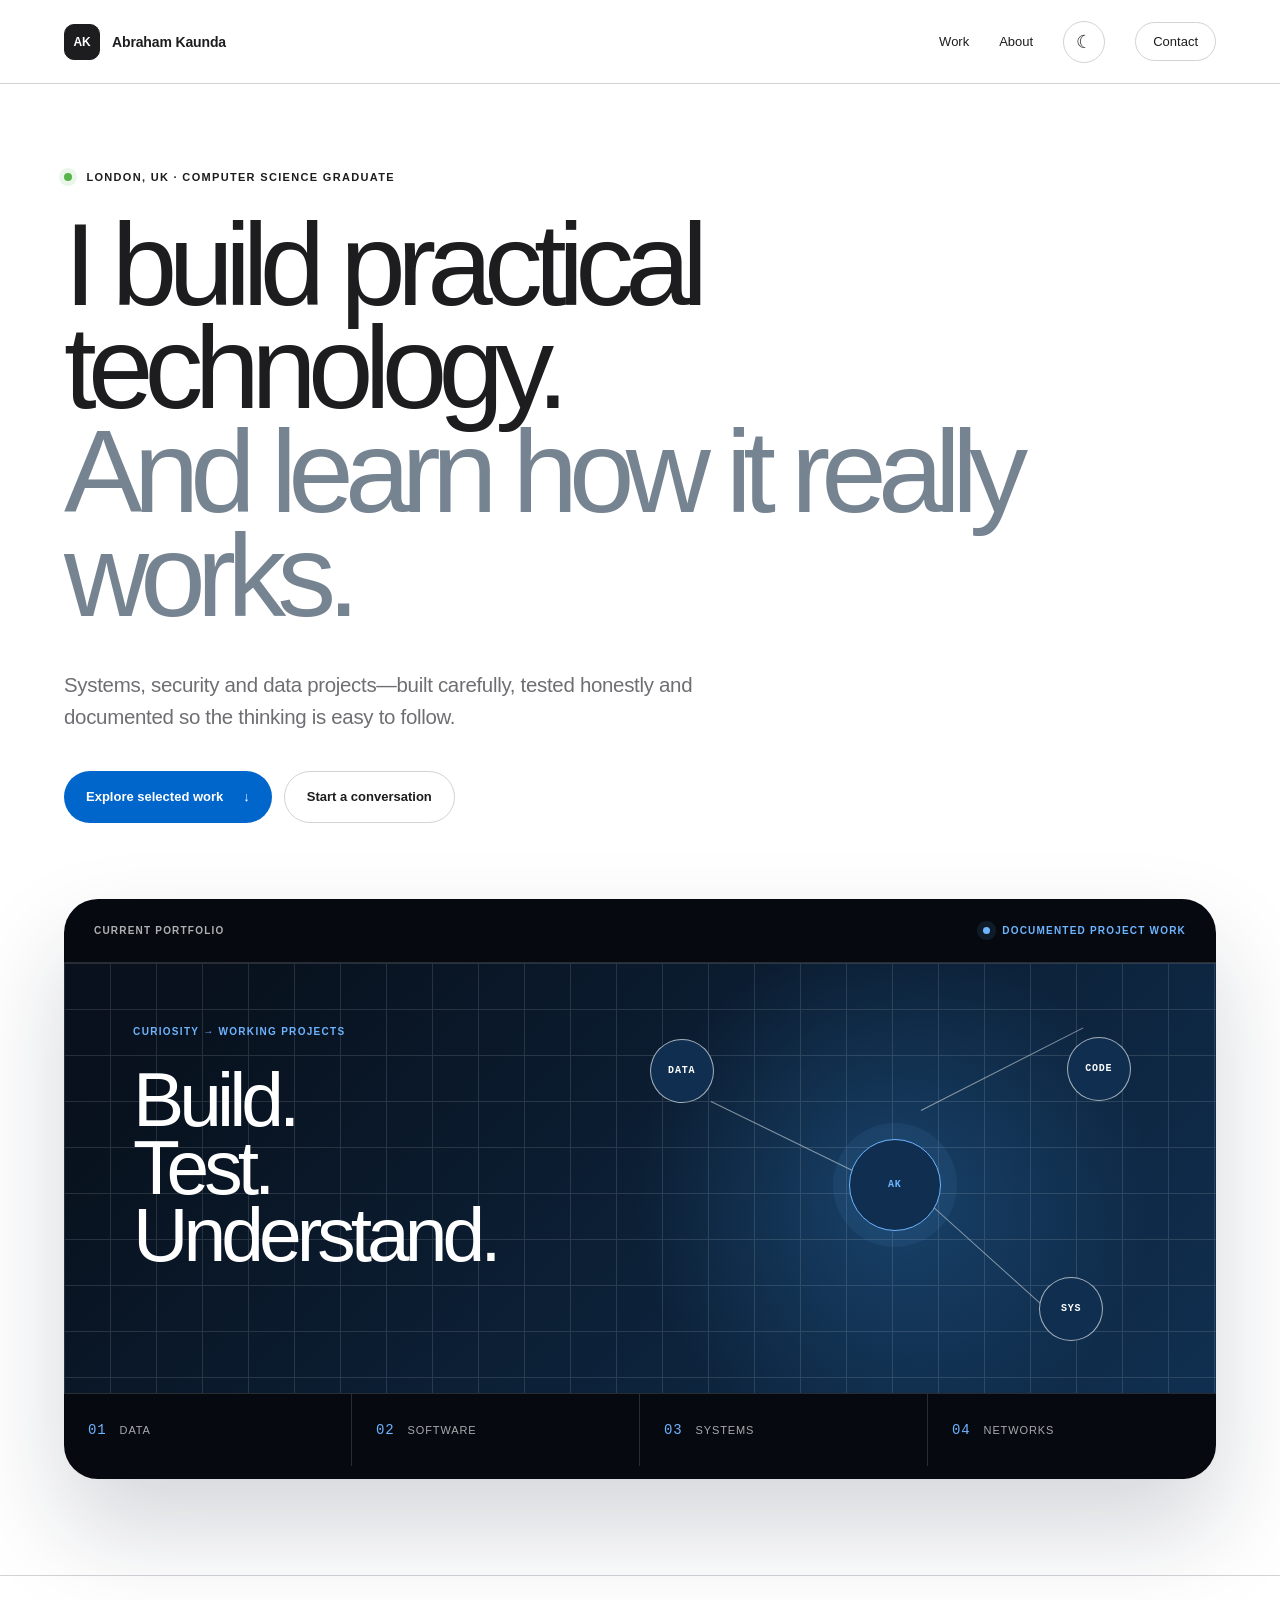
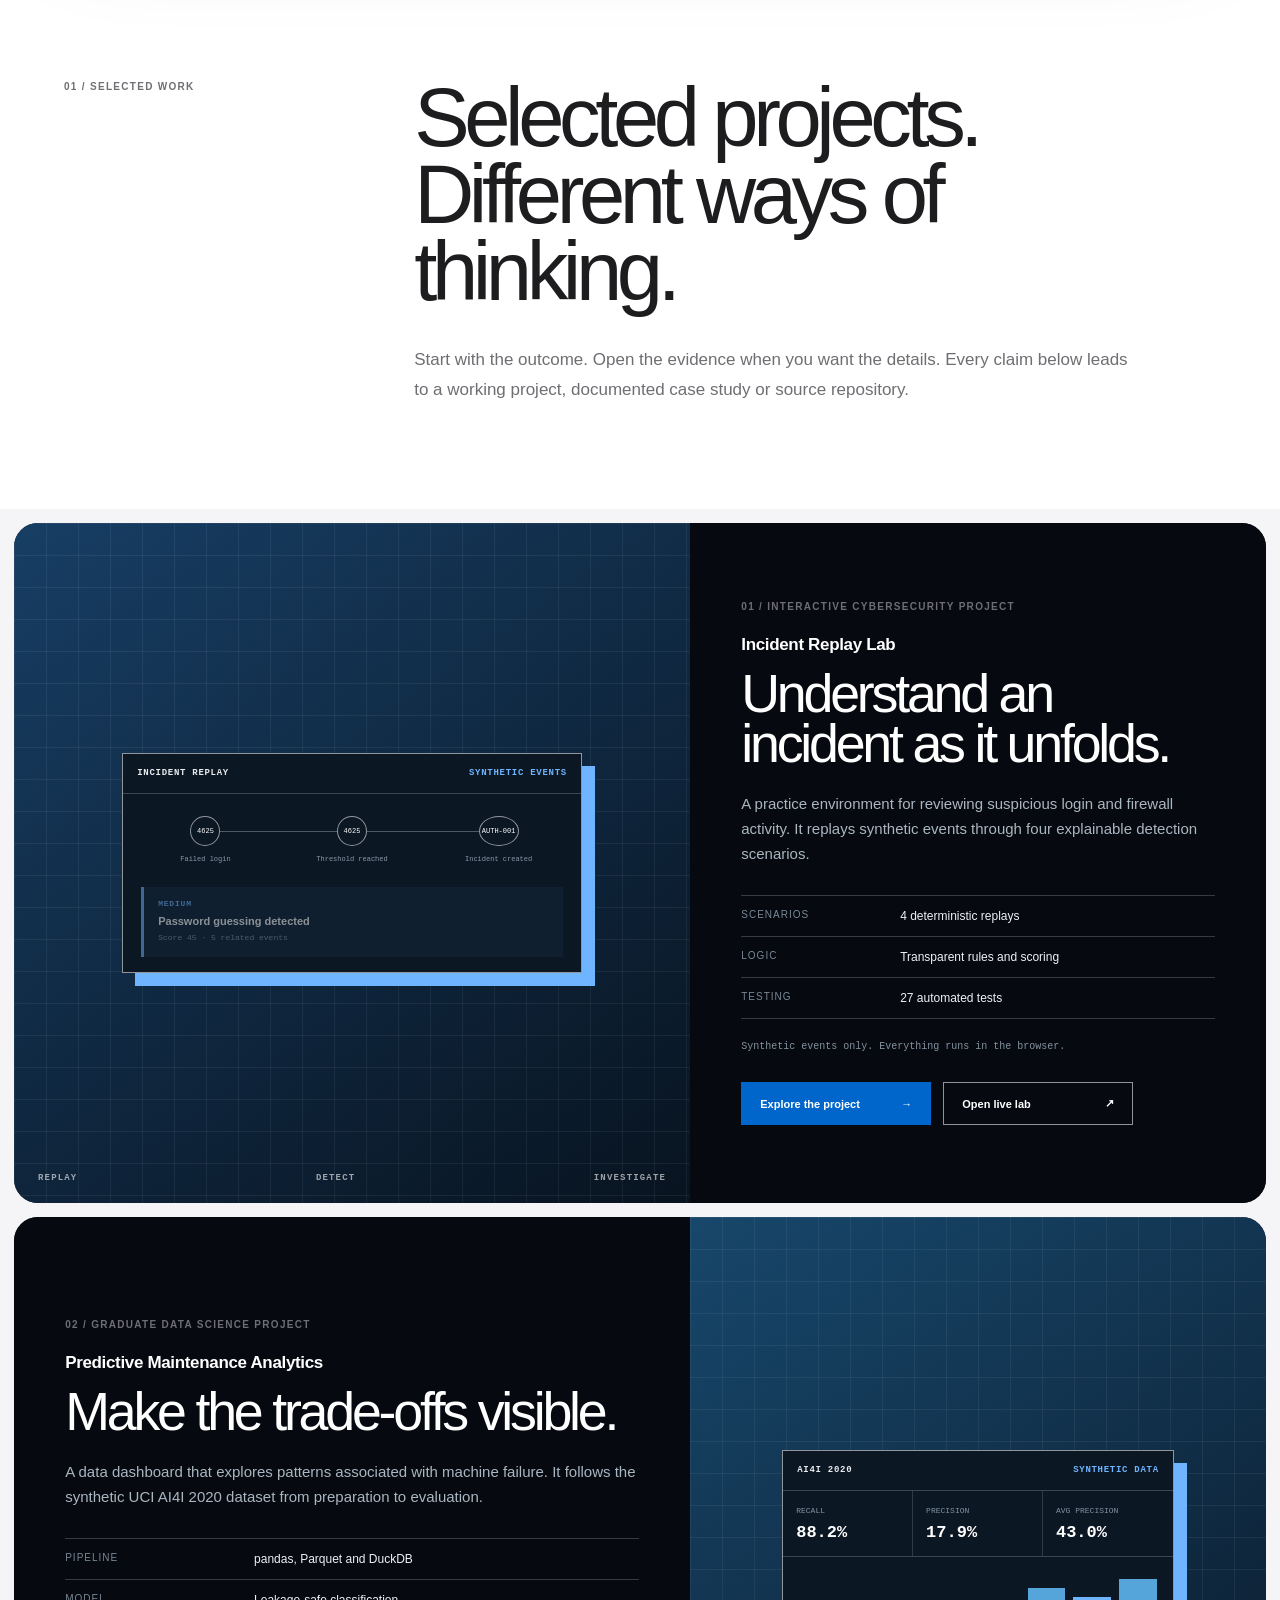
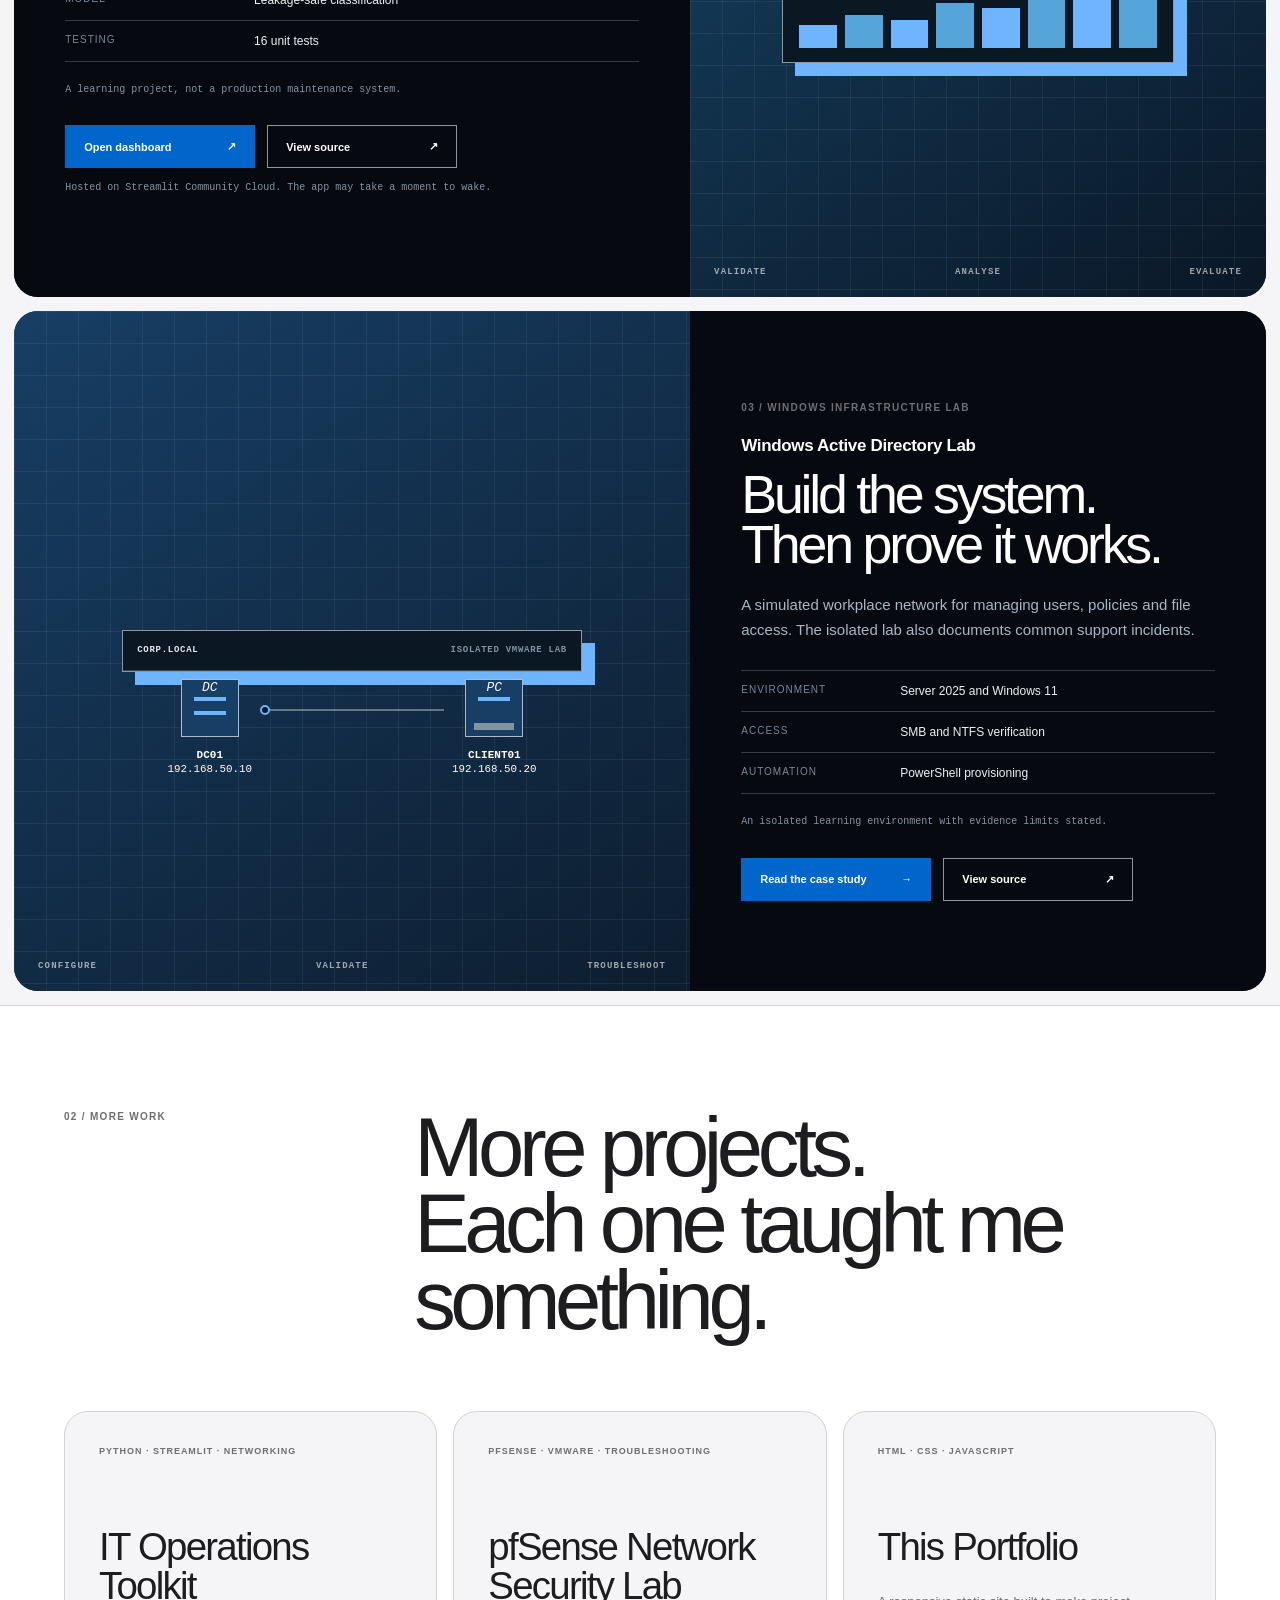
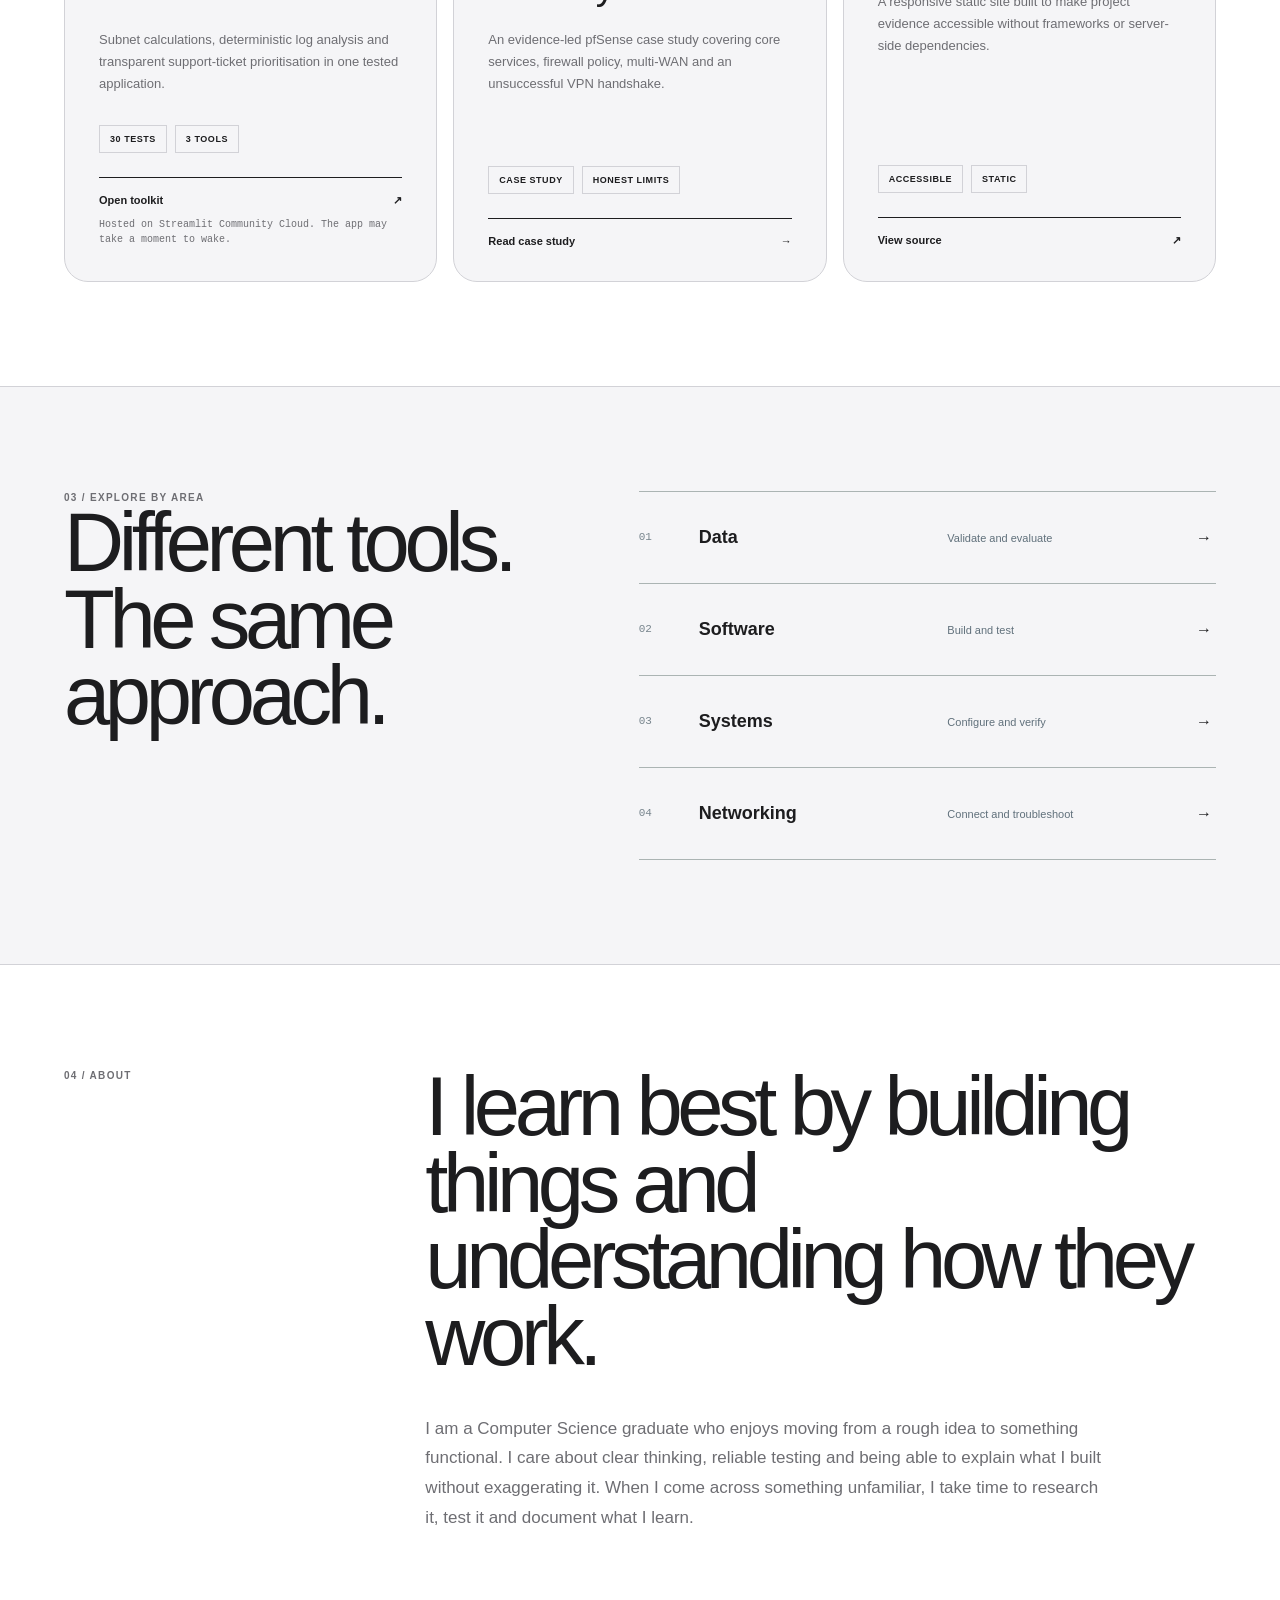
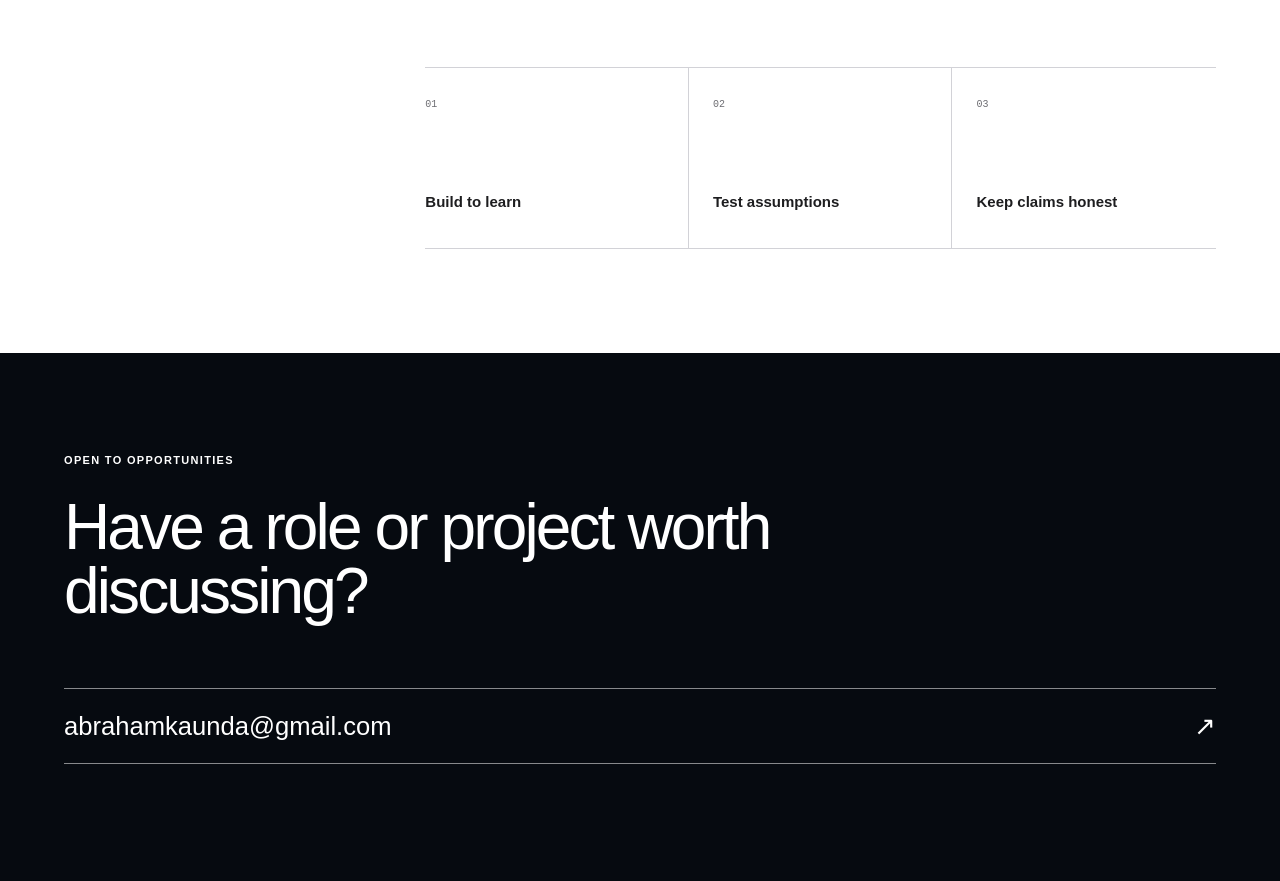
<file: index.html>
<!DOCTYPE html>
<html lang="en-GB">
  <head>
    <meta charset="utf-8">
    <meta name="viewport" content="width=device-width, initial-scale=1">
    <meta name="description" content="Portfolio of Abraham Kaunda, a Computer Science graduate building practical projects across systems, security and data.">
    <meta name="theme-color" content="#f5f5f7">
    <meta property="og:title" content="Abraham Kaunda | Computer Science Graduate &amp; Builder">
    <meta property="og:description" content="Practical systems, security and data projects by Abraham Kaunda, a London-based Computer Science graduate.">
    <meta property="og:type" content="website">
    <meta property="og:site_name" content="Abraham Kaunda Portfolio">
    <meta property="og:locale" content="en_GB">
    <meta property="og:url" content="https://abrahamkaunda-create.github.io/">
    <meta property="og:image" content="https://abrahamkaunda-create.github.io/assets/portfolio-social-preview.png">
    <meta property="og:image:width" content="1200">
    <meta property="og:image:height" content="630">
    <meta property="og:image:alt" content="Abraham Kaunda, Computer Science graduate — systems, security and data">
    <meta name="twitter:card" content="summary_large_image">
    <meta name="twitter:title" content="Abraham Kaunda | Computer Science Graduate &amp; Builder">
    <meta name="twitter:description" content="Practical systems, security and data projects by Abraham Kaunda.">
    <meta name="twitter:image" content="https://abrahamkaunda-create.github.io/assets/portfolio-social-preview.png">
    <meta name="twitter:image:alt" content="Abraham Kaunda, Computer Science graduate — systems, security and data">
    <title>Abraham Kaunda | Computer Science Graduate &amp; Builder</title>
    <link rel="canonical" href="https://abrahamkaunda-create.github.io/">
    <link rel="icon" href="assets/favicon.svg" type="image/svg+xml">
    <link rel="stylesheet" href="styles.css?v=20260813c">
    <link rel="stylesheet" href="studio-home.css?v=20260813c">
    <link rel="stylesheet" href="studio-system.css?v=20260813b">
  </head>
  <body class="studio-home">
    <a class="skip-link" href="#main-content">Skip to main content</a>

    <header class="site-header studio-header">
      <a class="brand" href="#top" aria-label="Abraham Kaunda - home">
        <span class="brand-mark">AK</span>
        <span>Abraham Kaunda</span>
      </a>
      <nav aria-label="Primary navigation">
        <a href="#work">Work</a>
        <a href="#about">About</a>
        <button class="theme-toggle" type="button" aria-label="Switch to dark mode" aria-pressed="false">
          <span class="theme-icon" aria-hidden="true">&#9790;</span>
        </button>
        <a class="nav-cta" href="mailto:abrahamkaunda@gmail.com">Contact</a>
      </nav>
    </header>

    <main id="main-content" tabindex="-1">
      <section class="studio-hero" id="top">
        <div class="studio-hero-copy">
          <p class="eyebrow"><span class="status-dot"></span> London, UK &middot; Computer Science graduate</p>
          <h1>I build practical technology.<span>And learn how it really works.</span></h1>
          <p class="studio-hero-intro">
            Systems, security and data projects&mdash;built carefully, tested
            honestly and documented so the thinking is easy to follow.
          </p>
          <div class="hero-actions">
            <a class="button button-primary" href="#work">Explore selected work <span aria-hidden="true">&darr;</span></a>
            <a class="button button-secondary" href="mailto:abrahamkaunda@gmail.com">Start a conversation</a>
          </div>
        </div>

        <div class="studio-hero-stage" aria-label="A visual overview of Abraham's project areas">
          <div class="studio-stage-top">
            <span>Current portfolio</span>
            <span><i></i> Documented project work</span>
          </div>
          <div class="studio-stage-display">
            <div class="studio-stage-message">
              <span>Curiosity &rarr; working projects</span>
              <strong>Build.<br>Test.<br>Understand.</strong>
            </div>
            <div class="studio-curiosity" aria-hidden="true">
              <span class="studio-curiosity-core">AK</span>
              <span class="studio-curiosity-node studio-curiosity-data">DATA</span>
              <span class="studio-curiosity-node studio-curiosity-code">CODE</span>
              <span class="studio-curiosity-node studio-curiosity-systems">SYS</span>
              <i class="studio-curiosity-line studio-curiosity-line-one"></i>
              <i class="studio-curiosity-line studio-curiosity-line-two"></i>
              <i class="studio-curiosity-line studio-curiosity-line-three"></i>
            </div>
          </div>
          <div class="studio-stage-index" aria-hidden="true">
            <span><b>01</b> Data</span>
            <span><b>02</b> Software</span>
            <span><b>03</b> Systems</span>
            <span><b>04</b> Networks</span>
          </div>
        </div>
      </section>

      <section class="studio-introduction section" aria-labelledby="studio-introduction-title">
        <p class="studio-section-number">01 / Selected work</p>
        <div>
          <h2 id="studio-introduction-title">Selected projects.<br>Different ways of thinking.</h2>
          <p>
            Start with the outcome. Open the evidence when you want the details.
            Every claim below leads to a working project, documented case study or source repository.
          </p>
        </div>
      </section>

      <section class="studio-work" id="work" aria-label="Selected projects">
        <article class="studio-project studio-project-incident" id="incident-project">
          <div class="studio-project-visual project-visual incident-visual" aria-hidden="true">
            <div class="incident-panel">
              <div class="incident-panel-bar">
                <span>Incident replay</span>
                <em>synthetic events</em>
              </div>
              <div class="incident-timeline">
                <span class="incident-event incident-event-one"><i>4625</i><b>Failed login</b></span>
                <span class="incident-event incident-event-two"><i>4625</i><b>Threshold reached</b></span>
                <span class="incident-event incident-event-three"><i>AUTH-001</i><b>Incident created</b></span>
              </div>
              <div class="incident-alert">
                <span>MEDIUM</span>
                <strong>Password guessing detected</strong>
                <small>Score 45 &middot; 5 related events</small>
              </div>
            </div>
            <div class="visual-caption incident-caption"><span>Replay</span><span>Detect</span><span>Investigate</span></div>
          </div>
          <div class="studio-project-copy">
            <p class="studio-project-number">01 / Interactive cybersecurity project</p>
            <p class="studio-project-name">Incident Replay Lab</p>
            <h3>Understand an incident as it unfolds.</h3>
            <p class="studio-project-summary">
              A practice environment for reviewing suspicious login and firewall
              activity. It replays synthetic events through four explainable detection scenarios.
            </p>
            <dl class="studio-facts">
              <div><dt>Scenarios</dt><dd>4 deterministic replays</dd></div>
              <div><dt>Logic</dt><dd>Transparent rules and scoring</dd></div>
              <div><dt>Testing</dt><dd>27 automated tests</dd></div>
            </dl>
            <p class="studio-honesty-note">Synthetic events only. Everything runs in the browser.</p>
            <div class="studio-project-actions">
              <a href="incident-replay-lab.html">Explore the project <span aria-hidden="true">&rarr;</span></a>
              <a href="https://abrahamkaunda-create.github.io/incident-replay-lab/" target="_blank" rel="noopener noreferrer">Open live lab <span aria-hidden="true">&#8599;</span></a>
            </div>
          </div>
        </article>

        <article class="studio-project studio-project-maintenance" id="data-project">
          <div class="studio-project-visual project-visual maintenance-visual" aria-hidden="true">
            <div class="maintenance-panel">
              <div class="maintenance-panel-bar">
                <span>AI4I 2020</span>
                <em>Synthetic data</em>
              </div>
              <div class="maintenance-metrics">
                <div><span>Recall</span><strong>88.2%</strong></div>
                <div><span>Precision</span><strong>17.9%</strong></div>
                <div><span>Avg precision</span><strong>43.0%</strong></div>
              </div>
              <div class="maintenance-chart">
                <i style="--bar-height: 31%"></i><i style="--bar-height: 45%"></i>
                <i style="--bar-height: 38%"></i><i style="--bar-height: 62%"></i>
                <i style="--bar-height: 55%"></i><i style="--bar-height: 82%"></i>
                <i style="--bar-height: 70%"></i><i style="--bar-height: 94%"></i>
              </div>
            </div>
            <div class="visual-caption maintenance-caption"><span>Validate</span><span>Analyse</span><span>Evaluate</span></div>
          </div>
          <div class="studio-project-copy">
            <p class="studio-project-number">02 / Graduate data science project</p>
            <p class="studio-project-name">Predictive Maintenance Analytics</p>
            <h3>Make the trade-offs visible.</h3>
            <p class="studio-project-summary">
              A data dashboard that explores patterns associated with machine failure.
              It follows the synthetic UCI AI4I 2020 dataset from preparation to evaluation.
            </p>
            <dl class="studio-facts">
              <div><dt>Pipeline</dt><dd>pandas, Parquet and DuckDB</dd></div>
              <div><dt>Model</dt><dd>Leakage-safe classification</dd></div>
              <div><dt>Testing</dt><dd>16 unit tests</dd></div>
            </dl>
            <p class="studio-honesty-note">A learning project, not a production maintenance system.</p>
            <div class="studio-project-actions">
              <a href="https://abrahamkaunda-predictive-maintenance.streamlit.app/" target="_blank" rel="noopener noreferrer">Open dashboard <span aria-hidden="true">&#8599;</span></a>
              <a href="https://github.com/abrahamkaunda-create/predictive-maintenance-analytics" target="_blank" rel="noopener noreferrer">View source <span aria-hidden="true">&#8599;</span></a>
            </div>
            <p class="streamlit-wake-note">Hosted on Streamlit Community Cloud. The app may take a moment to wake.</p>
          </div>
        </article>

        <article class="studio-project studio-project-ad" id="systems-project">
          <div class="studio-project-visual project-visual ad-visual" aria-hidden="true">
            <div class="ad-lab-panel">
              <div class="ad-lab-bar"><span>corp.local</span><em>isolated VMware lab</em></div>
              <div class="ad-lab-stage">
                <div class="ad-machine ad-server"><i>DC</i><strong>DC01</strong><small>192.168.50.10</small></div>
                <div class="ad-connection"><span></span><b></b></div>
                <div class="ad-machine ad-client"><i>PC</i><strong>CLIENT01</strong><small>192.168.50.20</small></div>
                <span class="ad-event ad-event-dns"><b>DNS</b><small>name resolved</small></span>
                <span class="ad-event ad-event-gpo"><b>GPO</b><small>policy applied</small></span>
                <span class="ad-event ad-event-smb"><b>SMB</b><small>access tested</small></span>
              </div>
            </div>
            <div class="visual-caption ad-caption"><span>Configure</span><span>Validate</span><span>Troubleshoot</span></div>
          </div>
          <div class="studio-project-copy">
            <p class="studio-project-number">03 / Windows infrastructure lab</p>
            <p class="studio-project-name">Windows Active Directory Lab</p>
            <h3>Build the system. Then prove it works.</h3>
            <p class="studio-project-summary">
              A simulated workplace network for managing users, policies and file
              access. The isolated lab also documents common support incidents.
            </p>
            <dl class="studio-facts">
              <div><dt>Environment</dt><dd>Server 2025 and Windows 11</dd></div>
              <div><dt>Access</dt><dd>SMB and NTFS verification</dd></div>
              <div><dt>Automation</dt><dd>PowerShell provisioning</dd></div>
            </dl>
            <p class="studio-honesty-note">An isolated learning environment with evidence limits stated.</p>
            <div class="studio-project-actions">
              <a href="windows-ad-lab.html">Read the case study <span aria-hidden="true">&rarr;</span></a>
              <a href="https://github.com/abrahamkaunda-create/windows-ad-lab" target="_blank" rel="noopener noreferrer">View source <span aria-hidden="true">&#8599;</span></a>
            </div>
          </div>
        </article>
      </section>

      <section class="studio-more section" aria-labelledby="more-work-title">
        <div class="studio-more-heading">
          <p class="studio-section-number">02 / More work</p>
          <h2 id="more-work-title">More projects.<br>Each one taught me something.</h2>
        </div>
        <div class="studio-more-grid">
          <article>
            <span>Python &middot; Streamlit &middot; Networking</span>
            <h3>IT Operations Toolkit</h3>
            <p>Subnet calculations, deterministic log analysis and transparent support-ticket prioritisation in one tested application.</p>
            <div><b>30 tests</b><b>3 tools</b></div>
            <a href="https://it-operations-toolkit-apygrmvbleecnclt6dmgfc.streamlit.app/" target="_blank" rel="noopener noreferrer">Open toolkit <span aria-hidden="true">&#8599;</span></a>
            <p class="streamlit-wake-note">Hosted on Streamlit Community Cloud. The app may take a moment to wake.</p>
          </article>
          <article>
            <span>pfSense &middot; VMware &middot; Troubleshooting</span>
            <h3>pfSense Network Security Lab</h3>
            <p>An evidence-led pfSense case study covering core services, firewall policy, multi-WAN and an unsuccessful VPN handshake.</p>
            <div><b>Case study</b><b>Honest limits</b></div>
            <a href="pfsense-project.html">Read case study <span aria-hidden="true">&rarr;</span></a>
          </article>
          <article>
            <span>HTML &middot; CSS &middot; JavaScript</span>
            <h3>This Portfolio</h3>
            <p>A responsive static site built to make project evidence accessible without frameworks or server-side dependencies.</p>
            <div><b>Accessible</b><b>Static</b></div>
            <a href="https://github.com/abrahamkaunda-create/abrahamkaunda-create.github.io" target="_blank" rel="noopener noreferrer">View source <span aria-hidden="true">&#8599;</span></a>
          </article>
        </div>
      </section>

      <section class="studio-capabilities section" aria-labelledby="capabilities-title">
        <div>
          <p class="studio-section-number">03 / Explore by area</p>
          <h2 id="capabilities-title">Different tools.<br>The same approach.</h2>
        </div>
        <div class="studio-capability-list">
          <a href="#data-project"><span>01</span><strong>Data</strong><small>Validate and evaluate</small><i aria-hidden="true">&rarr;</i></a>
          <a href="#incident-project"><span>02</span><strong>Software</strong><small>Build and test</small><i aria-hidden="true">&rarr;</i></a>
          <a href="#systems-project"><span>03</span><strong>Systems</strong><small>Configure and verify</small><i aria-hidden="true">&rarr;</i></a>
          <a href="pfsense-project.html"><span>04</span><strong>Networking</strong><small>Connect and troubleshoot</small><i aria-hidden="true">&rarr;</i></a>
        </div>
      </section>

      <section class="studio-about section" id="about" aria-labelledby="about-title">
        <p class="studio-section-number">04 / About</p>
        <div class="studio-about-copy">
          <h2 id="about-title">I learn best by building things and understanding how they work.</h2>
          <p>
            I am a Computer Science graduate who enjoys moving from a rough idea
            to something functional. I care about clear thinking, reliable testing
            and being able to explain what I built without exaggerating it. When I
            come across something unfamiliar, I take time to research it, test it
            and document what I learn.
          </p>
        </div>
        <div class="studio-principles">
          <div><span>01</span><strong>Build to learn</strong></div>
          <div><span>02</span><strong>Test assumptions</strong></div>
          <div><span>03</span><strong>Keep claims honest</strong></div>
        </div>
      </section>
    </main>

    <footer class="studio-footer">
      <div>
        <p class="eyebrow">Open to opportunities</p>
        <h2>Have a role or project worth discussing?</h2>
      </div>
      <a class="footer-email" href="mailto:abrahamkaunda@gmail.com">abrahamkaunda@gmail.com <span aria-hidden="true">&#8599;</span></a>
      <p class="footer-bottom">
        <span>&copy; <span data-current-year>2026</span> Abraham Kaunda</span>
        <a href="https://github.com/abrahamkaunda-create" target="_blank" rel="noopener noreferrer">GitHub &#8599;</a>
        <span>London, United Kingdom</span>
      </p>
    </footer>

    <script src="script.js?v=20260813b"></script>
    <script src="studio-home.js?v=20260813b"></script>
  </body>
</html>
</file>
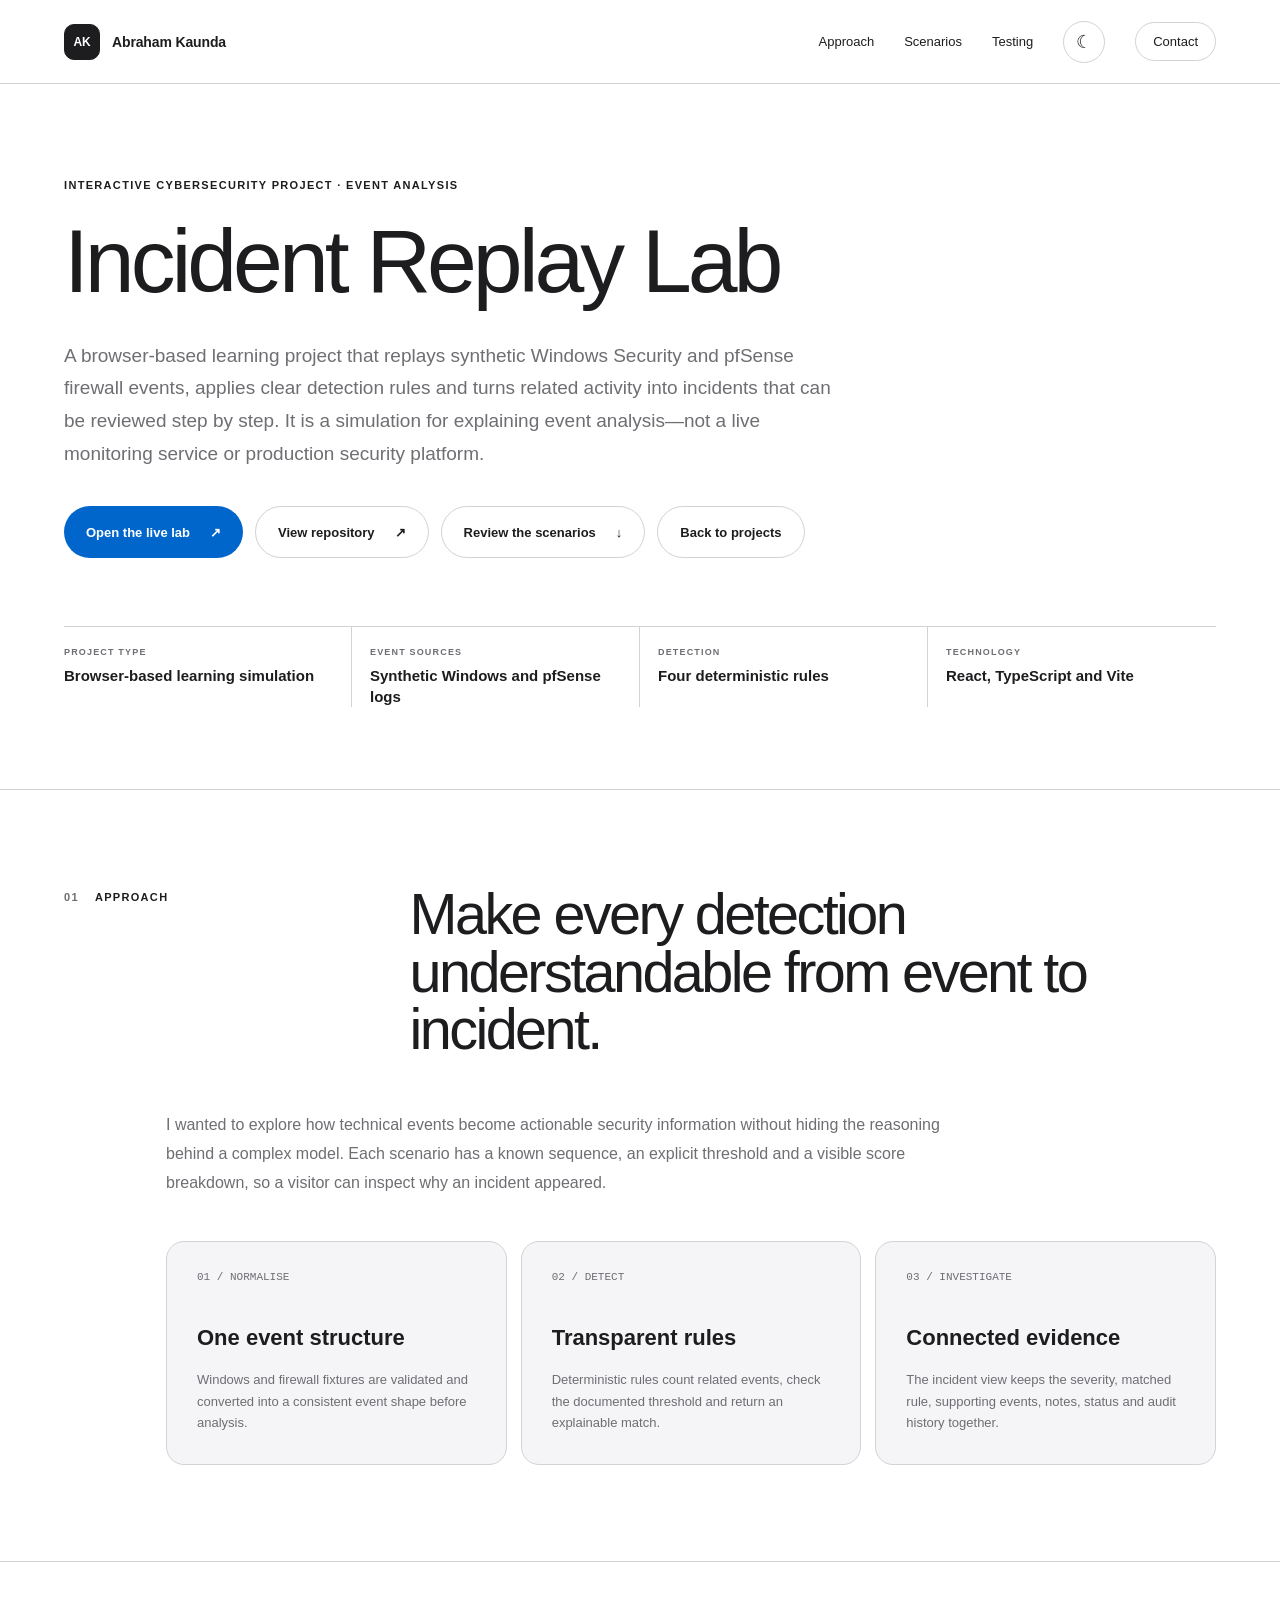
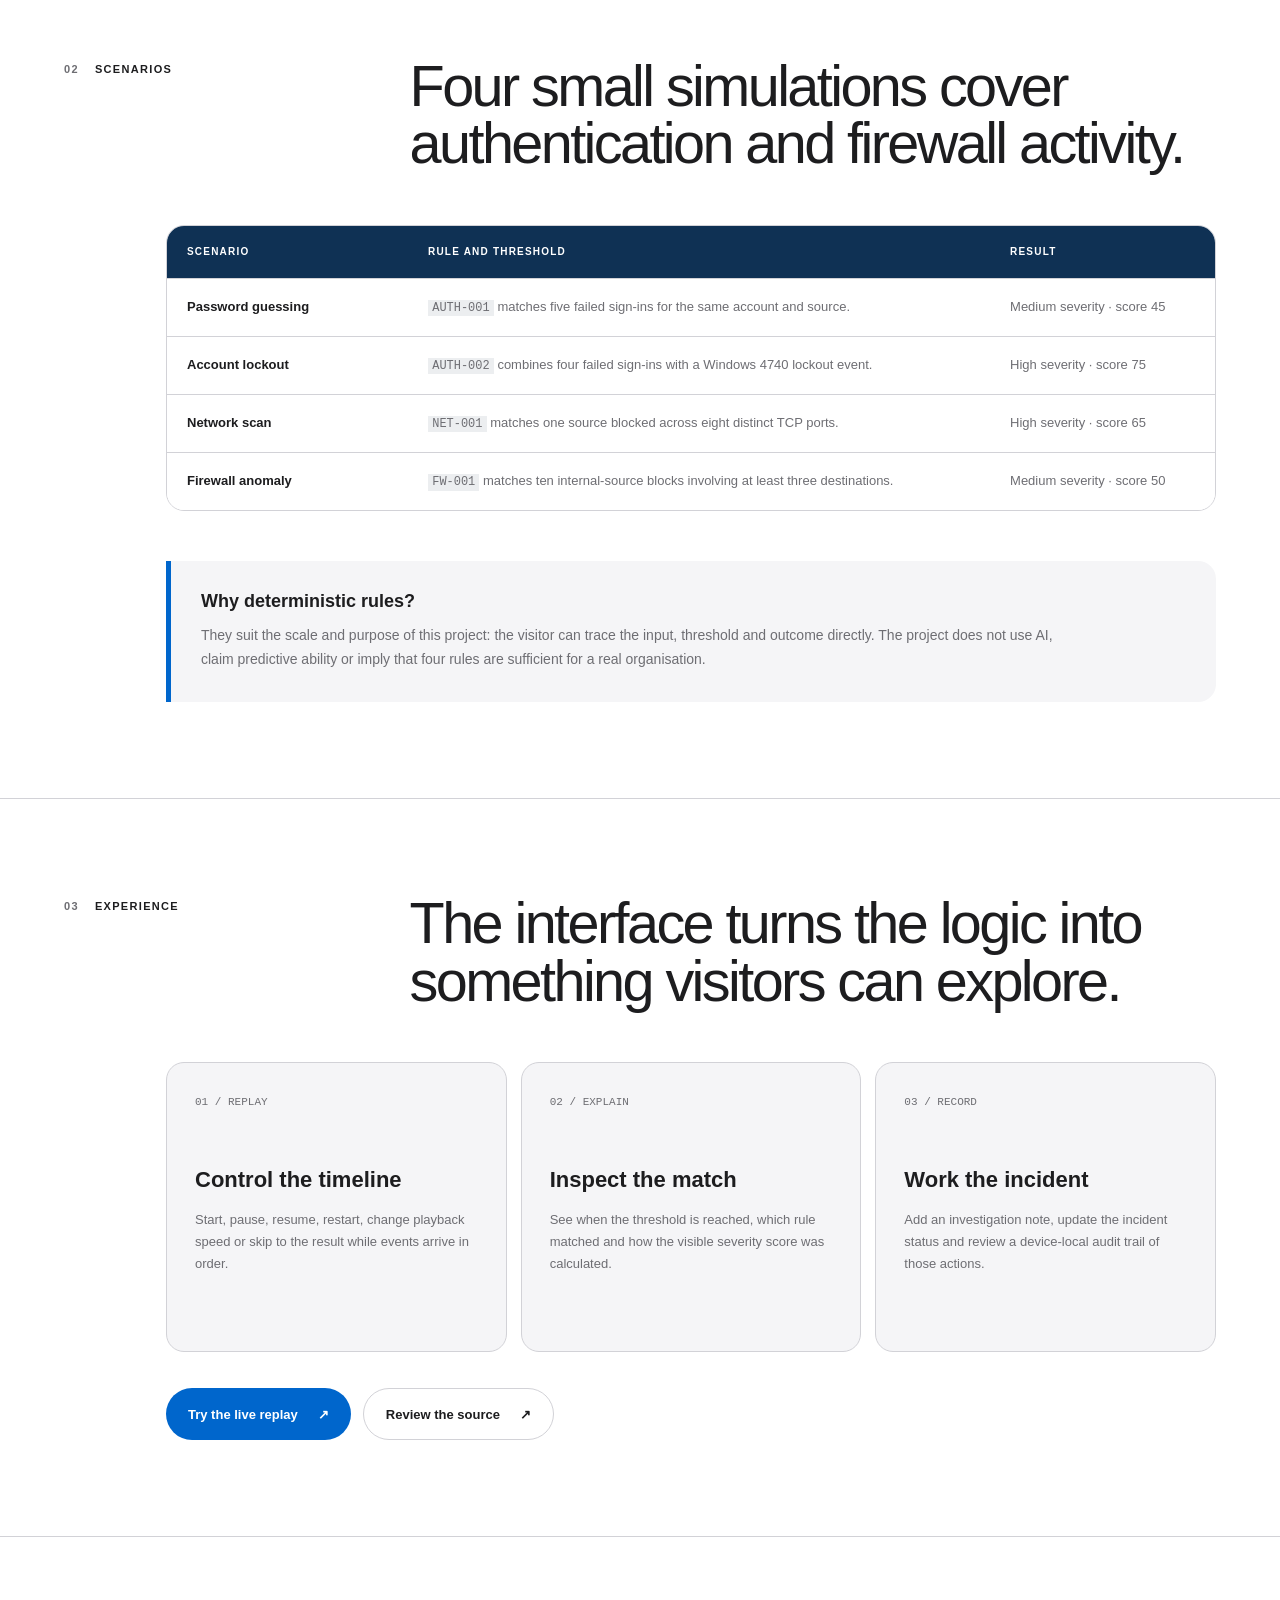
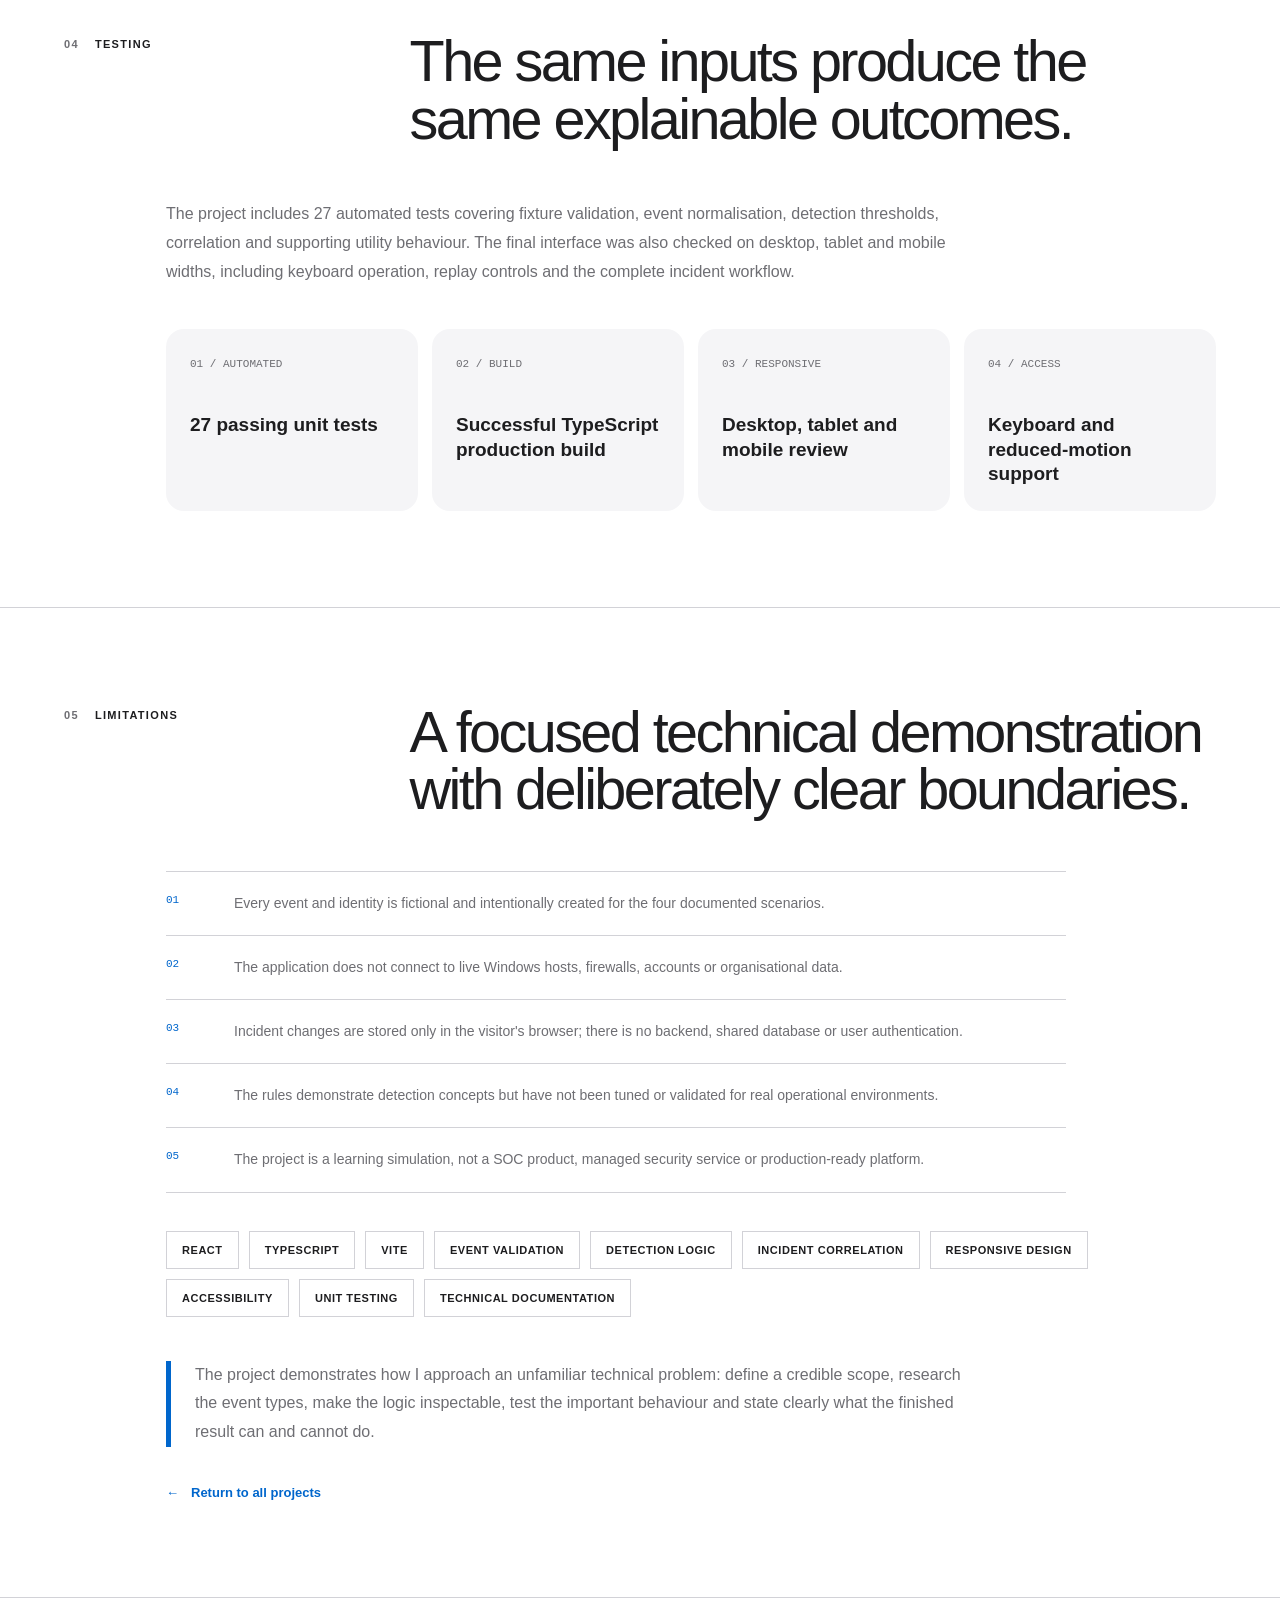
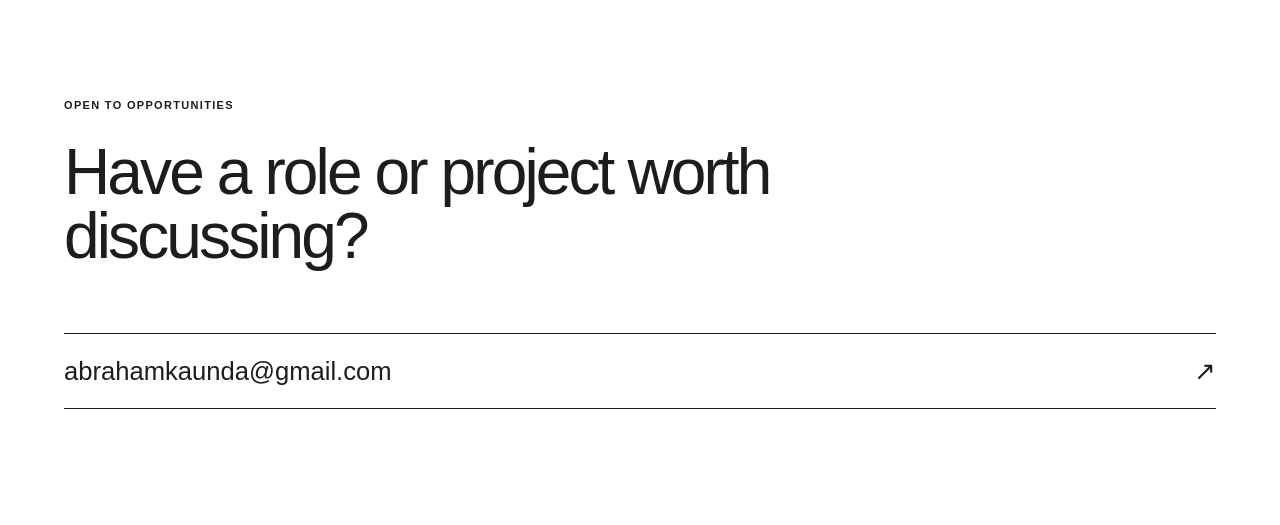
<file: incident-replay-lab.html>
<!doctype html>
<html lang="en-GB">
  <head>
    <meta charset="utf-8">
    <meta name="viewport" content="width=device-width, initial-scale=1">
    <meta name="description" content="Abraham Kaunda's browser-based incident replay lab using synthetic Windows Security and pfSense events, explainable detection rules, React and TypeScript.">
    <meta name="theme-color" content="#f5f5f7">
    <meta property="og:title" content="Incident Replay Lab | Abraham Kaunda">
    <meta property="og:description" content="An interactive lab for replaying synthetic technical events and examining transparent incident-detection logic.">
    <meta property="og:type" content="article">
    <meta property="og:site_name" content="Abraham Kaunda Portfolio">
    <meta property="og:locale" content="en_GB">
    <meta property="og:url" content="https://abrahamkaunda-create.github.io/incident-replay-lab.html">
    <meta property="og:image" content="https://abrahamkaunda-create.github.io/assets/portfolio-social-preview.png">
    <meta property="og:image:width" content="1200">
    <meta property="og:image:height" content="630">
    <meta property="og:image:alt" content="Abraham Kaunda, Computer Science graduate — systems, security and data">
    <meta name="twitter:card" content="summary_large_image">
    <meta name="twitter:title" content="Incident Replay Lab | Abraham Kaunda">
    <meta name="twitter:description" content="An interactive lab for replaying synthetic technical events and examining transparent incident-detection logic.">
    <meta name="twitter:image" content="https://abrahamkaunda-create.github.io/assets/portfolio-social-preview.png">
    <meta name="twitter:image:alt" content="Abraham Kaunda, Computer Science graduate — systems, security and data">
    <title>Incident Replay Lab | Abraham Kaunda</title>
    <link rel="canonical" href="https://abrahamkaunda-create.github.io/incident-replay-lab.html">
    <link rel="icon" href="assets/favicon.svg" type="image/svg+xml">
    <link rel="stylesheet" href="styles.css?v=20260813c">
    <link rel="stylesheet" href="studio-case.css?v=20260813c">
    <link rel="stylesheet" href="studio-system.css?v=20260813b">
  </head>
  <body class="studio-case-page">
    <a class="skip-link" href="#main-content">Skip to main content</a>
    <header class="site-header">
      <a class="brand" href="index.html#top" aria-label="Return to Abraham Kaunda's portfolio">
        <span class="brand-mark">AK</span>
        <span>Abraham Kaunda</span>
      </a>
      <nav aria-label="Primary navigation">
        <a href="#approach">Approach</a>
        <a href="#scenarios">Scenarios</a>
        <a href="#testing">Testing</a>
        <button class="theme-toggle" type="button" aria-label="Switch to dark mode" aria-pressed="false">
          <span class="theme-icon" aria-hidden="true">☾</span>
        </button>
        <a class="nav-cta" href="mailto:abrahamkaunda@gmail.com">Contact</a>
      </nav>
    </header>

    <main id="main-content" tabindex="-1">
      <section class="case-hero">
        <p class="eyebrow">Interactive cybersecurity project · Event analysis</p>
        <h1>Incident Replay Lab</h1>
        <p class="case-lead">
          A browser-based learning project that replays synthetic Windows Security
          and pfSense firewall events, applies clear detection rules and turns
          related activity into incidents that can be reviewed step by step.
          It is a simulation for explaining event analysis—not a live monitoring
          service or production security platform.
        </p>
        <div class="case-actions">
          <a class="button button-primary" href="https://abrahamkaunda-create.github.io/incident-replay-lab/" target="_blank" rel="noopener noreferrer">Open the live lab <span aria-hidden="true">↗</span></a>
          <a class="button button-secondary" href="https://github.com/abrahamkaunda-create/incident-replay-lab" target="_blank" rel="noopener noreferrer">View repository <span aria-hidden="true">↗</span></a>
          <a class="button button-secondary" href="#scenarios">Review the scenarios <span aria-hidden="true">↓</span></a>
          <a class="button button-secondary" href="index.html#work">Back to projects</a>
        </div>
        <div class="case-meta" aria-label="Project summary">
          <div><span>Project type</span><strong>Browser-based learning simulation</strong></div>
          <div><span>Event sources</span><strong>Synthetic Windows and pfSense logs</strong></div>
          <div><span>Detection</span><strong>Four deterministic rules</strong></div>
          <div><span>Technology</span><strong>React, TypeScript and Vite</strong></div>
        </div>
      </section>

      <section class="case-section" id="approach">
        <div class="case-section-heading">
          <div class="section-label"><span>01</span> Approach</div>
          <h2>Make every detection understandable from event to incident.</h2>
        </div>
        <div class="case-body">
          <p>
            I wanted to explore how technical events become actionable security
            information without hiding the reasoning behind a complex model. Each
            scenario has a known sequence, an explicit threshold and a visible
            score breakdown, so a visitor can inspect why an incident appeared.
          </p>
          <div class="scope-grid scope-grid-three">
            <article class="scope-card">
              <span class="card-kicker">01 / NORMALISE</span>
              <h3>One event structure</h3>
              <p>Windows and firewall fixtures are validated and converted into a consistent event shape before analysis.</p>
            </article>
            <article class="scope-card">
              <span class="card-kicker">02 / DETECT</span>
              <h3>Transparent rules</h3>
              <p>Deterministic rules count related events, check the documented threshold and return an explainable match.</p>
            </article>
            <article class="scope-card">
              <span class="card-kicker">03 / INVESTIGATE</span>
              <h3>Connected evidence</h3>
              <p>The incident view keeps the severity, matched rule, supporting events, notes, status and audit history together.</p>
            </article>
          </div>
        </div>
      </section>

      <section class="case-section" id="scenarios">
        <div class="case-section-heading">
          <div class="section-label"><span>02</span> Scenarios</div>
          <h2>Four small simulations cover authentication and firewall activity.</h2>
        </div>
        <div class="case-body">
          <div class="evidence-table-wrap" tabindex="0" aria-label="Scrollable detection-scenario table">
            <table class="evidence-table">
              <thead>
                <tr><th scope="col">Scenario</th><th scope="col">Rule and threshold</th><th scope="col">Result</th></tr>
              </thead>
              <tbody>
                <tr><th scope="row">Password guessing</th><td><code>AUTH-001</code> matches five failed sign-ins for the same account and source.</td><td>Medium severity · score 45</td></tr>
                <tr><th scope="row">Account lockout</th><td><code>AUTH-002</code> combines four failed sign-ins with a Windows 4740 lockout event.</td><td>High severity · score 75</td></tr>
                <tr><th scope="row">Network scan</th><td><code>NET-001</code> matches one source blocked across eight distinct TCP ports.</td><td>High severity · score 65</td></tr>
                <tr><th scope="row">Firewall anomaly</th><td><code>FW-001</code> matches ten internal-source blocks involving at least three destinations.</td><td>Medium severity · score 50</td></tr>
              </tbody>
            </table>
          </div>
          <aside class="evidence-note">
            <h3>Why deterministic rules?</h3>
            <p>
              They suit the scale and purpose of this project: the visitor can
              trace the input, threshold and outcome directly. The project does
              not use AI, claim predictive ability or imply that four rules are
              sufficient for a real organisation.
            </p>
          </aside>
        </div>
      </section>

      <section class="case-section" id="experience">
        <div class="case-section-heading">
          <div class="section-label"><span>03</span> Experience</div>
          <h2>The interface turns the logic into something visitors can explore.</h2>
        </div>
        <div class="case-body">
          <div class="diagnostic-grid">
            <article class="diagnostic-card">
              <span>01 / REPLAY</span>
              <h3>Control the timeline</h3>
              <p>Start, pause, resume, restart, change playback speed or skip to the result while events arrive in order.</p>
            </article>
            <article class="diagnostic-card">
              <span>02 / EXPLAIN</span>
              <h3>Inspect the match</h3>
              <p>See when the threshold is reached, which rule matched and how the visible severity score was calculated.</p>
            </article>
            <article class="diagnostic-card">
              <span>03 / RECORD</span>
              <h3>Work the incident</h3>
              <p>Add an investigation note, update the incident status and review a device-local audit trail of those actions.</p>
            </article>
          </div>
          <div class="case-actions">
            <a class="button button-primary" href="https://abrahamkaunda-create.github.io/incident-replay-lab/" target="_blank" rel="noopener noreferrer">Try the live replay <span aria-hidden="true">↗</span></a>
            <a class="button button-secondary" href="https://github.com/abrahamkaunda-create/incident-replay-lab" target="_blank" rel="noopener noreferrer">Review the source <span aria-hidden="true">↗</span></a>
          </div>
        </div>
      </section>

      <section class="case-section" id="testing">
        <div class="case-section-heading">
          <div class="section-label"><span>04</span> Testing</div>
          <h2>The same inputs produce the same explainable outcomes.</h2>
        </div>
        <div class="case-body">
          <p>
            The project includes 27 automated tests covering fixture validation,
            event normalisation, detection thresholds, correlation and supporting
            utility behaviour. The final interface was also checked on desktop,
            tablet and mobile widths, including keyboard operation, replay controls
            and the complete incident workflow.
          </p>
          <div class="case-facts">
            <article class="case-fact"><span>01 / AUTOMATED</span><strong>27 passing unit tests</strong></article>
            <article class="case-fact"><span>02 / BUILD</span><strong>Successful TypeScript production build</strong></article>
            <article class="case-fact"><span>03 / RESPONSIVE</span><strong>Desktop, tablet and mobile review</strong></article>
            <article class="case-fact"><span>04 / ACCESS</span><strong>Keyboard and reduced-motion support</strong></article>
          </div>
        </div>
      </section>

      <section class="case-section" id="limitations">
        <div class="case-section-heading">
          <div class="section-label"><span>05</span> Limitations</div>
          <h2>A focused technical demonstration with deliberately clear boundaries.</h2>
        </div>
        <div class="case-body">
          <ul class="limitations-list">
            <li><span>01</span><div>Every event and identity is fictional and intentionally created for the four documented scenarios.</div></li>
            <li><span>02</span><div>The application does not connect to live Windows hosts, firewalls, accounts or organisational data.</div></li>
            <li><span>03</span><div>Incident changes are stored only in the visitor's browser; there is no backend, shared database or user authentication.</div></li>
            <li><span>04</span><div>The rules demonstrate detection concepts but have not been tuned or validated for real operational environments.</div></li>
            <li><span>05</span><div>The project is a learning simulation, not a SOC product, managed security service or production-ready platform.</div></li>
          </ul>
          <div class="skills-demonstrated" aria-label="Skills demonstrated by the project">
            <span>React</span>
            <span>TypeScript</span>
            <span>Vite</span>
            <span>Event validation</span>
            <span>Detection logic</span>
            <span>Incident correlation</span>
            <span>Responsive design</span>
            <span>Accessibility</span>
            <span>Unit testing</span>
            <span>Technical documentation</span>
          </div>
          <p class="case-closing">
            The project demonstrates how I approach an unfamiliar technical
            problem: define a credible scope, research the event types, make the
            logic inspectable, test the important behaviour and state clearly
            what the finished result can and cannot do.
          </p>
          <a class="case-return" href="index.html#work"><span aria-hidden="true">←</span> Return to all projects</a>
        </div>
      </section>
    </main>

    <footer>
      <div>
        <p class="eyebrow">Open to opportunities</p>
        <h2>Have a role or project worth discussing?</h2>
      </div>
      <a class="footer-email" href="mailto:abrahamkaunda@gmail.com">abrahamkaunda@gmail.com <span aria-hidden="true">↗</span></a>
      <p class="footer-bottom">© <span data-current-year>2026</span> Abraham Kaunda <a href="https://github.com/abrahamkaunda-create" target="_blank" rel="noopener noreferrer">GitHub <span aria-hidden="true">↗</span></a><span>London, United Kingdom</span></p>
    </footer>
    <script src="script.js?v=20260813b"></script>
  </body>
</html>
</file>
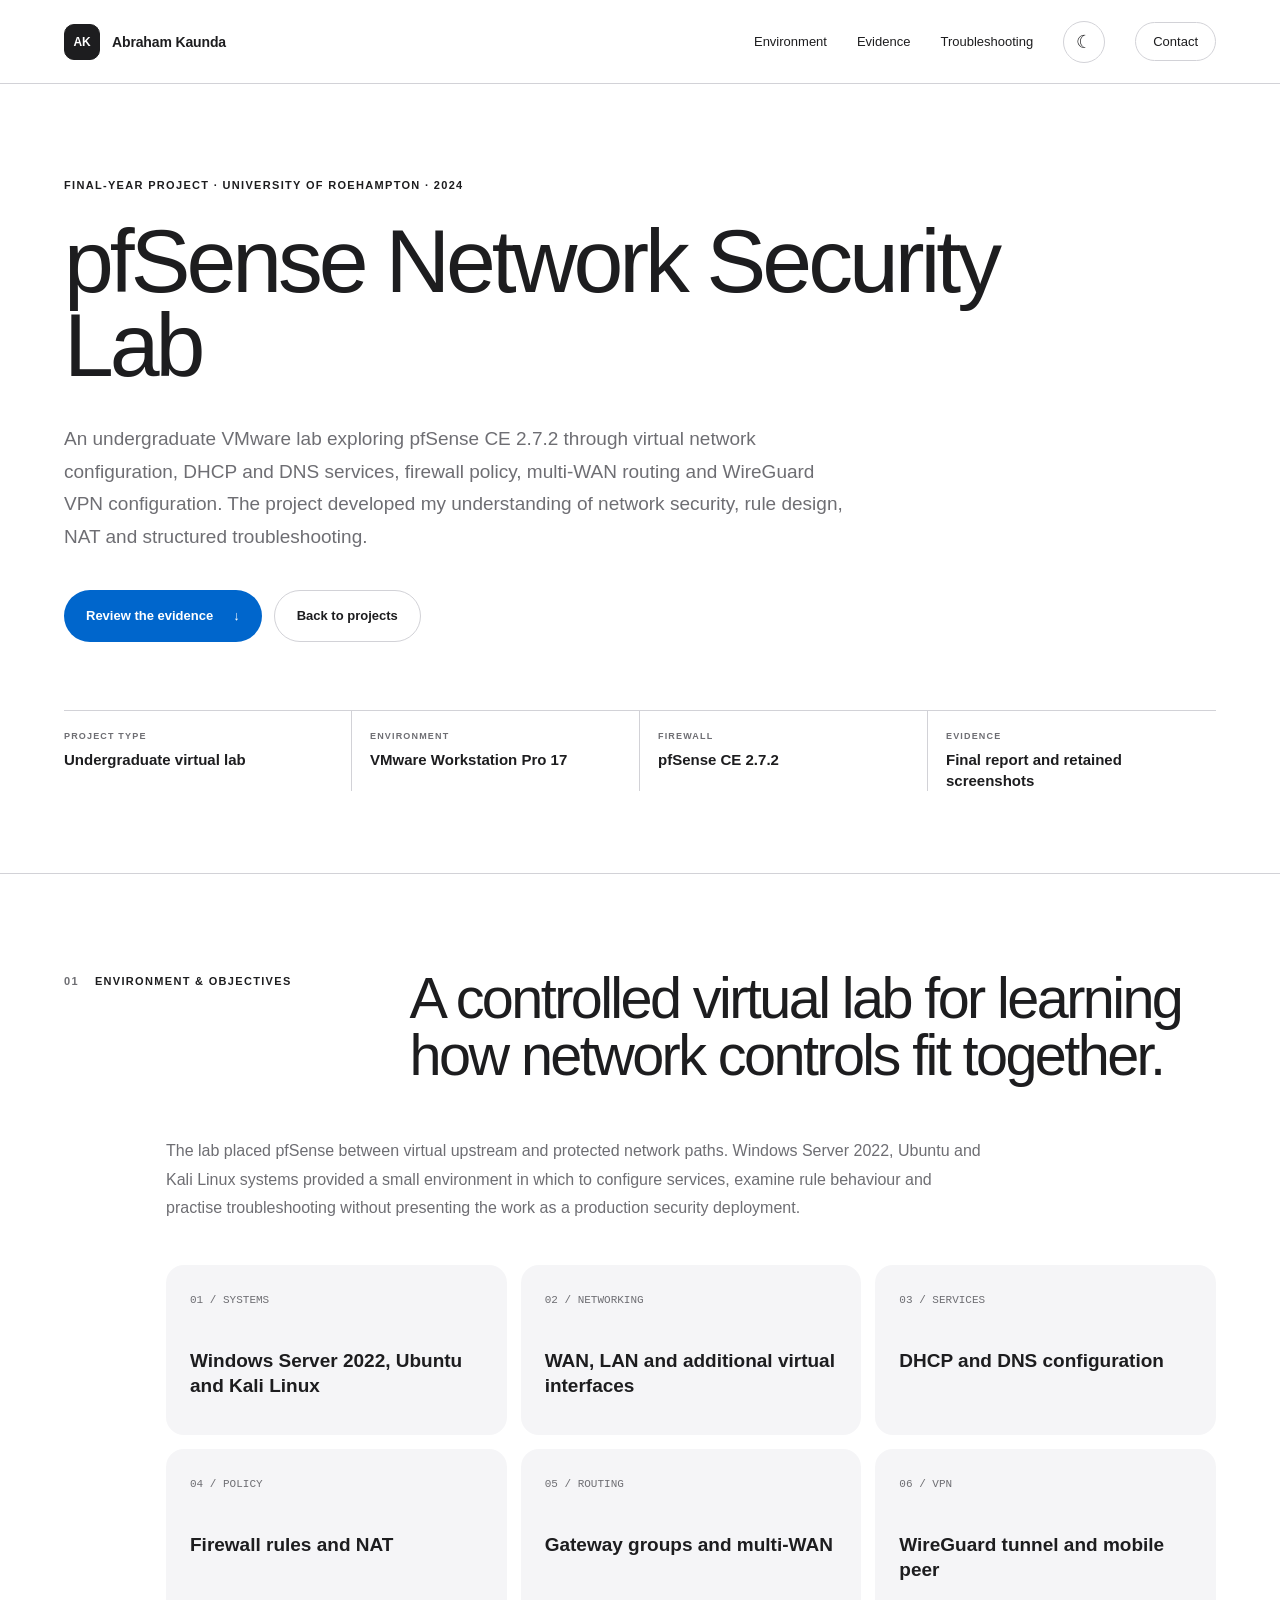
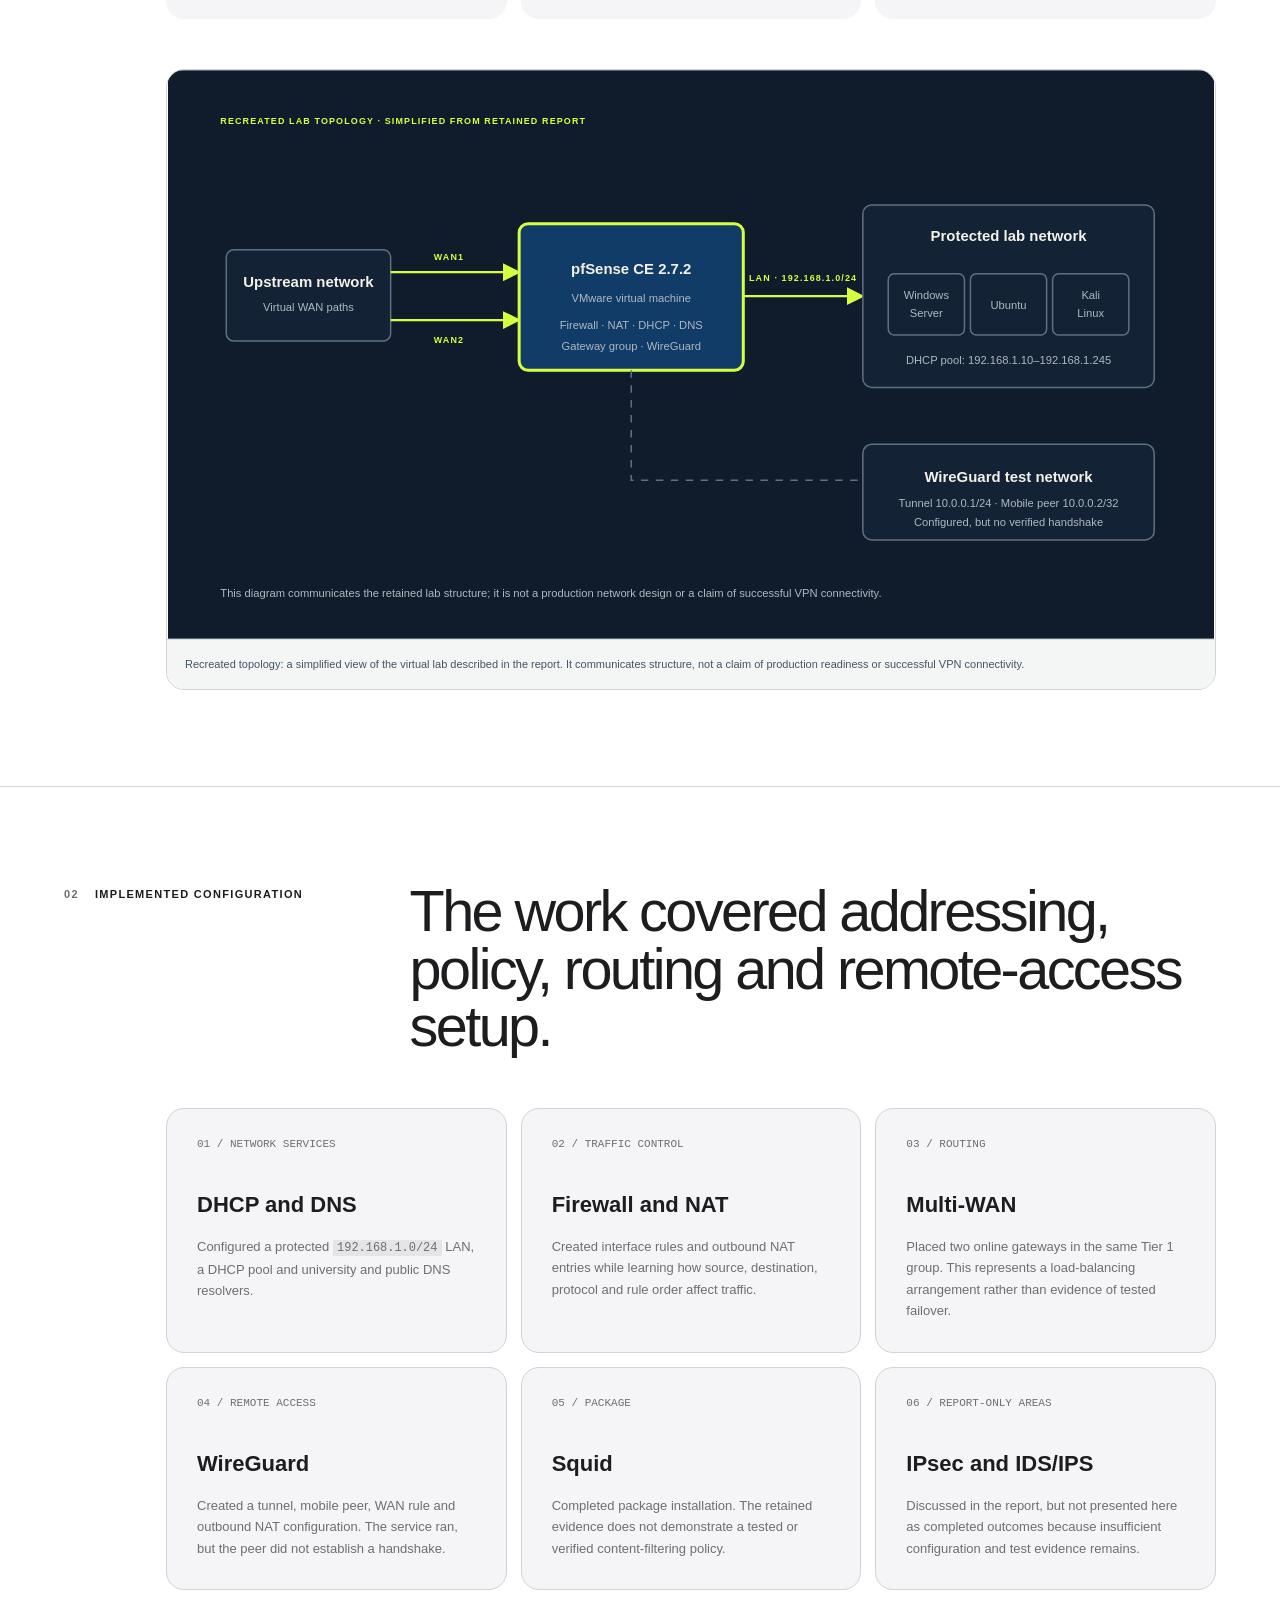
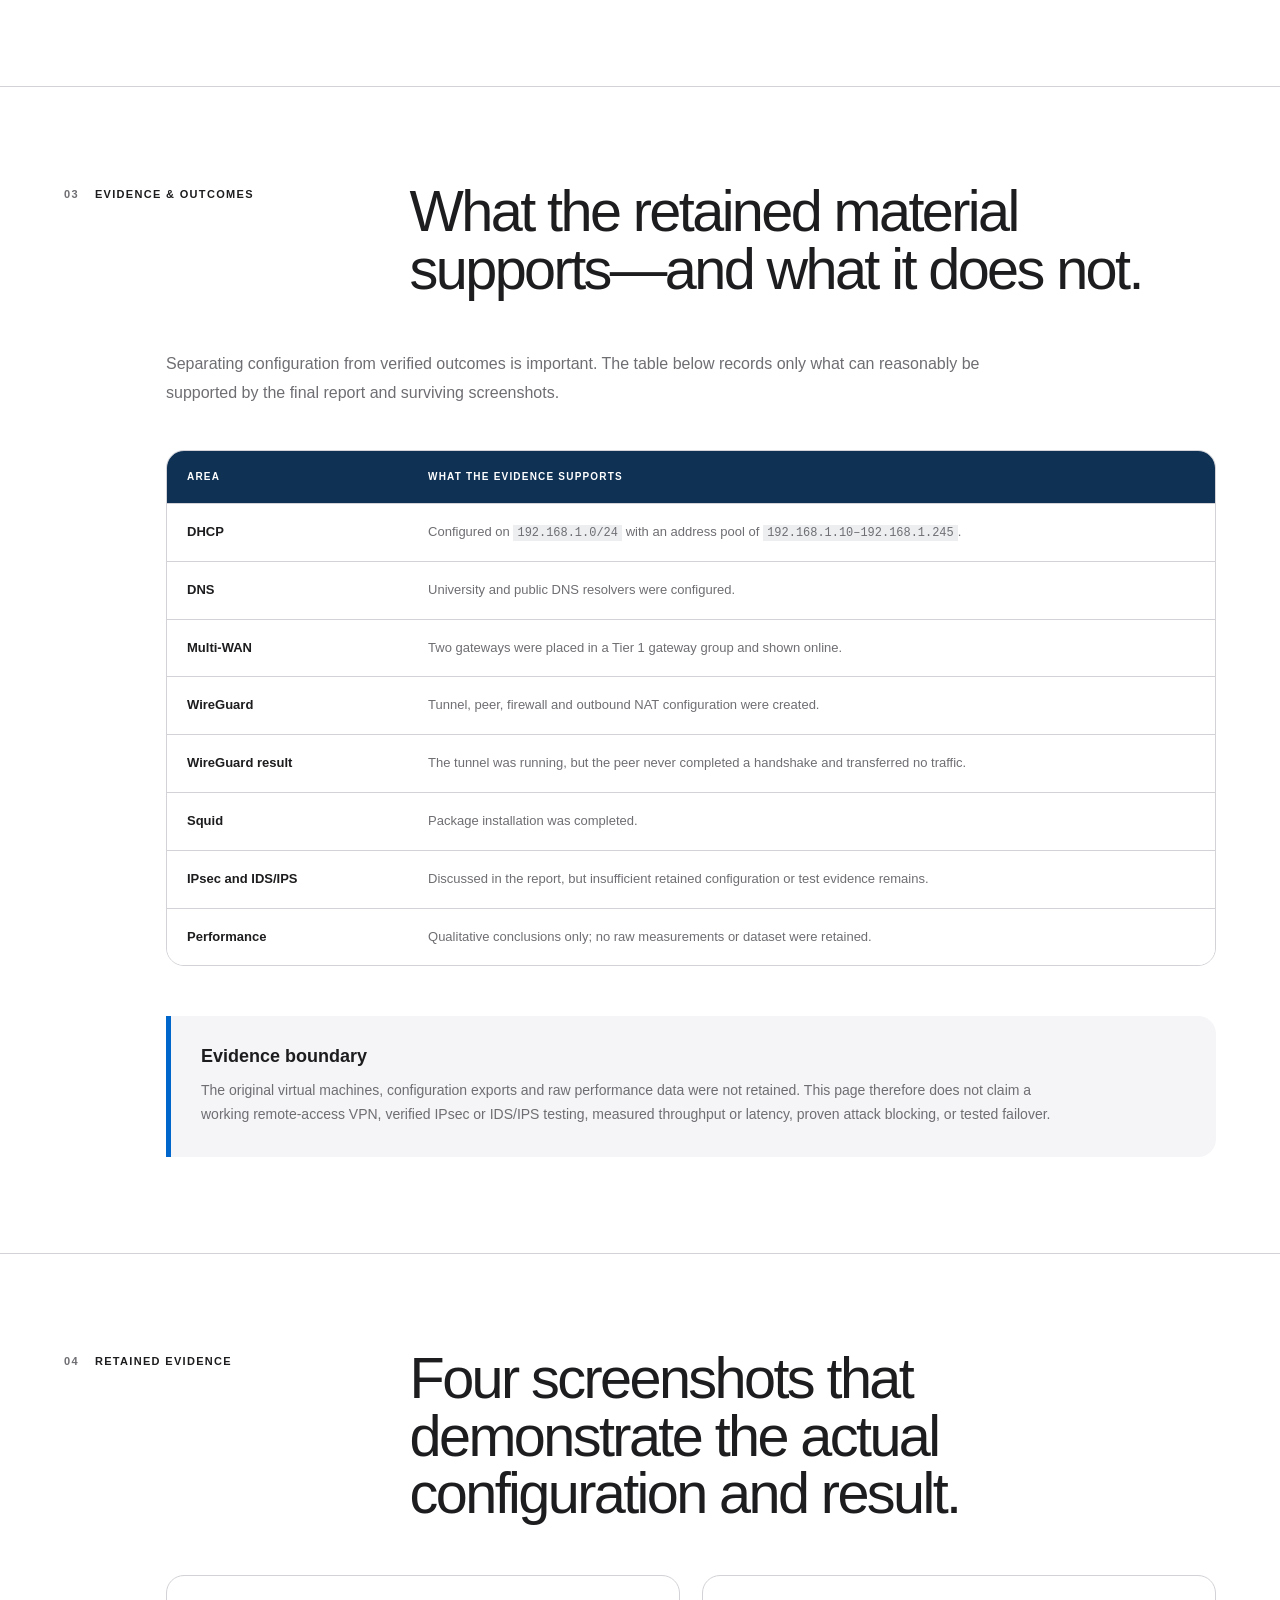
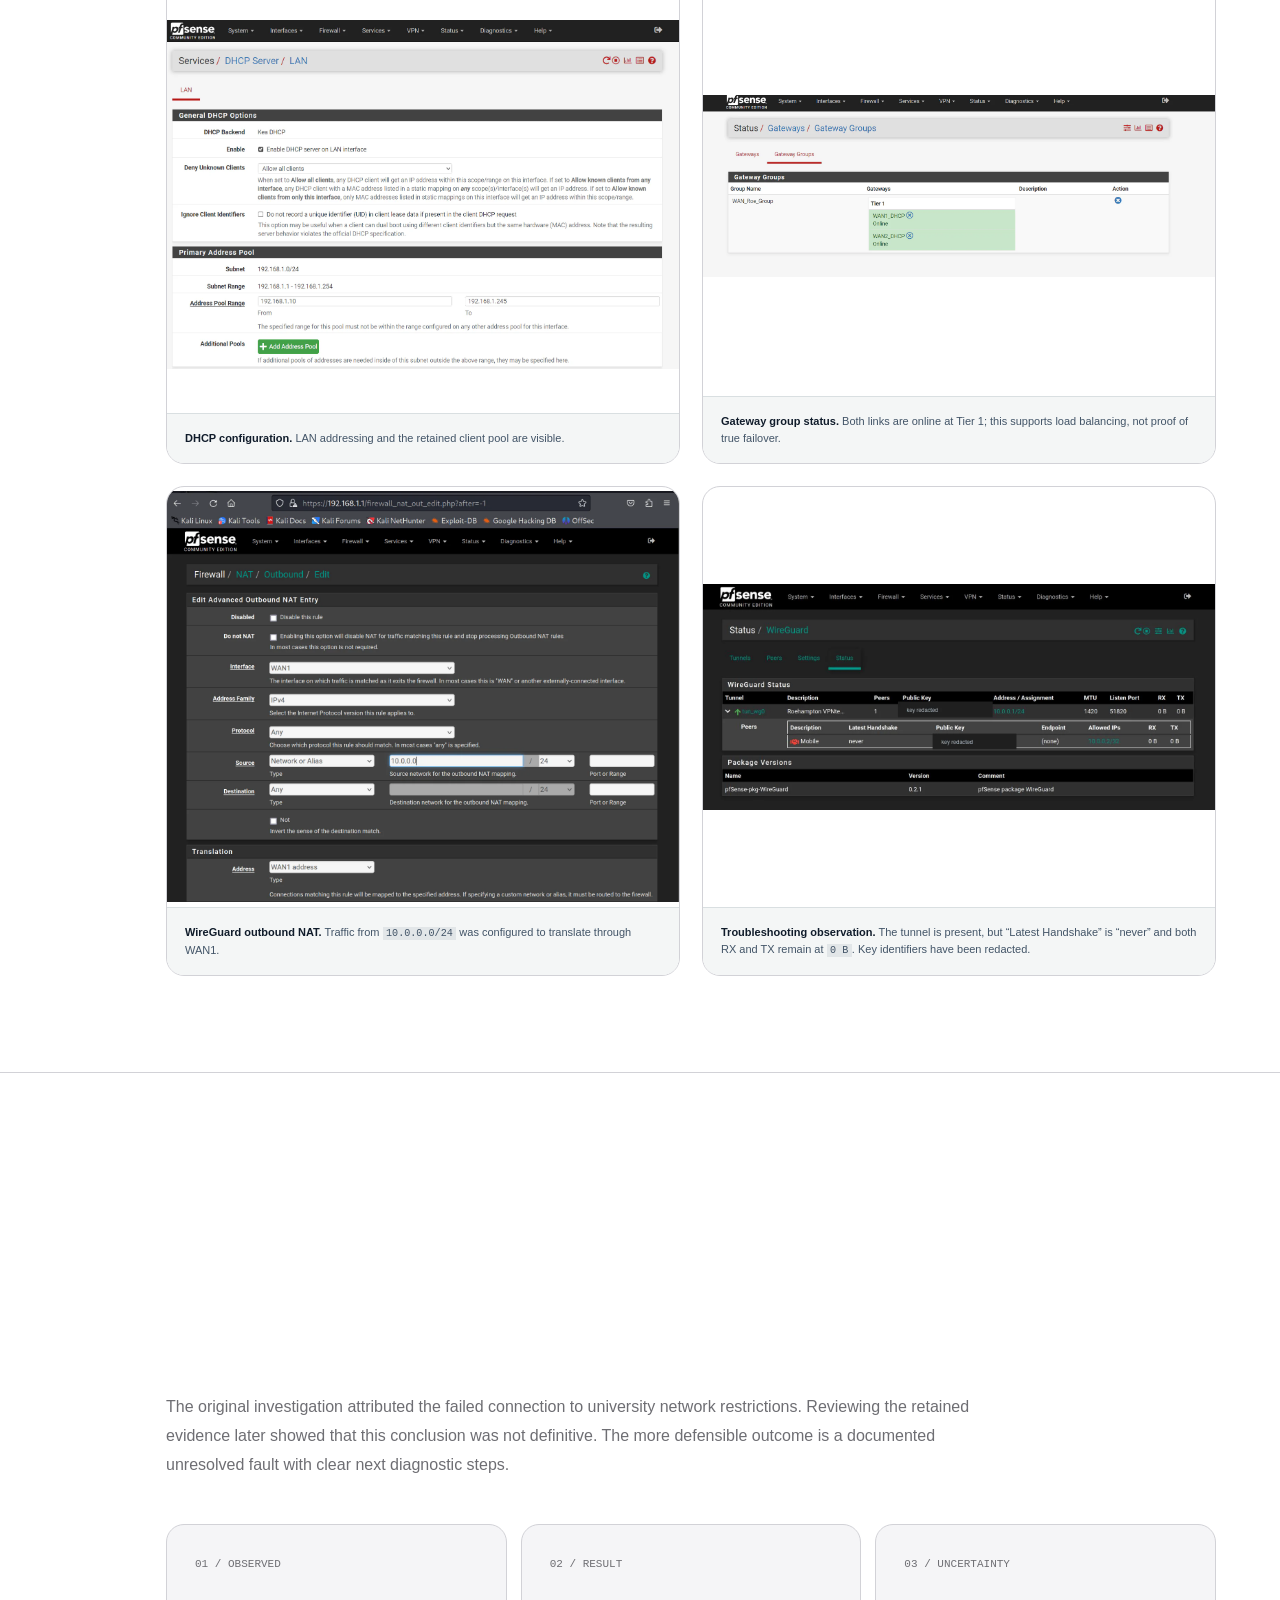
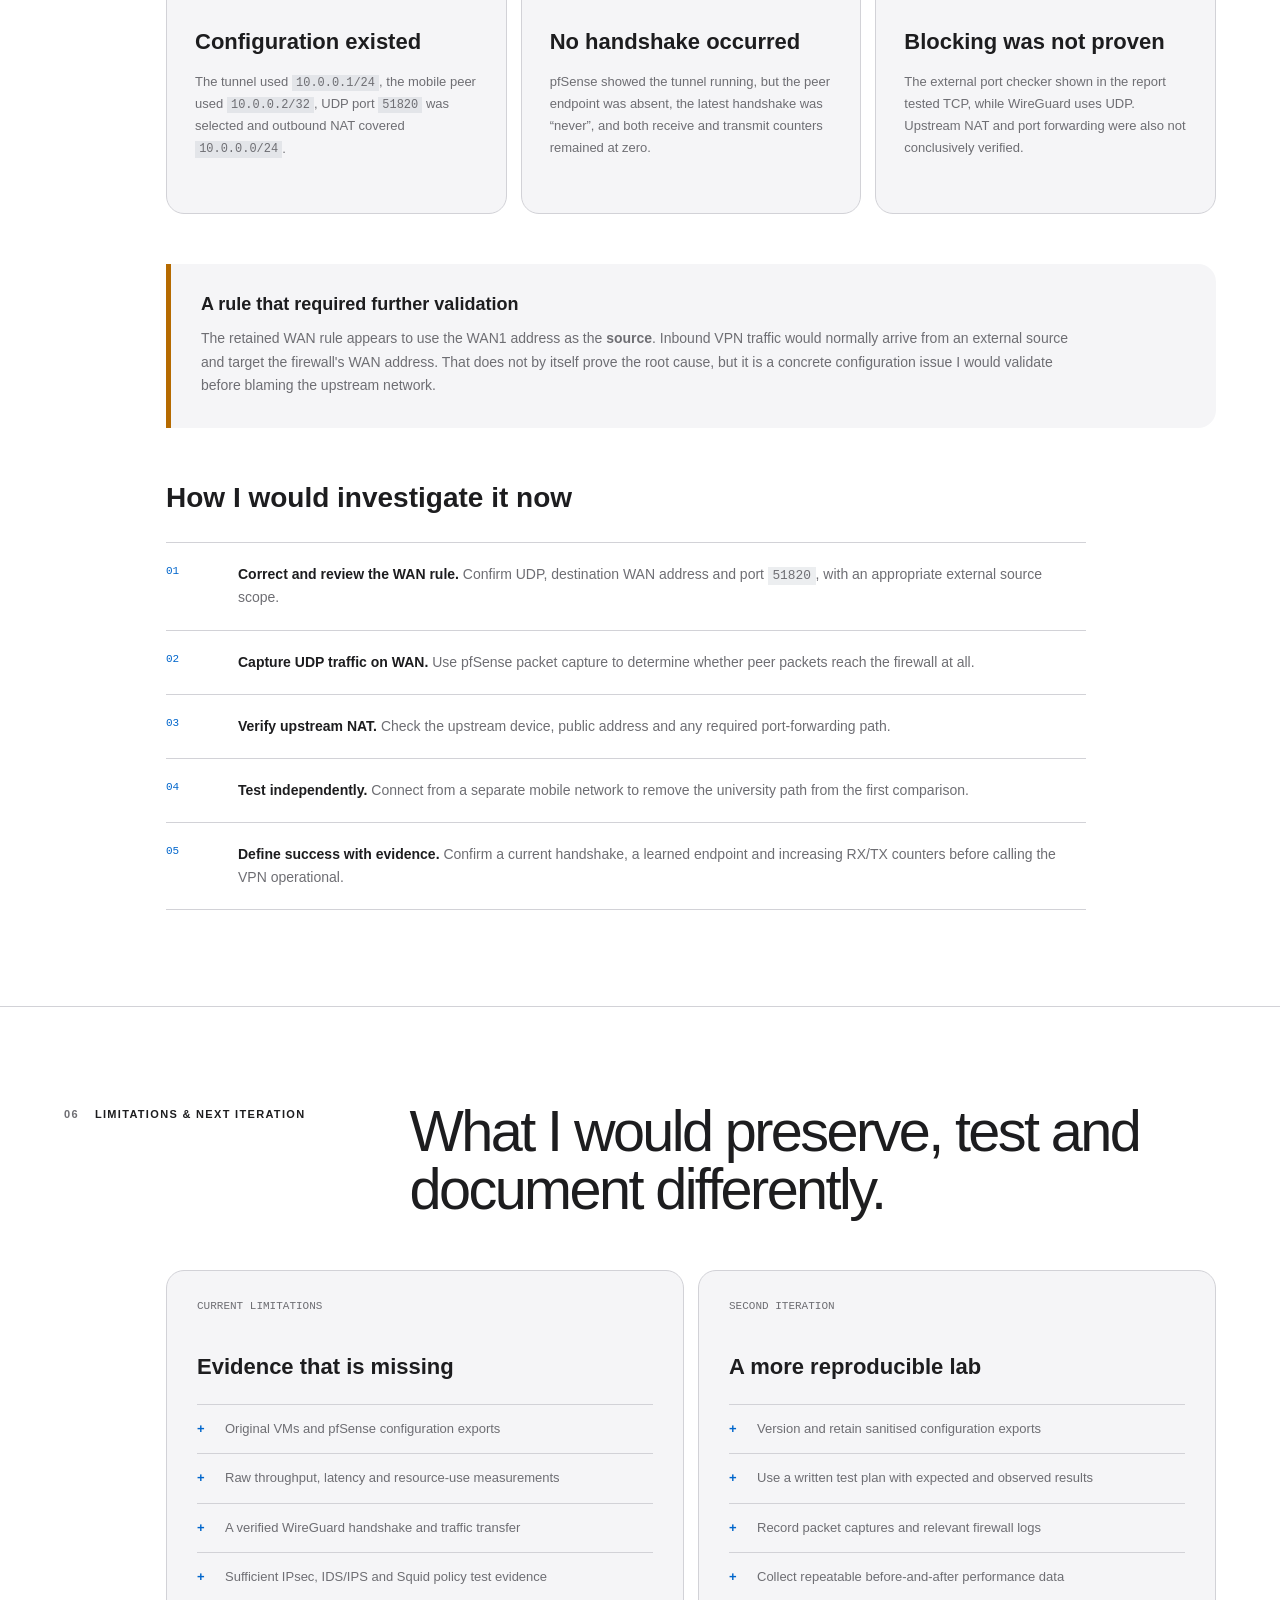
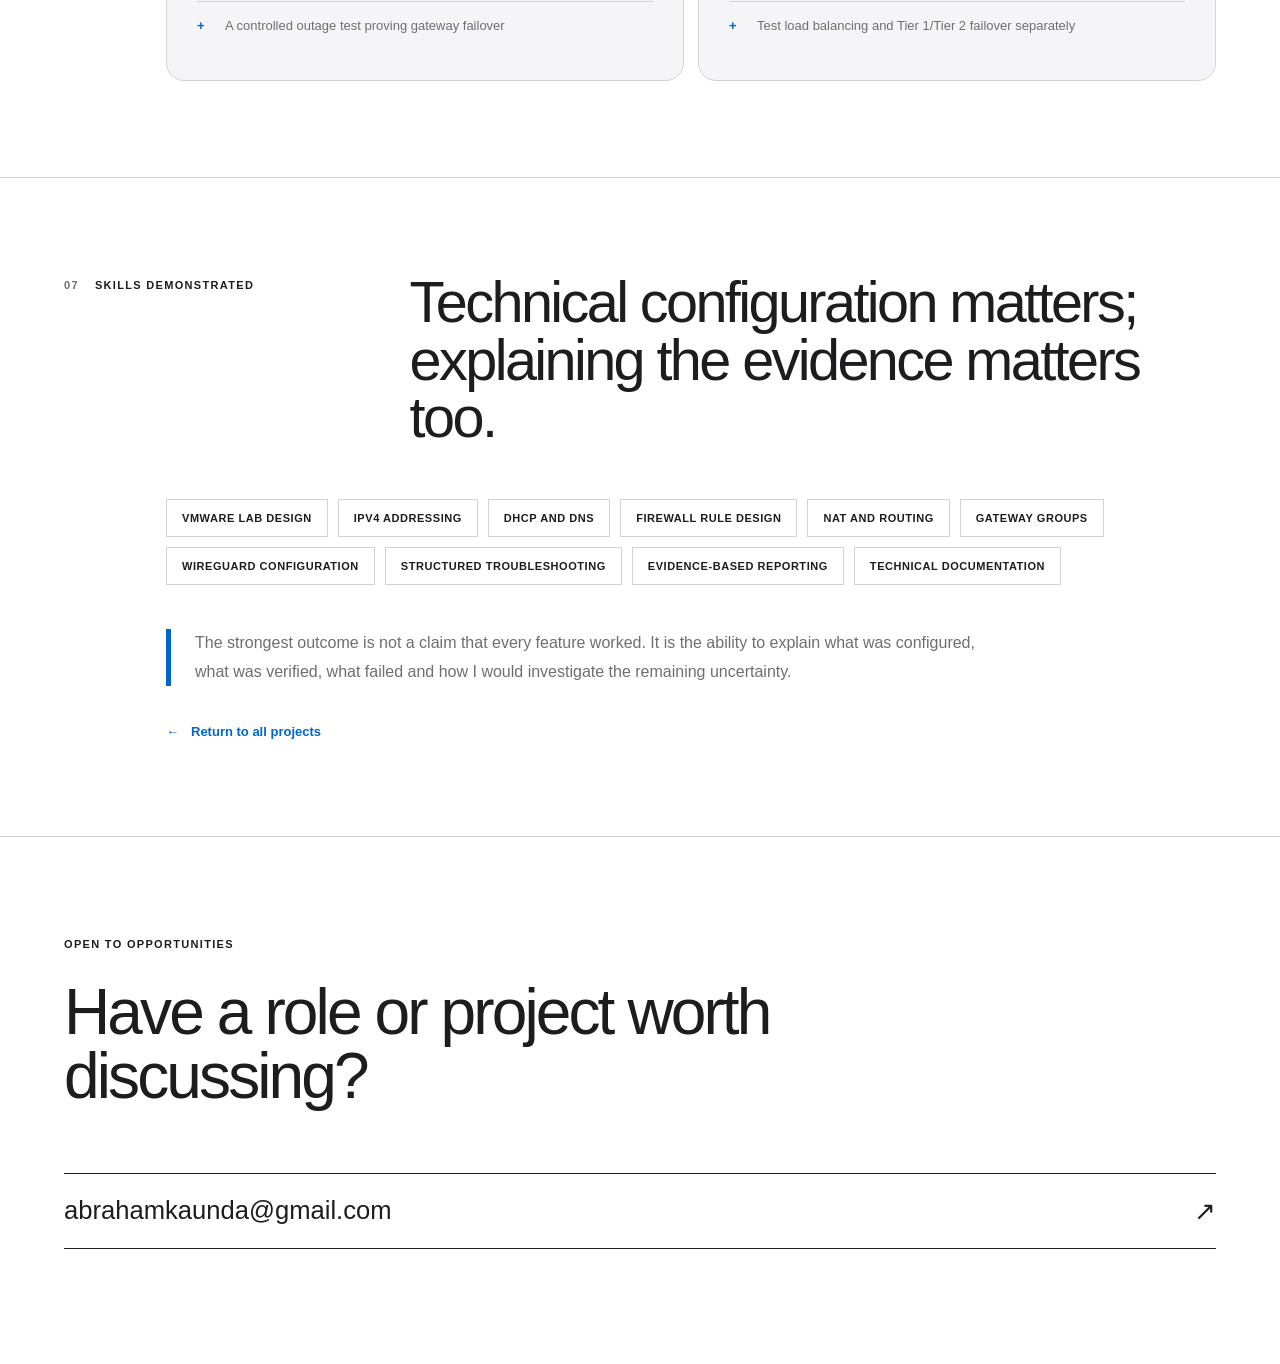
<file: pfsense-project.html>
<!doctype html>
<html lang="en-GB">
  <head>
    <meta charset="utf-8">
    <meta name="viewport" content="width=device-width, initial-scale=1">
    <meta name="description" content="Abraham Kaunda's pfSense network security lab case study covering virtual network configuration, DHCP, DNS, firewall policy, multi-WAN routing and a WireGuard troubleshooting retrospective.">
    <meta name="theme-color" content="#f5f5f7">
    <meta property="og:title" content="pfSense Network Security Lab | Abraham Kaunda">
    <meta property="og:description" content="An evidence-led pfSense lab covering virtual networking, firewall policy, multi-WAN routing and WireGuard troubleshooting.">
    <meta property="og:type" content="article">
    <meta property="og:site_name" content="Abraham Kaunda Portfolio">
    <meta property="og:locale" content="en_GB">
    <meta property="og:url" content="https://abrahamkaunda-create.github.io/pfsense-project.html">
    <meta property="og:image" content="https://abrahamkaunda-create.github.io/assets/portfolio-social-preview.png">
    <meta property="og:image:width" content="1200">
    <meta property="og:image:height" content="630">
    <meta property="og:image:alt" content="Abraham Kaunda, Computer Science graduate — systems, security and data">
    <meta name="twitter:card" content="summary_large_image">
    <meta name="twitter:title" content="pfSense Network Security Lab | Abraham Kaunda">
    <meta name="twitter:description" content="An evidence-led pfSense lab covering virtual networking, firewall policy, multi-WAN routing and WireGuard troubleshooting.">
    <meta name="twitter:image" content="https://abrahamkaunda-create.github.io/assets/portfolio-social-preview.png">
    <meta name="twitter:image:alt" content="Abraham Kaunda, Computer Science graduate — systems, security and data">
    <title>pfSense Network Security Lab | Abraham Kaunda</title>
    <link rel="canonical" href="https://abrahamkaunda-create.github.io/pfsense-project.html">
    <link rel="icon" href="assets/favicon.svg" type="image/svg+xml">
    <link rel="stylesheet" href="styles.css?v=20260813c">
    <link rel="stylesheet" href="studio-case.css?v=20260813c">
    <link rel="stylesheet" href="studio-system.css?v=20260813b">
  </head>
  <body class="studio-case-page">
    <a class="skip-link" href="#main-content">Skip to main content</a>
    <header class="site-header">
        <a class="brand" href="index.html#top" aria-label="Return to Abraham Kaunda's portfolio">
          <span class="brand-mark">AK</span>
          <span>Abraham Kaunda</span>
        </a>
        <nav aria-label="Primary navigation">
          <a href="#environment">Environment</a>
          <a href="#evidence">Evidence</a>
          <a href="#retrospective">Troubleshooting</a>
          <button class="theme-toggle" type="button" aria-label="Switch to dark mode" aria-pressed="false">
            <span class="theme-icon" aria-hidden="true">☾</span>
          </button>
          <a class="nav-cta" href="mailto:abrahamkaunda@gmail.com">Contact</a>
        </nav>
    </header>

    <main id="main-content" tabindex="-1">
      <section class="case-hero">
        <p class="eyebrow">Final-year project · University of Roehampton · 2024</p>
        <h1>pfSense Network Security Lab</h1>
        <p class="case-lead">
          An undergraduate VMware lab exploring pfSense CE 2.7.2 through virtual
          network configuration, DHCP and DNS services, firewall policy, multi-WAN
          routing and WireGuard VPN configuration. The project developed my
          understanding of network security, rule design, NAT and structured
          troubleshooting.
        </p>
        <div class="case-actions">
          <a class="button button-primary" href="#evidence">Review the evidence <span aria-hidden="true">↓</span></a>
          <a class="button button-secondary" href="index.html#work">Back to projects</a>
        </div>
        <div class="case-meta" aria-label="Project summary">
          <div><span>Project type</span><strong>Undergraduate virtual lab</strong></div>
          <div><span>Environment</span><strong>VMware Workstation Pro 17</strong></div>
          <div><span>Firewall</span><strong>pfSense CE 2.7.2</strong></div>
          <div><span>Evidence</span><strong>Final report and retained screenshots</strong></div>
        </div>
      </section>

      <section class="case-section" id="environment">
        <div class="case-section-heading">
          <div class="section-label"><span>01</span> Environment &amp; objectives</div>
          <h2>A controlled virtual lab for learning how network controls fit together.</h2>
        </div>
        <div class="case-body">
          <p>
            The lab placed pfSense between virtual upstream and protected network
            paths. Windows Server 2022, Ubuntu and Kali Linux systems provided a
            small environment in which to configure services, examine rule
            behaviour and practise troubleshooting without presenting the work as
            a production security deployment.
          </p>
          <div class="case-facts case-facts-six" aria-label="Project snapshot">
            <article class="case-fact"><span>01 / SYSTEMS</span><strong>Windows Server 2022, Ubuntu and Kali Linux</strong></article>
            <article class="case-fact"><span>02 / NETWORKING</span><strong>WAN, LAN and additional virtual interfaces</strong></article>
            <article class="case-fact"><span>03 / SERVICES</span><strong>DHCP and DNS configuration</strong></article>
            <article class="case-fact"><span>04 / POLICY</span><strong>Firewall rules and NAT</strong></article>
            <article class="case-fact"><span>05 / ROUTING</span><strong>Gateway groups and multi-WAN</strong></article>
            <article class="case-fact"><span>06 / VPN</span><strong>WireGuard tunnel and mobile peer</strong></article>
          </div>
          <figure class="case-figure case-figure-topology">
            <img src="assets/pfsense-lab-topology.svg" alt="Simplified recreated topology showing two upstream WAN paths entering a pfSense virtual machine, a protected LAN with Windows Server, Ubuntu and Kali Linux, and a WireGuard test network">
            <figcaption>Recreated topology: a simplified view of the virtual lab described in the report. It communicates structure, not a claim of production readiness or successful VPN connectivity.</figcaption>
          </figure>
        </div>
      </section>

      <section class="case-section" id="configuration">
        <div class="case-section-heading">
          <div class="section-label"><span>02</span> Implemented configuration</div>
          <h2>The work covered addressing, policy, routing and remote-access setup.</h2>
        </div>
        <div class="case-body">
          <div class="scope-grid scope-grid-three">
            <article class="scope-card">
              <span class="card-kicker">01 / NETWORK SERVICES</span>
              <h3>DHCP and DNS</h3>
              <p>Configured a protected <code>192.168.1.0/24</code> LAN, a DHCP pool and university and public DNS resolvers.</p>
            </article>
            <article class="scope-card">
              <span class="card-kicker">02 / TRAFFIC CONTROL</span>
              <h3>Firewall and NAT</h3>
              <p>Created interface rules and outbound NAT entries while learning how source, destination, protocol and rule order affect traffic.</p>
            </article>
            <article class="scope-card">
              <span class="card-kicker">03 / ROUTING</span>
              <h3>Multi-WAN</h3>
              <p>Placed two online gateways in the same Tier 1 group. This represents a load-balancing arrangement rather than evidence of tested failover.</p>
            </article>
            <article class="scope-card">
              <span class="card-kicker">04 / REMOTE ACCESS</span>
              <h3>WireGuard</h3>
              <p>Created a tunnel, mobile peer, WAN rule and outbound NAT configuration. The service ran, but the peer did not establish a handshake.</p>
            </article>
            <article class="scope-card">
              <span class="card-kicker">05 / PACKAGE</span>
              <h3>Squid</h3>
              <p>Completed package installation. The retained evidence does not demonstrate a tested or verified content-filtering policy.</p>
            </article>
            <article class="scope-card">
              <span class="card-kicker">06 / REPORT-ONLY AREAS</span>
              <h3>IPsec and IDS/IPS</h3>
              <p>Discussed in the report, but not presented here as completed outcomes because insufficient configuration and test evidence remains.</p>
            </article>
          </div>
        </div>
      </section>

      <section class="case-section" id="evidence">
        <div class="case-section-heading">
          <div class="section-label"><span>03</span> Evidence &amp; outcomes</div>
          <h2>What the retained material supports—and what it does not.</h2>
        </div>
        <div class="case-body">
          <p>
            Separating configuration from verified outcomes is important. The table
            below records only what can reasonably be supported by the final report
            and surviving screenshots.
          </p>
          <div class="evidence-table-wrap" tabindex="0" aria-label="Scrollable evidence and outcomes table">
            <table class="evidence-table">
              <thead>
                <tr><th scope="col">Area</th><th scope="col">What the evidence supports</th></tr>
              </thead>
              <tbody>
                <tr><th scope="row">DHCP</th><td>Configured on <code>192.168.1.0/24</code> with an address pool of <code>192.168.1.10–192.168.1.245</code>.</td></tr>
                <tr><th scope="row">DNS</th><td>University and public DNS resolvers were configured.</td></tr>
                <tr><th scope="row">Multi-WAN</th><td>Two gateways were placed in a Tier 1 gateway group and shown online.</td></tr>
                <tr><th scope="row">WireGuard</th><td>Tunnel, peer, firewall and outbound NAT configuration were created.</td></tr>
                <tr><th scope="row">WireGuard result</th><td>The tunnel was running, but the peer never completed a handshake and transferred no traffic.</td></tr>
                <tr><th scope="row">Squid</th><td>Package installation was completed.</td></tr>
                <tr><th scope="row">IPsec and IDS/IPS</th><td>Discussed in the report, but insufficient retained configuration or test evidence remains.</td></tr>
                <tr><th scope="row">Performance</th><td>Qualitative conclusions only; no raw measurements or dataset were retained.</td></tr>
              </tbody>
            </table>
          </div>
          <aside class="evidence-note">
            <h3>Evidence boundary</h3>
            <p>
              The original virtual machines, configuration exports and raw
              performance data were not retained. This page therefore does not
              claim a working remote-access VPN, verified IPsec or IDS/IPS testing,
              measured throughput or latency, proven attack blocking, or tested
              failover.
            </p>
          </aside>
        </div>
      </section>

      <section class="case-section" id="screenshots">
        <div class="case-section-heading">
          <div class="section-label"><span>04</span> Retained evidence</div>
          <h2>Four screenshots that demonstrate the actual configuration and result.</h2>
        </div>
        <div class="case-body">
          <div class="case-visual-grid case-visual-grid-evidence">
            <figure class="case-figure">
              <img src="assets/pfsense-dhcp.webp" loading="lazy" alt="pfSense DHCP settings showing DHCP enabled on the LAN interface, subnet 192.168.1.0 slash 24 and pool 192.168.1.10 to 192.168.1.245">
              <figcaption><strong>DHCP configuration.</strong> LAN addressing and the retained client pool are visible.</figcaption>
            </figure>
            <figure class="case-figure">
              <img src="assets/pfsense-multi-wan.webp" loading="lazy" alt="pfSense gateway group status showing WAN1 DHCP and WAN2 DHCP online together at Tier 1">
              <figcaption><strong>Gateway group status.</strong> Both links are online at Tier 1; this supports load balancing, not proof of true failover.</figcaption>
            </figure>
            <figure class="case-figure">
              <img src="assets/pfsense-wireguard-nat.webp" loading="lazy" alt="pfSense outbound NAT entry showing WAN1, IPv4 and source network 10.0.0.0 slash 24 translated to the WAN1 address">
              <figcaption><strong>WireGuard outbound NAT.</strong> Traffic from <code>10.0.0.0/24</code> was configured to translate through WAN1.</figcaption>
            </figure>
            <figure class="case-figure case-figure-observation">
              <img src="assets/pfsense-wireguard-status.webp" loading="lazy" alt="pfSense WireGuard status showing tunnel tun wg0 running on port 51820, a mobile peer with latest handshake never, and zero bytes received and transmitted">
              <figcaption><strong>Troubleshooting observation.</strong> The tunnel is present, but “Latest Handshake” is “never” and both RX and TX remain at <code>0 B</code>. Key identifiers have been redacted.</figcaption>
            </figure>
          </div>
        </div>
      </section>

      <section class="case-section" id="retrospective">
        <div class="case-section-heading">
          <div class="section-label"><span>05</span> Troubleshooting retrospective</div>
          <h2>The failed WireGuard connection became the most useful learning outcome.</h2>
        </div>
        <div class="case-body">
          <p>
            The original investigation attributed the failed connection to
            university network restrictions. Reviewing the retained evidence later
            showed that this conclusion was not definitive. The more defensible
            outcome is a documented unresolved fault with clear next diagnostic
            steps.
          </p>
          <div class="diagnostic-grid">
            <article class="diagnostic-card">
              <span>01 / OBSERVED</span>
              <h3>Configuration existed</h3>
              <p>The tunnel used <code>10.0.0.1/24</code>, the mobile peer used <code>10.0.0.2/32</code>, UDP port <code>51820</code> was selected and outbound NAT covered <code>10.0.0.0/24</code>.</p>
            </article>
            <article class="diagnostic-card">
              <span>02 / RESULT</span>
              <h3>No handshake occurred</h3>
              <p>pfSense showed the tunnel running, but the peer endpoint was absent, the latest handshake was “never”, and both receive and transmit counters remained at zero.</p>
            </article>
            <article class="diagnostic-card">
              <span>03 / UNCERTAINTY</span>
              <h3>Blocking was not proven</h3>
              <p>The external port checker shown in the report tested TCP, while WireGuard uses UDP. Upstream NAT and port forwarding were also not conclusively verified.</p>
            </article>
          </div>
          <aside class="evidence-note evidence-note-warning">
            <h3>A rule that required further validation</h3>
            <p>
              The retained WAN rule appears to use the WAN1 address as the
              <strong>source</strong>. Inbound VPN traffic would normally arrive from
              an external source and target the firewall's WAN address. That does
              not by itself prove the root cause, but it is a concrete configuration
              issue I would validate before blaming the upstream network.
            </p>
          </aside>
          <div class="diagnostic-plan">
            <h3>How I would investigate it now</h3>
            <ol>
              <li><span>01</span><div><strong>Correct and review the WAN rule.</strong> Confirm UDP, destination WAN address and port <code>51820</code>, with an appropriate external source scope.</div></li>
              <li><span>02</span><div><strong>Capture UDP traffic on WAN.</strong> Use pfSense packet capture to determine whether peer packets reach the firewall at all.</div></li>
              <li><span>03</span><div><strong>Verify upstream NAT.</strong> Check the upstream device, public address and any required port-forwarding path.</div></li>
              <li><span>04</span><div><strong>Test independently.</strong> Connect from a separate mobile network to remove the university path from the first comparison.</div></li>
              <li><span>05</span><div><strong>Define success with evidence.</strong> Confirm a current handshake, a learned endpoint and increasing RX/TX counters before calling the VPN operational.</div></li>
            </ol>
          </div>
        </div>
      </section>

      <section class="case-section" id="limitations">
        <div class="case-section-heading">
          <div class="section-label"><span>06</span> Limitations &amp; next iteration</div>
          <h2>What I would preserve, test and document differently.</h2>
        </div>
        <div class="case-body">
          <div class="scope-grid">
            <article class="scope-card">
              <span class="card-kicker">CURRENT LIMITATIONS</span>
              <h3>Evidence that is missing</h3>
              <ul>
                <li>Original VMs and pfSense configuration exports</li>
                <li>Raw throughput, latency and resource-use measurements</li>
                <li>A verified WireGuard handshake and traffic transfer</li>
                <li>Sufficient IPsec, IDS/IPS and Squid policy test evidence</li>
                <li>A controlled outage test proving gateway failover</li>
              </ul>
            </article>
            <article class="scope-card">
              <span class="card-kicker">SECOND ITERATION</span>
              <h3>A more reproducible lab</h3>
              <ul>
                <li>Version and retain sanitised configuration exports</li>
                <li>Use a written test plan with expected and observed results</li>
                <li>Record packet captures and relevant firewall logs</li>
                <li>Collect repeatable before-and-after performance data</li>
                <li>Test load balancing and Tier 1/Tier 2 failover separately</li>
              </ul>
            </article>
          </div>
        </div>
      </section>

      <section class="case-section" id="skills">
        <div class="case-section-heading">
          <div class="section-label"><span>07</span> Skills demonstrated</div>
          <h2>Technical configuration matters; explaining the evidence matters too.</h2>
        </div>
        <div class="case-body">
          <div class="skills-demonstrated" aria-label="Skills demonstrated by the project">
            <span>VMware lab design</span>
            <span>IPv4 addressing</span>
            <span>DHCP and DNS</span>
            <span>Firewall rule design</span>
            <span>NAT and routing</span>
            <span>Gateway groups</span>
            <span>WireGuard configuration</span>
            <span>Structured troubleshooting</span>
            <span>Evidence-based reporting</span>
            <span>Technical documentation</span>
          </div>
          <p class="case-closing">
            The strongest outcome is not a claim that every feature worked. It is
            the ability to explain what was configured, what was verified, what
            failed and how I would investigate the remaining uncertainty.
          </p>
          <a class="case-return" href="index.html#work"><span aria-hidden="true">←</span> Return to all projects</a>
        </div>
      </section>

    </main>

    <footer>
      <div>
        <p class="eyebrow">Open to opportunities</p>
        <h2>Have a role or project worth discussing?</h2>
      </div>
      <a class="footer-email" href="mailto:abrahamkaunda@gmail.com">abrahamkaunda@gmail.com <span aria-hidden="true">↗</span></a>
      <p class="footer-bottom">© <span data-current-year>2026</span> Abraham Kaunda <a href="https://github.com/abrahamkaunda-create" target="_blank" rel="noopener noreferrer">GitHub <span aria-hidden="true">↗</span></a><span>London, United Kingdom</span></p>
    </footer>
    <script src="script.js?v=20260813b"></script>
  </body>
</html>
</file>
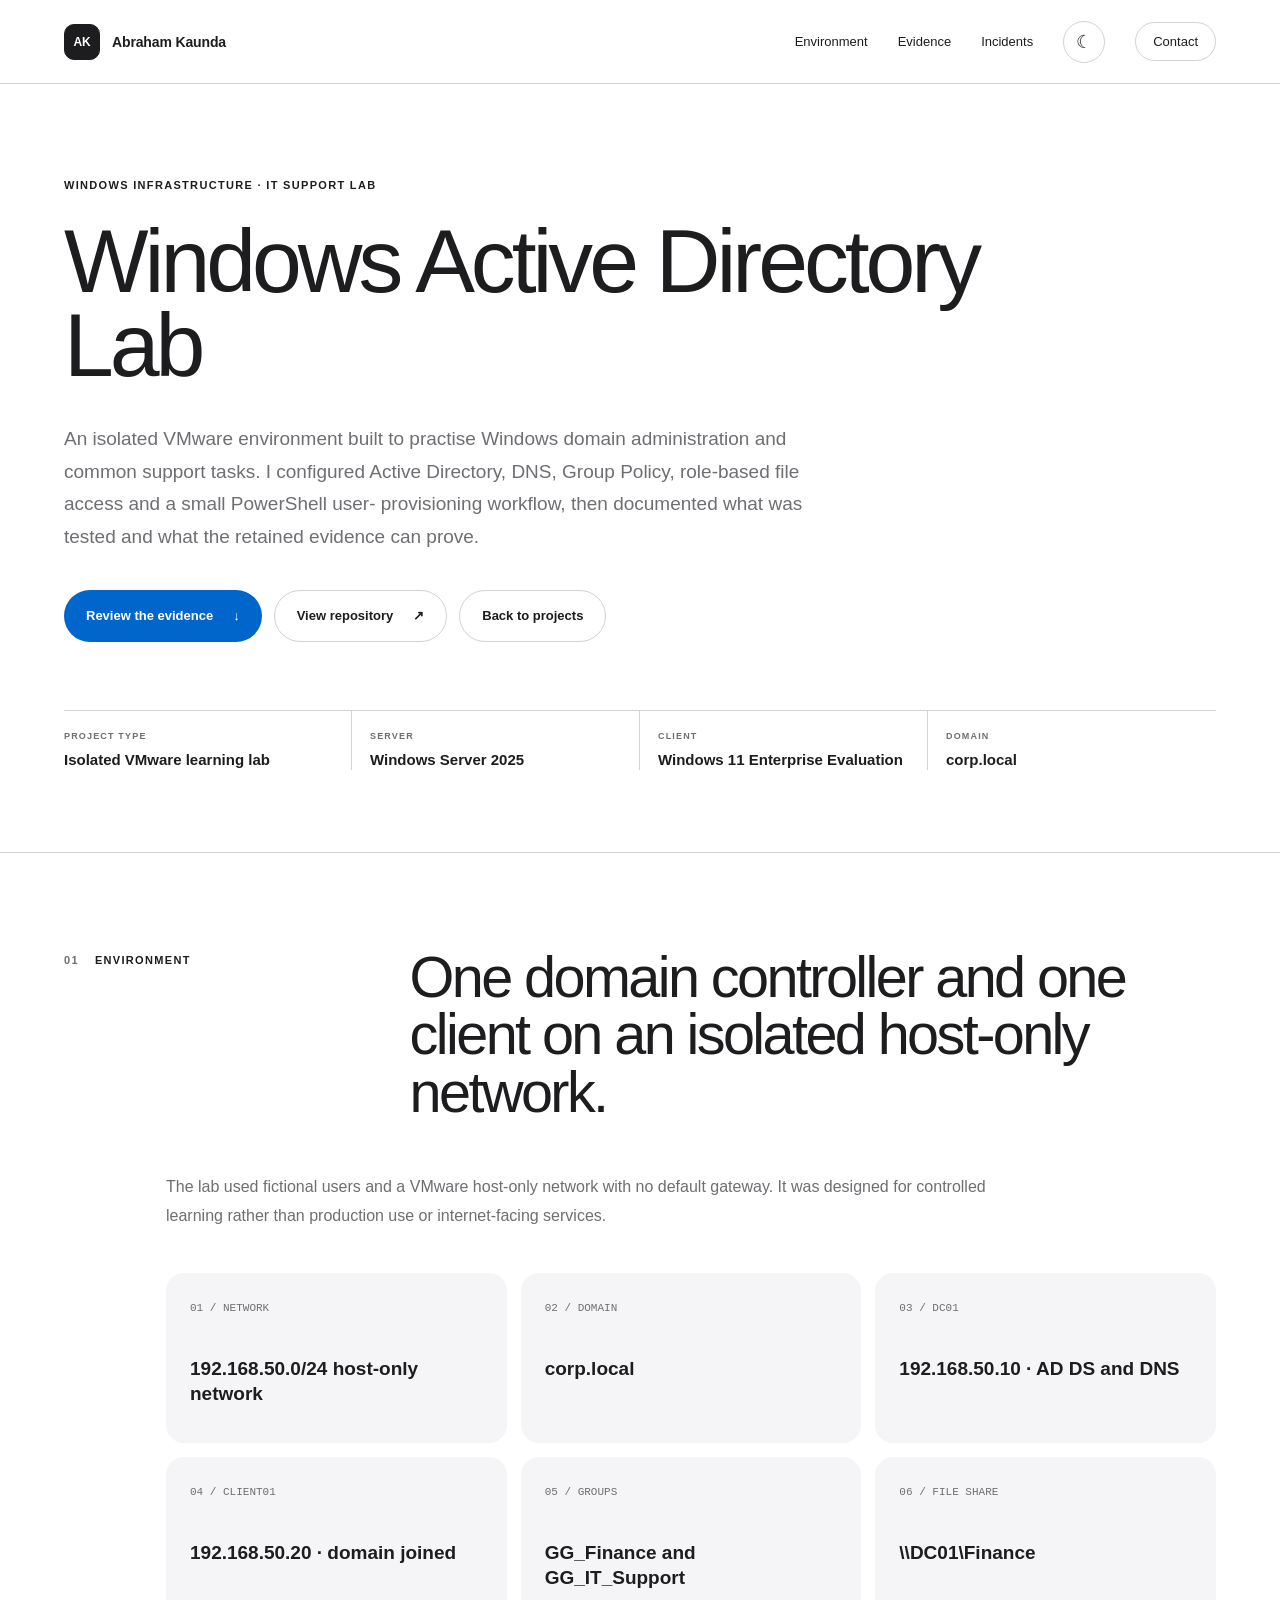
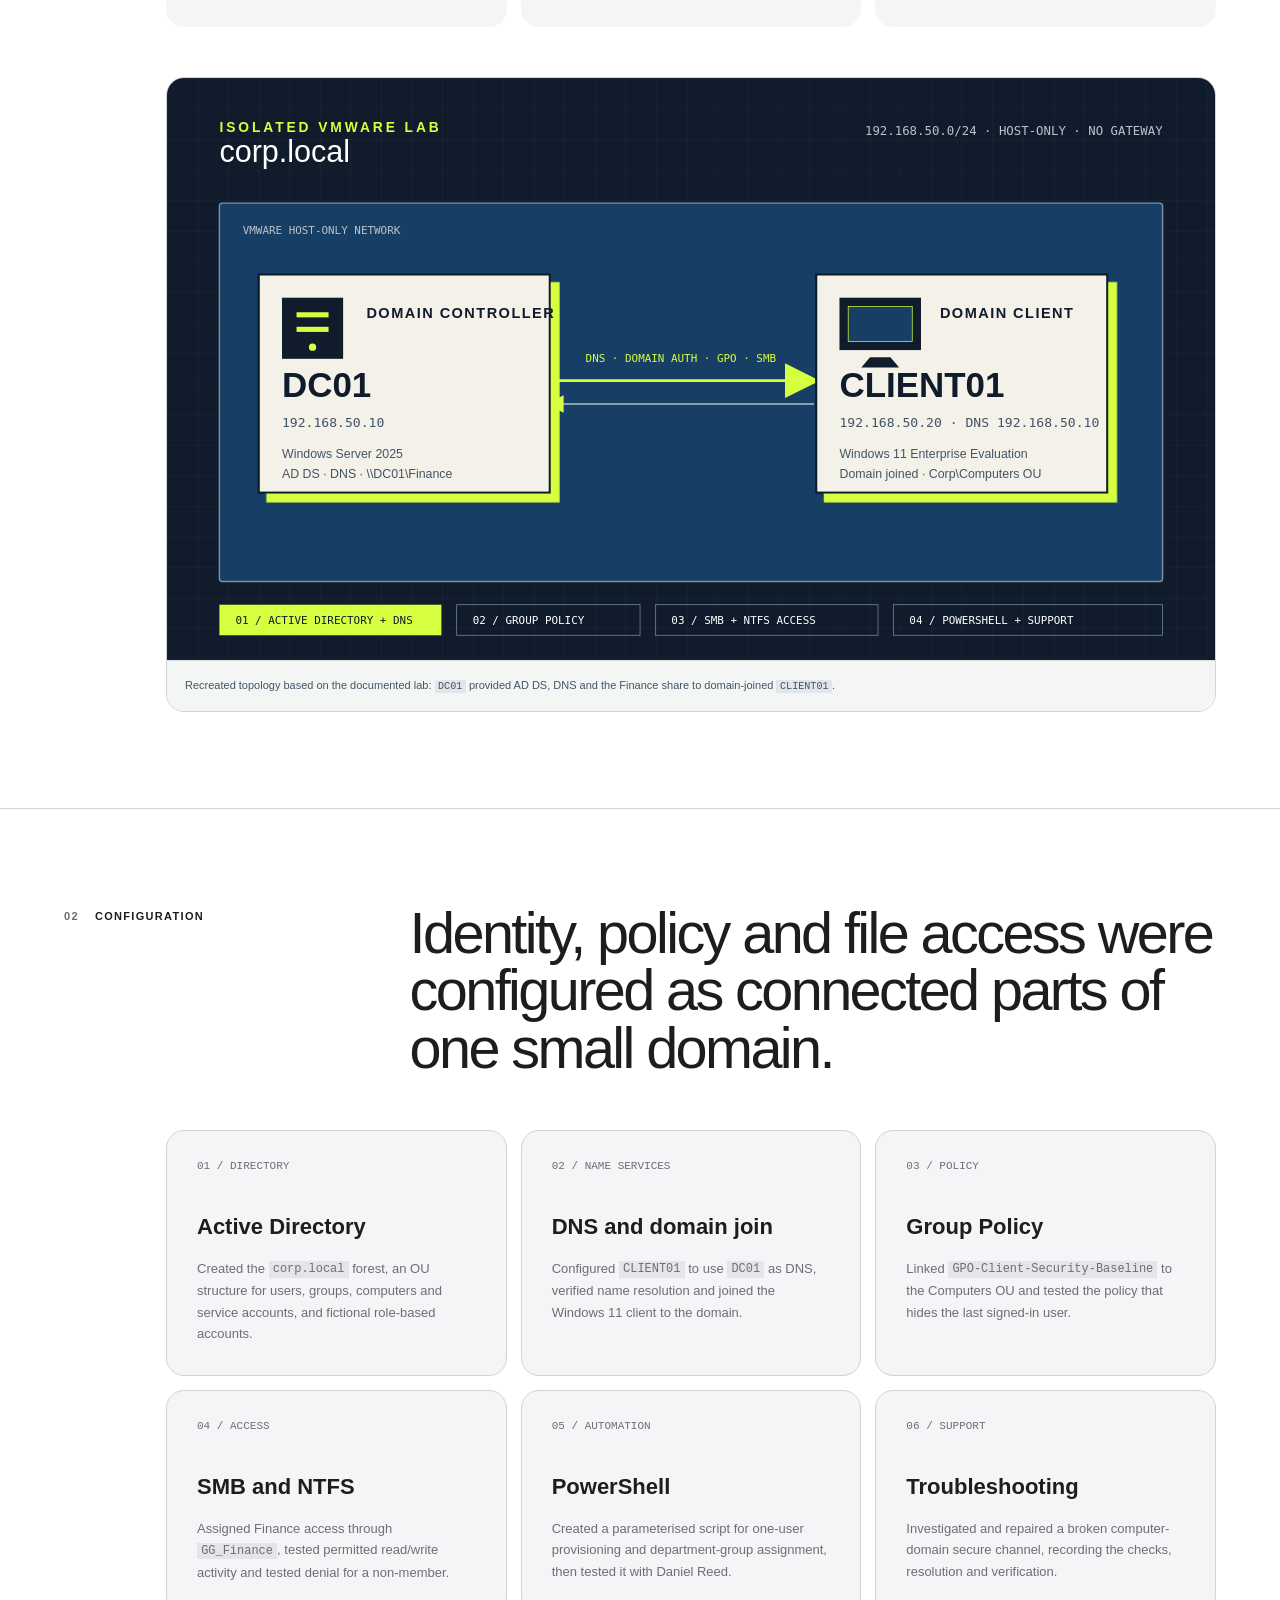
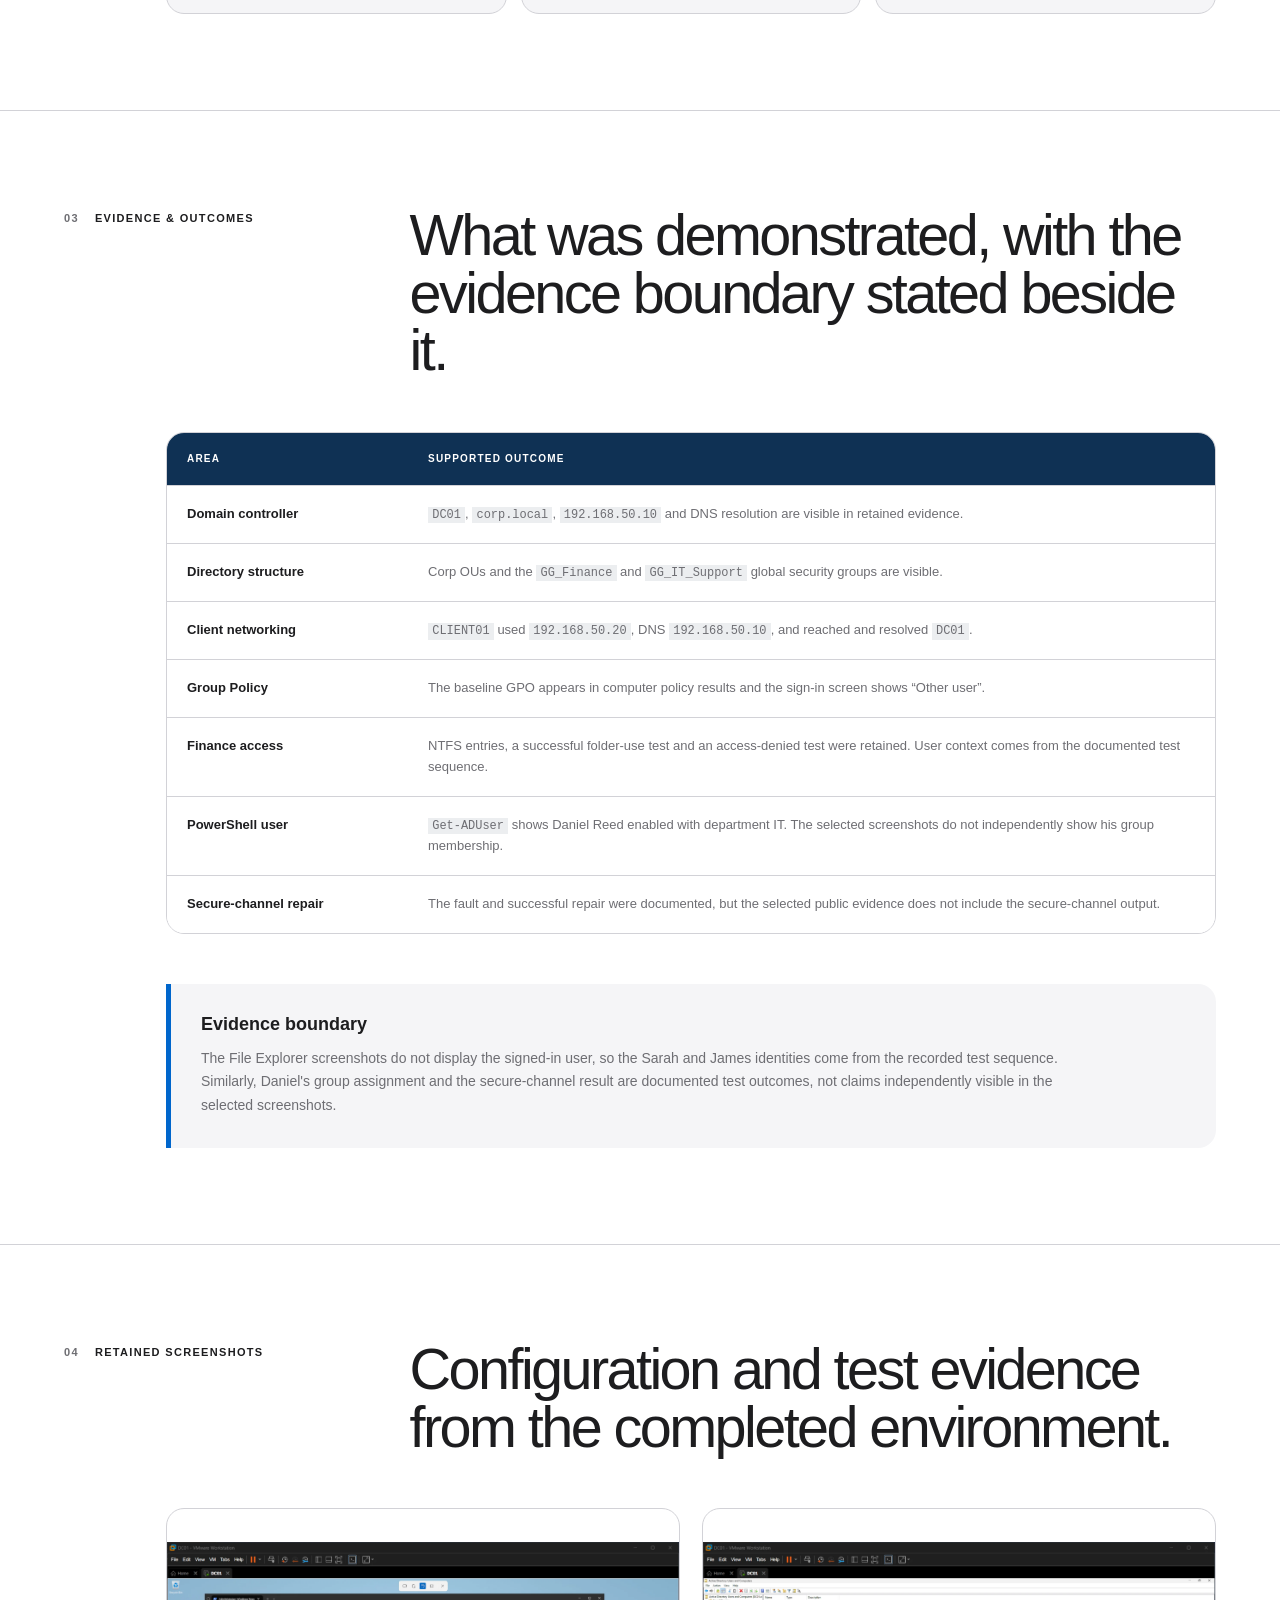
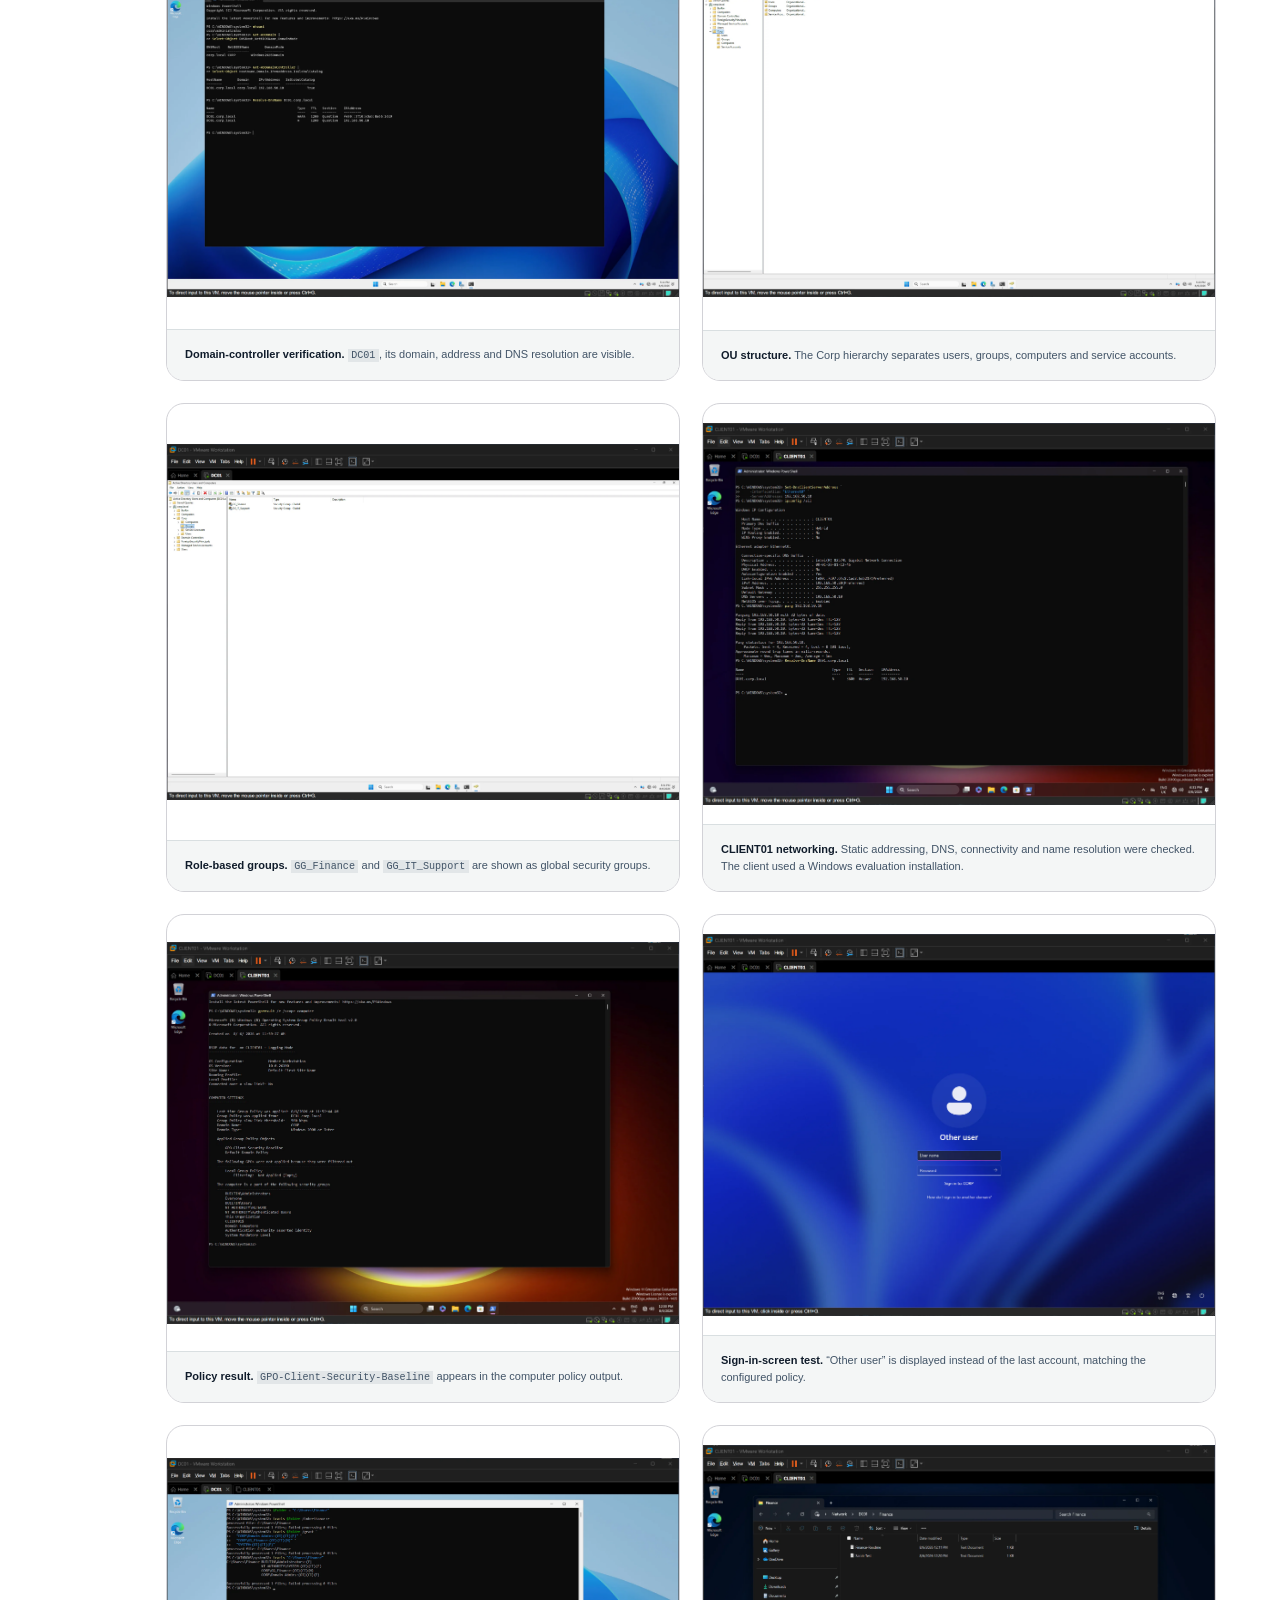
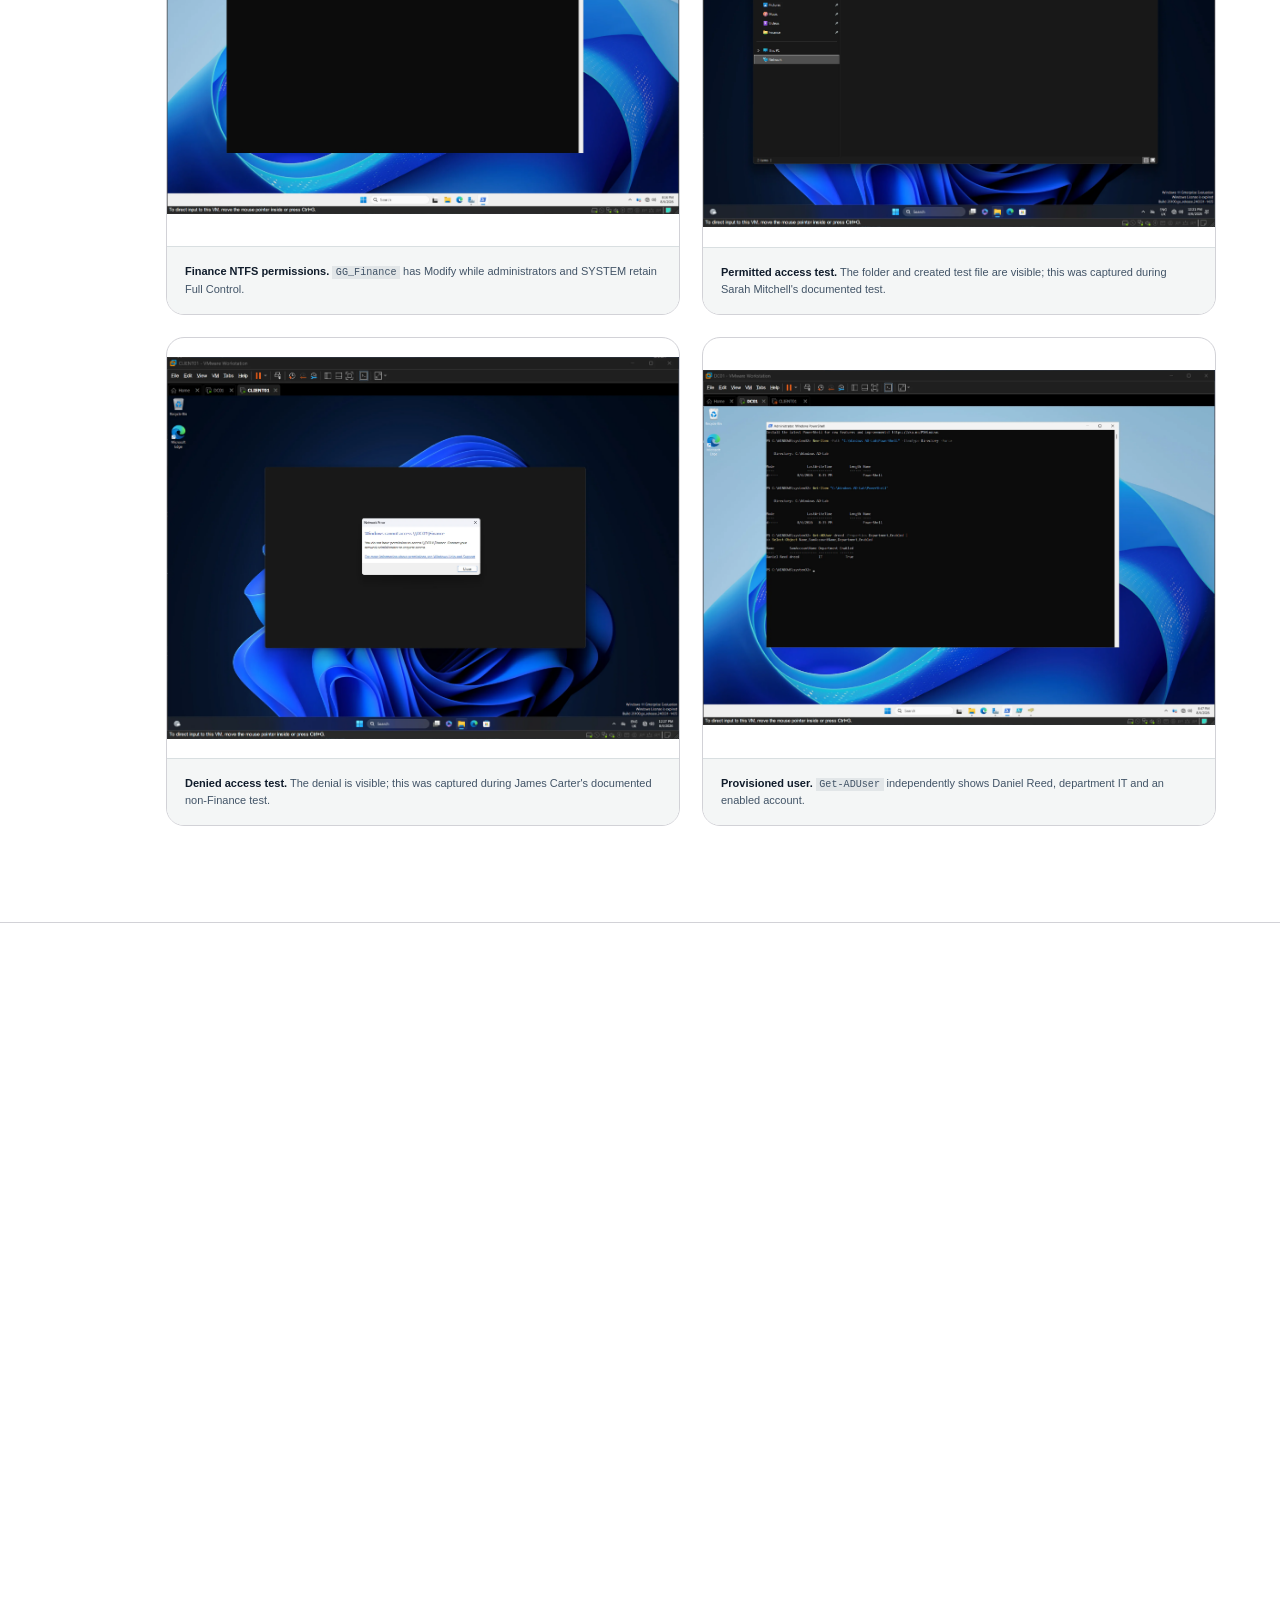
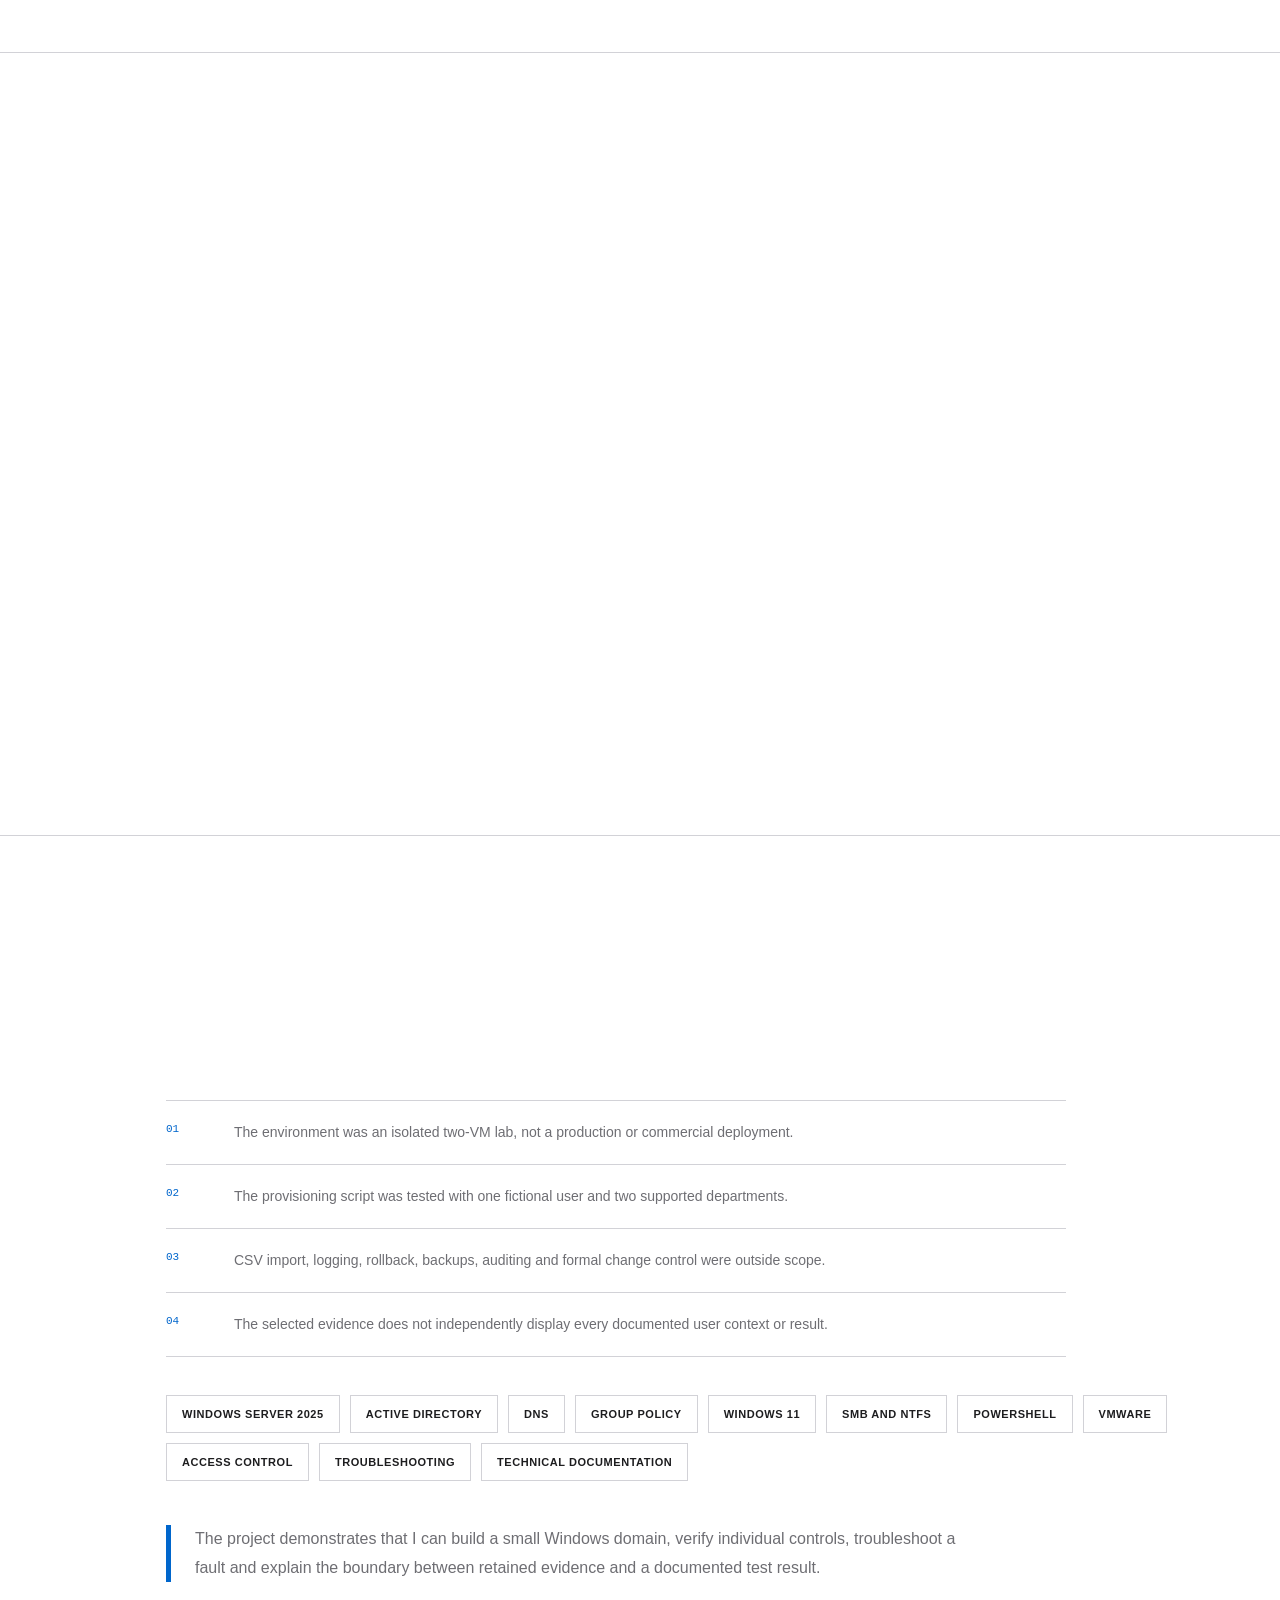
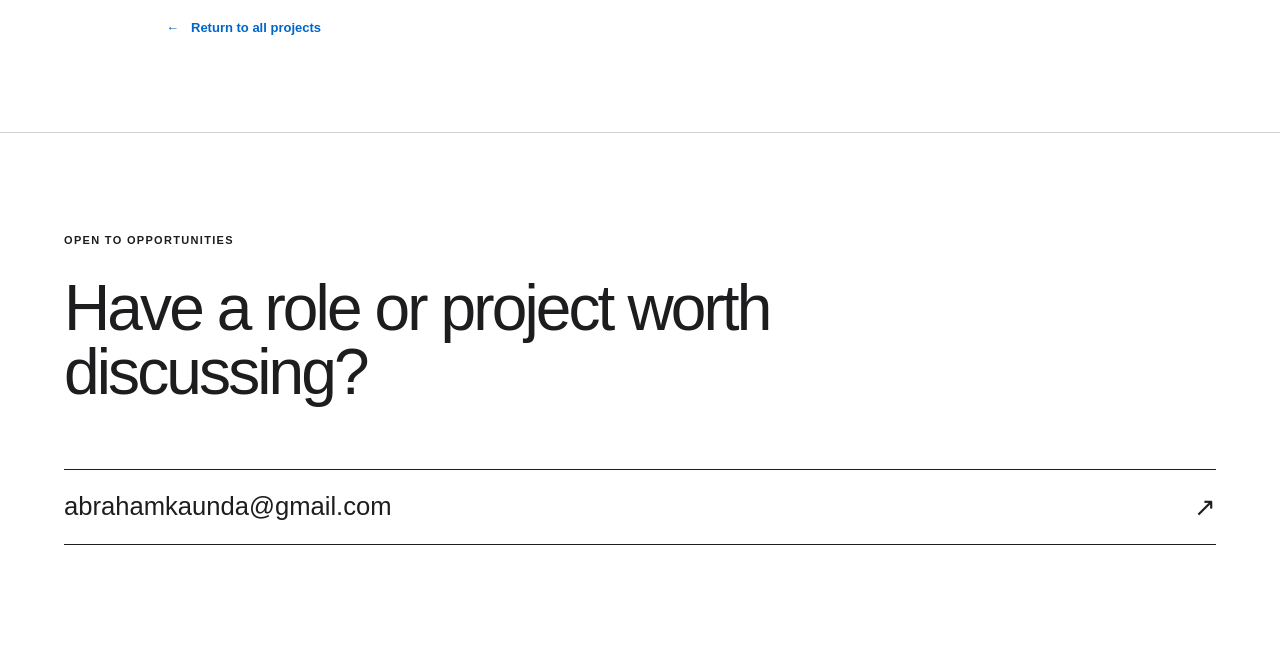
<file: windows-ad-lab.html>
<!doctype html>
<html lang="en-GB">
  <head>
    <meta charset="utf-8">
    <meta name="viewport" content="width=device-width, initial-scale=1">
    <meta name="description" content="Abraham Kaunda's isolated Windows IT support and Active Directory lab using Windows Server 2025, Windows 11, DNS, Group Policy, SMB permissions and PowerShell.">
    <meta name="theme-color" content="#f5f5f7">
    <meta property="og:title" content="Windows Active Directory Lab | Abraham Kaunda">
    <meta property="og:description" content="An evidence-led Windows IT support lab covering Active Directory, DNS, Group Policy, SMB permissions and PowerShell.">
    <meta property="og:type" content="article">
    <meta property="og:site_name" content="Abraham Kaunda Portfolio">
    <meta property="og:locale" content="en_GB">
    <meta property="og:url" content="https://abrahamkaunda-create.github.io/windows-ad-lab.html">
    <meta property="og:image" content="https://abrahamkaunda-create.github.io/assets/portfolio-social-preview.png">
    <meta property="og:image:width" content="1200">
    <meta property="og:image:height" content="630">
    <meta property="og:image:alt" content="Abraham Kaunda, Computer Science graduate — systems, security and data">
    <meta name="twitter:card" content="summary_large_image">
    <meta name="twitter:title" content="Windows Active Directory Lab | Abraham Kaunda">
    <meta name="twitter:description" content="An evidence-led Windows IT support lab covering Active Directory, DNS, Group Policy, SMB permissions and PowerShell.">
    <meta name="twitter:image" content="https://abrahamkaunda-create.github.io/assets/portfolio-social-preview.png">
    <meta name="twitter:image:alt" content="Abraham Kaunda, Computer Science graduate — systems, security and data">
    <title>Windows Active Directory Lab | Abraham Kaunda</title>
    <link rel="canonical" href="https://abrahamkaunda-create.github.io/windows-ad-lab.html">
    <link rel="icon" href="assets/favicon.svg" type="image/svg+xml">
    <link rel="stylesheet" href="styles.css?v=20260813c">
    <link rel="stylesheet" href="studio-case.css?v=20260813c">
    <link rel="stylesheet" href="studio-system.css?v=20260813b">
  </head>
  <body class="studio-case-page">
    <a class="skip-link" href="#main-content">Skip to main content</a>
    <header class="site-header">
        <a class="brand" href="index.html#top" aria-label="Return to Abraham Kaunda's portfolio">
          <span class="brand-mark">AK</span>
          <span>Abraham Kaunda</span>
        </a>
        <nav aria-label="Primary navigation">
          <a href="#environment">Environment</a>
          <a href="#evidence">Evidence</a>
          <a href="#incidents">Incidents</a>
          <button class="theme-toggle" type="button" aria-label="Switch to dark mode" aria-pressed="false">
            <span class="theme-icon" aria-hidden="true">☾</span>
          </button>
          <a class="nav-cta" href="mailto:abrahamkaunda@gmail.com">Contact</a>
        </nav>
    </header>

    <main id="main-content" tabindex="-1">
      <section class="case-hero">
        <p class="eyebrow">Windows infrastructure · IT support lab</p>
        <h1>Windows Active Directory Lab</h1>
        <p class="case-lead">
          An isolated VMware environment built to practise Windows domain
          administration and common support tasks. I configured Active Directory,
          DNS, Group Policy, role-based file access and a small PowerShell user-
          provisioning workflow, then documented what was tested and what the
          retained evidence can prove.
        </p>
        <div class="case-actions">
          <a class="button button-primary" href="#evidence">Review the evidence <span aria-hidden="true">↓</span></a>
          <a class="button button-secondary" href="https://github.com/abrahamkaunda-create/windows-ad-lab" target="_blank" rel="noopener noreferrer">View repository <span aria-hidden="true">↗</span></a>
          <a class="button button-secondary" href="index.html#work">Back to projects</a>
        </div>
        <div class="case-meta" aria-label="Project summary">
          <div><span>Project type</span><strong>Isolated VMware learning lab</strong></div>
          <div><span>Server</span><strong>Windows Server 2025</strong></div>
          <div><span>Client</span><strong>Windows 11 Enterprise Evaluation</strong></div>
          <div><span>Domain</span><strong>corp.local</strong></div>
        </div>
      </section>

      <section class="case-section" id="environment">
        <div class="case-section-heading">
          <div class="section-label"><span>01</span> Environment</div>
          <h2>One domain controller and one client on an isolated host-only network.</h2>
        </div>
        <div class="case-body">
          <p>
            The lab used fictional users and a VMware host-only network with no
            default gateway. It was designed for controlled learning rather than
            production use or internet-facing services.
          </p>
          <div class="case-facts case-facts-six" aria-label="Lab configuration">
            <article class="case-fact"><span>01 / NETWORK</span><strong>192.168.50.0/24 host-only network</strong></article>
            <article class="case-fact"><span>02 / DOMAIN</span><strong>corp.local</strong></article>
            <article class="case-fact"><span>03 / DC01</span><strong>192.168.50.10 · AD DS and DNS</strong></article>
            <article class="case-fact"><span>04 / CLIENT01</span><strong>192.168.50.20 · domain joined</strong></article>
            <article class="case-fact"><span>05 / GROUPS</span><strong>GG_Finance and GG_IT_Support</strong></article>
            <article class="case-fact"><span>06 / FILE SHARE</span><strong>\\DC01\Finance</strong></article>
          </div>
          <figure class="case-figure case-figure-topology">
            <img src="assets/windows-ad-lab-topology.svg" alt="Diagram showing domain controller DC01 and Windows client CLIENT01 connected through an isolated VMware host-only network for the corp.local domain">
            <figcaption>Recreated topology based on the documented lab: <code>DC01</code> provided AD DS, DNS and the Finance share to domain-joined <code>CLIENT01</code>.</figcaption>
          </figure>
        </div>
      </section>

      <section class="case-section" id="configuration">
        <div class="case-section-heading">
          <div class="section-label"><span>02</span> Configuration</div>
          <h2>Identity, policy and file access were configured as connected parts of one small domain.</h2>
        </div>
        <div class="case-body">
          <div class="scope-grid scope-grid-three">
            <article class="scope-card">
              <span class="card-kicker">01 / DIRECTORY</span>
              <h3>Active Directory</h3>
              <p>Created the <code>corp.local</code> forest, an OU structure for users, groups, computers and service accounts, and fictional role-based accounts.</p>
            </article>
            <article class="scope-card">
              <span class="card-kicker">02 / NAME SERVICES</span>
              <h3>DNS and domain join</h3>
              <p>Configured <code>CLIENT01</code> to use <code>DC01</code> as DNS, verified name resolution and joined the Windows 11 client to the domain.</p>
            </article>
            <article class="scope-card">
              <span class="card-kicker">03 / POLICY</span>
              <h3>Group Policy</h3>
              <p>Linked <code>GPO-Client-Security-Baseline</code> to the Computers OU and tested the policy that hides the last signed-in user.</p>
            </article>
            <article class="scope-card">
              <span class="card-kicker">04 / ACCESS</span>
              <h3>SMB and NTFS</h3>
              <p>Assigned Finance access through <code>GG_Finance</code>, tested permitted read/write activity and tested denial for a non-member.</p>
            </article>
            <article class="scope-card">
              <span class="card-kicker">05 / AUTOMATION</span>
              <h3>PowerShell</h3>
              <p>Created a parameterised script for one-user provisioning and department-group assignment, then tested it with Daniel Reed.</p>
            </article>
            <article class="scope-card">
              <span class="card-kicker">06 / SUPPORT</span>
              <h3>Troubleshooting</h3>
              <p>Investigated and repaired a broken computer-domain secure channel, recording the checks, resolution and verification.</p>
            </article>
          </div>
        </div>
      </section>

      <section class="case-section" id="evidence">
        <div class="case-section-heading">
          <div class="section-label"><span>03</span> Evidence &amp; outcomes</div>
          <h2>What was demonstrated, with the evidence boundary stated beside it.</h2>
        </div>
        <div class="case-body">
          <div class="evidence-table-wrap" tabindex="0" aria-label="Scrollable evidence table">
            <table class="evidence-table">
              <thead>
                <tr><th scope="col">Area</th><th scope="col">Supported outcome</th></tr>
              </thead>
              <tbody>
                <tr><th scope="row">Domain controller</th><td><code>DC01</code>, <code>corp.local</code>, <code>192.168.50.10</code> and DNS resolution are visible in retained evidence.</td></tr>
                <tr><th scope="row">Directory structure</th><td>Corp OUs and the <code>GG_Finance</code> and <code>GG_IT_Support</code> global security groups are visible.</td></tr>
                <tr><th scope="row">Client networking</th><td><code>CLIENT01</code> used <code>192.168.50.20</code>, DNS <code>192.168.50.10</code>, and reached and resolved <code>DC01</code>.</td></tr>
                <tr><th scope="row">Group Policy</th><td>The baseline GPO appears in computer policy results and the sign-in screen shows “Other user”.</td></tr>
                <tr><th scope="row">Finance access</th><td>NTFS entries, a successful folder-use test and an access-denied test were retained. User context comes from the documented test sequence.</td></tr>
                <tr><th scope="row">PowerShell user</th><td><code>Get-ADUser</code> shows Daniel Reed enabled with department IT. The selected screenshots do not independently show his group membership.</td></tr>
                <tr><th scope="row">Secure-channel repair</th><td>The fault and successful repair were documented, but the selected public evidence does not include the secure-channel output.</td></tr>
              </tbody>
            </table>
          </div>
          <aside class="evidence-note">
            <h3>Evidence boundary</h3>
            <p>
              The File Explorer screenshots do not display the signed-in user, so
              the Sarah and James identities come from the recorded test sequence.
              Similarly, Daniel's group assignment and the secure-channel result
              are documented test outcomes, not claims independently visible in
              the selected screenshots.
            </p>
          </aside>
        </div>
      </section>

      <section class="case-section" id="screenshots">
        <div class="case-section-heading">
          <div class="section-label"><span>04</span> Retained screenshots</div>
          <h2>Configuration and test evidence from the completed environment.</h2>
        </div>
        <div class="case-body">
          <div class="case-visual-grid case-visual-grid-evidence">
            <figure class="case-figure">
              <img src="assets/windows-ad/14-domain-controller-verification.webp" loading="lazy" alt="Windows Server verification showing DC01 in corp.local with address 192.168.50.10 and successful DNS resolution">
              <figcaption><strong>Domain-controller verification.</strong> <code>DC01</code>, its domain, address and DNS resolution are visible.</figcaption>
            </figure>
            <figure class="case-figure">
              <img src="assets/windows-ad/16-active-directory-ou-structure.webp" loading="lazy" alt="Active Directory Users and Computers showing the Corp organisational units for computers, groups, service accounts and users">
              <figcaption><strong>OU structure.</strong> The Corp hierarchy separates users, groups, computers and service accounts.</figcaption>
            </figure>
            <figure class="case-figure">
              <img src="assets/windows-ad/17-active-directory-security-groups.webp" loading="lazy" alt="Active Directory Users and Computers showing GG Finance and GG IT Support global security groups">
              <figcaption><strong>Role-based groups.</strong> <code>GG_Finance</code> and <code>GG_IT_Support</code> are shown as global security groups.</figcaption>
            </figure>
            <figure class="case-figure">
              <img src="assets/windows-ad/22-CLIENT01-static-IP-and-connectivity.webp" loading="lazy" alt="Windows 11 CLIENT01 command output showing its static address, DC01 as DNS, connectivity and name resolution">
              <figcaption><strong>CLIENT01 networking.</strong> Static addressing, DNS, connectivity and name resolution were checked. The client used a Windows evaluation installation.</figcaption>
            </figure>
            <figure class="case-figure">
              <img src="assets/windows-ad/28-GPO-applied-gpresult.webp" loading="lazy" alt="Computer gpresult output listing GPO Client Security Baseline as an applied Group Policy Object">
              <figcaption><strong>Policy result.</strong> <code>GPO-Client-Security-Baseline</code> appears in the computer policy output.</figcaption>
            </figure>
            <figure class="case-figure">
              <img src="assets/windows-ad/29-GPO-login-screen-result.webp" loading="lazy" alt="Windows sign-in screen showing Other user and the CORP domain sign-in context">
              <figcaption><strong>Sign-in-screen test.</strong> “Other user” is displayed instead of the last account, matching the configured policy.</figcaption>
            </figure>
            <figure class="case-figure">
              <img src="assets/windows-ad/32-finance-ntfs-permissions.webp" loading="lazy" alt="Command output showing NTFS permissions for the Finance folder including GG Finance modify access">
              <figcaption><strong>Finance NTFS permissions.</strong> <code>GG_Finance</code> has Modify while administrators and SYSTEM retain Full Control.</figcaption>
            </figure>
            <figure class="case-figure">
              <img src="assets/windows-ad/33-sarah-finance-access-success.webp" loading="lazy" alt="File Explorer showing the Finance share open with Finance Readme and Sarah Test files">
              <figcaption><strong>Permitted access test.</strong> The folder and created test file are visible; this was captured during Sarah Mitchell's documented test.</figcaption>
            </figure>
            <figure class="case-figure case-figure-observation">
              <img src="assets/windows-ad/34-james-finance-access-denied.webp" loading="lazy" alt="Windows network error showing access denied when opening the Finance share">
              <figcaption><strong>Denied access test.</strong> The denial is visible; this was captured during James Carter's documented non-Finance test.</figcaption>
            </figure>
            <figure class="case-figure">
              <img src="assets/windows-ad/36a-powershell-created-user.webp" loading="lazy" alt="PowerShell Get ADUser output showing Daniel Reed with department IT and enabled status True">
              <figcaption><strong>Provisioned user.</strong> <code>Get-ADUser</code> independently shows Daniel Reed, department IT and an enabled account.</figcaption>
            </figure>
          </div>
        </div>
      </section>

      <section class="case-section" id="incidents">
        <div class="case-section-heading">
          <div class="section-label"><span>05</span> Support incidents</div>
          <h2>Three short records connect symptoms, investigation, resolution and verification.</h2>
        </div>
        <div class="case-body">
          <div class="diagnostic-grid">
            <article class="diagnostic-card">
              <span>01 / DOMAIN TRUST</span>
              <h3>Broken secure channel</h3>
              <p>Checked DNS and client status, repaired the trust from elevated PowerShell, restarted and documented the successful follow-up test.</p>
              <a class="project-link case-document-link" href="https://github.com/abrahamkaunda-create/windows-ad-lab/blob/main/documentation/support-incident-01-secure-channel.md" target="_blank" rel="noopener noreferrer">Read incident <span aria-hidden="true">↗</span></a>
            </article>
            <article class="diagnostic-card">
              <span>02 / ACCESS CONTROL</span>
              <h3>Finance permissions</h3>
              <p>Verified group-based Finance access using SMB and NTFS, including one permitted account and one deliberately denied account.</p>
              <a class="project-link case-document-link" href="https://github.com/abrahamkaunda-create/windows-ad-lab/blob/main/documentation/support-incident-02-finance-access.md" target="_blank" rel="noopener noreferrer">Read incident <span aria-hidden="true">↗</span></a>
            </article>
            <article class="diagnostic-card">
              <span>03 / AUTOMATION</span>
              <h3>User provisioning</h3>
              <p>Tested a parameterised user-creation workflow, then removed the original hard-coded password from the public script.</p>
              <a class="project-link case-document-link" href="https://github.com/abrahamkaunda-create/windows-ad-lab/blob/main/documentation/support-incident-03-user-provisioning.md" target="_blank" rel="noopener noreferrer">Read incident <span aria-hidden="true">↗</span></a>
            </article>
          </div>
        </div>
      </section>

      <section class="case-section" id="automation">
        <div class="case-section-heading">
          <div class="section-label"><span>06</span> PowerShell &amp; security</div>
          <h2>The useful automation remains public; the exposed lab password does not.</h2>
        </div>
        <div class="case-body">
          <p>
            The original tested script accepted a first name, last name, username
            and either IT or Finance as the department. It created the account in
            the Corp Users OU and selected the matching role group. Before
            publication, I replaced the hard-coded lab password with a secure
            interactive prompt.
          </p>
          <aside class="evidence-note evidence-note-warning">
            <h3>Published-script correction</h3>
            <p>
              The password-bearing script screenshot is intentionally excluded.
              The public script uses <code>Read-Host -AsSecureString</code>. This
              updated copy was statically reviewed, but the completed VMs were not
              reopened solely to rerun that security change.
            </p>
          </aside>
          <div class="case-actions">
            <a class="button button-primary" href="https://github.com/abrahamkaunda-create/windows-ad-lab/blob/main/scripts/New-CorpUser.ps1" target="_blank" rel="noopener noreferrer">View the script <span aria-hidden="true">↗</span></a>
            <a class="button button-secondary" href="https://github.com/abrahamkaunda-create/windows-ad-lab" target="_blank" rel="noopener noreferrer">Browse all project files <span aria-hidden="true">↗</span></a>
          </div>
        </div>
      </section>

      <section class="case-section" id="limitations">
        <div class="case-section-heading">
          <div class="section-label"><span>07</span> Limitations &amp; skills</div>
          <h2>A practical learning lab with a deliberately honest scope.</h2>
        </div>
        <div class="case-body">
          <ul class="limitations-list">
            <li><span>01</span><div>The environment was an isolated two-VM lab, not a production or commercial deployment.</div></li>
            <li><span>02</span><div>The provisioning script was tested with one fictional user and two supported departments.</div></li>
            <li><span>03</span><div>CSV import, logging, rollback, backups, auditing and formal change control were outside scope.</div></li>
            <li><span>04</span><div>The selected evidence does not independently display every documented user context or result.</div></li>
          </ul>
          <div class="skills-demonstrated" aria-label="Skills demonstrated by the project">
            <span>Windows Server 2025</span>
            <span>Active Directory</span>
            <span>DNS</span>
            <span>Group Policy</span>
            <span>Windows 11</span>
            <span>SMB and NTFS</span>
            <span>PowerShell</span>
            <span>VMware</span>
            <span>Access control</span>
            <span>Troubleshooting</span>
            <span>Technical documentation</span>
          </div>
          <p class="case-closing">
            The project demonstrates that I can build a small Windows domain,
            verify individual controls, troubleshoot a fault and explain the
            boundary between retained evidence and a documented test result.
          </p>
          <a class="case-return" href="index.html#work"><span aria-hidden="true">←</span> Return to all projects</a>
        </div>
      </section>

    </main>

    <footer>
      <div>
        <p class="eyebrow">Open to opportunities</p>
        <h2>Have a role or project worth discussing?</h2>
      </div>
      <a class="footer-email" href="mailto:abrahamkaunda@gmail.com">abrahamkaunda@gmail.com <span aria-hidden="true">↗</span></a>
      <p class="footer-bottom">© <span data-current-year>2026</span> Abraham Kaunda <a href="https://github.com/abrahamkaunda-create" target="_blank" rel="noopener noreferrer">GitHub <span aria-hidden="true">↗</span></a><span>London, United Kingdom</span></p>
    </footer>
    <script src="script.js?v=20260813b"></script>
  </body>
</html>
</file>
<file: styles.css>
:root {
  --paper: #f4f1e9;
  --ink: #101c2b;
  --muted: #617080;
  --line: #cbd1cf;
  --acid: #d6ff3f;
  --blue: #123c68;
}

* { box-sizing: border-box; }
html { scroll-behavior: smooth; }
body {
  margin: 0;
  background: var(--paper);
  color: var(--ink);
  font-family: Arial, Helvetica, sans-serif;
  -webkit-font-smoothing: antialiased;
}
a { color: inherit; text-decoration: none; }
a:focus-visible { outline: 3px solid #4d7c0f; outline-offset: 4px; }
.skip-link { position: fixed; z-index: 100; top: 12px; left: 12px; padding: 12px 16px; background: var(--ink); color: #fff; transform: translateY(-150%); }
.skip-link:focus { transform: translateY(0); }

.site-header {
  height: 84px;
  max-width: 1440px;
  margin: 0 auto;
  padding: 0 5vw;
  display: flex;
  align-items: center;
  justify-content: space-between;
  border-bottom: 1px solid var(--line);
}
.brand { display: flex; align-items: center; gap: 12px; font-size: 14px; font-weight: 700; letter-spacing: -.01em; }
.brand-mark { display: grid; place-items: center; width: 36px; height: 36px; border: 1px solid var(--ink); font-size: 12px; font-weight: 800; }
nav { display: flex; align-items: center; gap: 30px; font-size: 13px; }
nav a { transition: opacity .2s; }
nav a:hover { opacity: .55; }
.nav-cta { border: 1px solid var(--ink); padding: 11px 17px; }

.hero {
  min-height: 690px;
  max-width: 1440px;
  margin: 0 auto;
  padding: 86px 5vw 78px;
  display: grid;
  grid-template-columns: 1.15fr .85fr;
  align-items: center;
  gap: 7vw;
}
.eyebrow { margin: 0 0 28px; font: 700 11px/1.3 Arial, sans-serif; letter-spacing: .12em; text-transform: uppercase; }
.status-dot { display: inline-block; width: 8px; height: 8px; margin-right: 10px; border-radius: 50%; background: #55b44a; box-shadow: 0 0 0 5px rgba(85,180,74,.12); }
.hero h1 { max-width: 800px; margin: 0; font-size: clamp(52px, 6.2vw, 92px); line-height: .95; letter-spacing: -.065em; font-weight: 500; }
.hero-intro { max-width: 650px; margin: 34px 0 0; color: #425467; font-size: 18px; line-height: 1.7; }
.hero-actions { display: flex; gap: 12px; margin-top: 38px; }
.button { display: inline-flex; align-items: center; justify-content: center; gap: 28px; min-height: 52px; padding: 0 22px; font-size: 13px; font-weight: 700; transition: transform .2s, box-shadow .2s; }
.button:hover { transform: translateY(-2px); }
.button-primary { background: var(--ink); color: #fff; box-shadow: 7px 7px 0 var(--acid); }
.button-secondary { border: 1px solid var(--ink); }

.system-card { position: relative; min-height: 465px; padding: 24px; overflow: hidden; background: var(--blue); color: #fff; box-shadow: 14px 14px 0 var(--acid); }
.system-card::before { content: ""; position: absolute; inset: 0; opacity: .12; background-image: linear-gradient(#fff 1px, transparent 1px), linear-gradient(90deg, #fff 1px, transparent 1px); background-size: 38px 38px; }
.system-card-top { position: relative; z-index: 2; display: flex; justify-content: space-between; font: 700 10px/1 Arial, sans-serif; letter-spacing: .14em; text-transform: uppercase; }
.live-label { color: var(--acid); }
.live-label i { display: inline-block; width: 6px; height: 6px; margin-right: 6px; border-radius: 50%; background: var(--acid); animation: live-dot-pulse 2.4s ease-out infinite; }
.network-map { position: relative; height: 300px; }
.node { position: absolute; z-index: 2; display: grid; place-items: center; border: 1px solid rgba(255,255,255,.65); border-radius: 50%; background: var(--blue); font: 700 10px/1 monospace; letter-spacing: .08em; }
.node-core { left: 43%; top: 112px; width: 76px; height: 76px; border-color: var(--acid); color: var(--acid); box-shadow: 0 0 0 12px rgba(214,255,63,.08); }
.node-one { left: 9%; top: 54px; width: 54px; height: 54px; }
.node-two { right: 5%; top: 70px; width: 54px; height: 54px; }
.node-three { right: 18%; bottom: 12px; width: 54px; height: 54px; }
.node-core { animation: curiosity-core-pulse 3s ease-in-out infinite; }
.node-one, .line-one, .system-stats div:nth-child(1) { animation: curiosity-map-cycle 9s ease-in-out infinite; }
.node-two, .line-two, .system-stats div:nth-child(2) { animation: curiosity-map-cycle 9s ease-in-out 3s infinite; }
.node-three, .line-three, .system-stats div:nth-child(3) { animation: curiosity-map-cycle 9s ease-in-out 6s infinite; }
.line { position: absolute; z-index: 1; height: 1px; background: rgba(255,255,255,.48); transform-origin: left center; }
.line-one { left: 20%; top: 88px; width: 31%; transform: rotate(18deg); }
.line-two { left: 55%; top: 145px; width: 34%; transform: rotate(-20deg); }
.line-three { left: 55%; top: 166px; width: 31%; transform: rotate(42deg); }
.system-stats { position: relative; z-index: 2; display: grid; grid-template-columns: repeat(3, 1fr); border-top: 1px solid rgba(255,255,255,.3); }
.system-stats div { padding: 18px 8px 0; border-right: 1px solid rgba(255,255,255,.3); }
.system-stats div:last-child { border-right: 0; }
.system-stats strong { display: block; color: var(--acid); font: 400 26px/1 monospace; }
.system-stats span { display: block; margin-top: 8px; color: rgba(255,255,255,.7); font-size: 10px; text-transform: uppercase; letter-spacing: .09em; }
.system-card:hover .node,
.system-card:hover .line,
.system-card:hover .system-stats div,
.system-card:hover .live-label i { animation-play-state: paused; }

@keyframes live-dot-pulse {
  0% { box-shadow: 0 0 0 0 rgba(214,255,63,.42); }
  70%, 100% { box-shadow: 0 0 0 8px rgba(214,255,63,0); }
}

@keyframes curiosity-core-pulse {
  0%, 100% { box-shadow: 0 0 0 12px rgba(214,255,63,.08); }
  50% { box-shadow: 0 0 0 20px rgba(214,255,63,.13); }
}

@keyframes curiosity-map-cycle {
  0%, 32%, 100% { filter: none; }
  5%, 27% { filter: drop-shadow(0 0 7px rgba(214,255,63,.8)) brightness(1.35); }
}

.section { max-width: 1440px; margin: 0 auto; padding: 104px 5vw; border-top: 1px solid var(--line); }
.section-label { display: flex; gap: 16px; padding-top: 5px; font-size: 11px; font-weight: 700; letter-spacing: .12em; text-transform: uppercase; }
.section-label span { color: var(--muted); }
.about { display: grid; grid-template-columns: 1fr 3fr; gap: 6vw; }
.about-content h2 { max-width: 830px; margin: 0; font-size: clamp(38px, 4.2vw, 64px); line-height: 1.04; letter-spacing: -.045em; font-weight: 500; }
.about-grid { display: grid; grid-template-columns: 1fr 1fr; gap: 54px; max-width: 890px; margin-top: 50px; }
.about-grid p { margin: 0; color: #4b5c6c; font-size: 16px; line-height: 1.8; }
.skill-list { display: grid; grid-template-columns: repeat(4, 1fr); margin: 60px 0 0; padding: 0; border-top: 1px solid var(--line); list-style: none; }
.skill-list li { display: flex; gap: 16px; padding: 18px 8px 18px 0; border-bottom: 1px solid var(--line); font-size: 13px; font-weight: 700; }
.skill-list b { color: #89949d; font: 400 11px/1.3 monospace; }

.strengths { display: grid; grid-template-columns: 1fr 3fr; gap: 6vw; background: #e8ece9; max-width: none; padding-left: max(5vw, calc((100vw - 1440px)/2 + 5vw)); padding-right: max(5vw, calc((100vw - 1440px)/2 + 5vw)); }
.strengths-heading { display: flex; justify-content: space-between; align-items: flex-end; gap: 50px; }
.strengths-heading h2 { margin: 0; font-size: clamp(40px, 4.2vw, 64px); line-height: 1.02; letter-spacing: -.05em; font-weight: 500; }
.strengths-heading > p { max-width: 360px; margin: 0 0 5px; color: #536473; font-size: 14px; line-height: 1.7; }
.strength-grid { display: grid; grid-template-columns: repeat(3, 1fr); margin-top: 58px; border-top: 1px solid #aeb8b7; border-bottom: 1px solid #aeb8b7; }
.strength-grid article { min-height: 250px; padding: 25px 28px 28px 0; border-right: 1px solid #aeb8b7; }
.strength-grid article + article { padding-left: 28px; }
.strength-grid article:last-child { border-right: 0; }
.strength-number { color: #75828a; font: 400 11px/1 monospace; }
.strength-grid h3 { max-width: 210px; margin: 68px 0 16px; font-size: 21px; line-height: 1.2; letter-spacing: -.02em; }
.strength-grid p { margin: 0; color: #536473; font-size: 13px; line-height: 1.65; }
.qualification-row { display: grid; grid-template-columns: .6fr 1.5fr 1fr; gap: 30px; align-items: center; padding: 25px 0 0; font-size: 11px; text-transform: uppercase; letter-spacing: .08em; }
.qualification-row strong { font-size: 13px; letter-spacing: 0; text-transform: none; }
.qualification-row span:last-child { text-align: right; color: #617080; }

.atlas-section { max-width: none; padding-left: max(5vw, calc((100vw - 1440px)/2 + 5vw)); padding-right: max(5vw, calc((100vw - 1440px)/2 + 5vw)); }
.atlas-heading { display: grid; grid-template-columns: 1fr 2fr 1fr; gap: 4vw; align-items: end; }
.atlas-heading h2 { margin: 0; font-size: clamp(42px, 5vw, 72px); line-height: .98; letter-spacing: -.055em; font-weight: 500; }
.atlas-heading > p { margin: 0 0 5px; color: var(--muted); font-size: 14px; line-height: 1.7; }
.atlas-shell { display: grid; grid-template-columns: 1.05fr .95fr; margin-top: 50px; border: 1px solid var(--line); }
.atlas-map { min-width: 0; padding: 20px; overflow: hidden; background: #123c68; color: #fff; }
.atlas-map-top { position: relative; z-index: 4; display: flex; justify-content: space-between; gap: 20px; color: rgba(255,255,255,.72); font: 700 10px/1.3 Arial, sans-serif; letter-spacing: .12em; text-transform: uppercase; }
.atlas-map-status { display: inline-flex; align-items: center; gap: 8px; color: var(--acid); }
.atlas-map-status i { width: 7px; height: 7px; border-radius: 50%; background: var(--acid); box-shadow: 0 0 0 5px rgba(214,255,63,.1); }
.atlas-network { position: relative; min-height: 450px; margin-top: 12px; background-image: linear-gradient(rgba(255,255,255,.08) 1px, transparent 1px), linear-gradient(90deg, rgba(255,255,255,.08) 1px, transparent 1px); background-size: 38px 38px; }
.atlas-network::after { content: ""; position: absolute; inset: 14% 20%; border: 1px solid rgba(255,255,255,.1); border-radius: 50%; pointer-events: none; }
.atlas-core { position: absolute; z-index: 3; top: 50%; left: 50%; display: grid; place-items: center; width: 96px; height: 96px; border: 1px solid var(--acid); border-radius: 50%; background: #123c68; color: var(--acid); text-align: center; transform: translate(-50%, -50%); box-shadow: 0 0 0 12px rgba(214,255,63,.07); }
.atlas-core b { display: block; font-size: 20px; line-height: 1; }
.atlas-core small { display: block; margin-top: -21px; color: rgba(255,255,255,.65); font: 700 8px/1.35 Arial, sans-serif; letter-spacing: .08em; text-transform: uppercase; }
.atlas-connector { position: absolute; z-index: 1; top: 50%; left: 50%; width: 37%; height: 1px; background: rgba(255,255,255,.42); transform-origin: 0 50%; transition: height .25s, background .25s, box-shadow .25s; }
.atlas-connector-data { transform: rotate(215deg); }
.atlas-connector-software { transform: rotate(-35deg); }
.atlas-connector-systems { transform: rotate(145deg); }
.atlas-connector-networking { transform: rotate(35deg); }
.atlas-connector.is-active { height: 2px; background: linear-gradient(90deg, var(--acid), rgba(214,255,63,.18), var(--acid)); background-size: 220% 100%; box-shadow: 0 0 9px rgba(214,255,63,.5); }
.atlas-node { position: absolute; z-index: 2; display: grid; grid-template-columns: auto 1fr; gap: 5px 11px; width: 158px; min-height: 80px; padding: 15px; border: 1px solid rgba(255,255,255,.55); background: rgba(8,23,39,.78); color: #fff; cursor: pointer; text-align: left; transition: color .2s, background .2s, border-color .2s, transform .2s, box-shadow .2s; }
.atlas-node span { grid-row: 1 / 3; color: var(--acid); font: 400 10px/1.3 monospace; }
.atlas-node strong { align-self: end; font-size: 15px; }
.atlas-node small { color: rgba(255,255,255,.58); font: 400 9px/1.3 Arial, sans-serif; letter-spacing: .04em; text-transform: uppercase; }
.atlas-node:hover { border-color: var(--acid); transform: translateY(-3px); }
.atlas-node:focus-visible { outline: 3px solid var(--acid); outline-offset: 4px; }
.atlas-node.is-active { border-color: var(--acid); background: var(--acid); color: #101c2b; transform: translateY(-4px); box-shadow: 8px 8px 0 rgba(5,14,23,.48); }
.atlas-node.is-active span,
.atlas-node.is-active small { color: #33430b; }
.atlas-node-data { top: 28px; left: 10px; }
.atlas-node-software { top: 28px; right: 10px; }
.atlas-node-systems { bottom: 28px; left: 10px; }
.atlas-node-networking { right: 10px; bottom: 28px; }
.atlas-map-hint { margin: 4px 0 0; color: rgba(255,255,255,.58); font: 400 10px/1.4 monospace; }
.atlas-detail { min-width: 0; min-height: 552px; padding: clamp(28px, 3.6vw, 50px); border-left: 1px solid var(--line); background: #fff; }
.atlas-detail-header { display: flex; justify-content: space-between; gap: 28px; align-items: flex-start; }
.atlas-domain { margin: 0 0 20px; color: #4d7c0f; font: 700 10px/1.2 Arial, sans-serif; letter-spacing: .12em; text-transform: uppercase; }
.atlas-detail h3 { max-width: 620px; margin: 0; font-size: clamp(32px, 3.1vw, 49px); line-height: 1.02; letter-spacing: -.045em; font-weight: 500; }
.atlas-description { max-width: 690px; margin: 24px 0 0; color: var(--muted); font-size: 14px; line-height: 1.7; }
.atlas-skills { display: flex; flex-wrap: wrap; gap: 8px; margin-top: 24px; }
.atlas-skills span { padding: 9px 11px; border: 1px solid var(--line); font-size: 9px; font-weight: 700; letter-spacing: .06em; text-transform: uppercase; }
.atlas-evidence { margin-top: 28px; border-top: 1px solid var(--line); }
.atlas-evidence article { padding: 20px 0 0; }
.atlas-evidence article + article { margin-top: 20px; border-top: 1px solid var(--line); }
.atlas-evidence article > p { margin: 0; color: var(--muted); font: 400 9px/1.3 monospace; letter-spacing: .08em; text-transform: uppercase; }
.atlas-evidence h4 { margin: 11px 0 8px; font-size: 19px; line-height: 1.2; }
.atlas-evidence article > span { display: block; color: var(--muted); font-size: 11px; line-height: 1.55; }
.atlas-links { display: flex; flex-wrap: wrap; gap: 9px; margin-top: 16px; }
.atlas-links a { display: inline-flex; align-items: center; justify-content: space-between; gap: 20px; min-width: 142px; padding: 11px 12px; border: 1px solid var(--ink); font-size: 10px; font-weight: 700; transition: background .2s, color .2s, transform .2s; }
.atlas-links a:hover { background: var(--ink); color: var(--paper); transform: translateY(-2px); }
.atlas-all-projects { display: flex; align-items: center; justify-content: space-between; gap: 30px; margin-top: 30px; padding: 13px 0; border-top: 1px solid var(--ink); border-bottom: 1px solid var(--ink); font-size: 10px; font-weight: 700; letter-spacing: .06em; text-transform: uppercase; transition: color .2s, padding .2s; }
.atlas-all-projects:hover { color: #4d7c0f; padding-right: 8px; }

.projects-section { background: var(--ink); color: #fff; max-width: none; padding-left: max(5vw, calc((100vw - 1440px)/2 + 5vw)); padding-right: max(5vw, calc((100vw - 1440px)/2 + 5vw)); }
.projects-heading { display: grid; grid-template-columns: 1fr 2fr 1fr; gap: 4vw; align-items: end; }
.projects-heading h2 { margin: 0; font-size: clamp(42px, 5vw, 72px); line-height: .98; letter-spacing: -.055em; font-weight: 500; }
.projects-heading > p { margin: 0 0 5px; color: #aeb8c1; font-size: 14px; line-height: 1.7; }
.projects-grid { display: grid; grid-template-columns: 1fr 1fr; gap: 22px; margin-top: 62px; }
.project-tile { overflow: hidden; border: 1px solid rgba(255,255,255,.18); background: #132235; }
.project-tile-featured { grid-column: 1 / -1; display: grid; grid-template-columns: .9fr 1.1fr; }
.project-tile-featured .project-visual { border-right: 1px solid rgba(255,255,255,.16); border-bottom: 0; }
.project-visual { position: relative; min-height: 360px; overflow: hidden; display: grid; place-items: center; border-bottom: 1px solid rgba(255,255,255,.16); }
.project-visual::before { content: ""; position: absolute; inset: 0; background: linear-gradient(rgba(255,255,255,.06) 1px, transparent 1px), linear-gradient(90deg, rgba(255,255,255,.06) 1px, transparent 1px); background-size: 32px 32px; }
.incident-visual { background: linear-gradient(145deg, #173e64, #08131f); }
.incident-panel { position: relative; z-index: 2; width: 82%; border: 1px solid rgba(255,255,255,.55); background: #0c1724; box-shadow: 13px 13px 0 var(--acid); }
.incident-panel-bar { display: flex; align-items: center; justify-content: space-between; min-height: 40px; padding: 0 14px; border-bottom: 1px solid rgba(255,255,255,.2); font: 700 9px/1 monospace; letter-spacing: .08em; text-transform: uppercase; }
.incident-panel-bar span { color: #e7ebed; }
.incident-panel-bar em { color: var(--acid); font-style: normal; }
.incident-timeline { position: relative; display: grid; grid-template-columns: repeat(3, 1fr); gap: 18px; padding: 22px 18px 18px; }
.incident-timeline::before { content: ""; position: absolute; top: 37px; left: 16%; right: 16%; height: 1px; background: rgba(255,255,255,.28); }
.incident-timeline::after { content: ""; position: absolute; top: 37px; left: 16%; right: 16%; height: 2px; background: var(--acid); box-shadow: 0 0 9px rgba(214,255,63,.55); opacity: 0; transform: scaleX(0); transform-origin: left center; animation: incident-signal-cycle 9s ease-in-out infinite; }
.incident-event { position: relative; z-index: 1; text-align: center; font-family: monospace; }
.incident-event i { display: grid; place-items: center; width: 30px; height: 30px; margin: 0 auto 9px; border: 1px solid rgba(255,255,255,.55); border-radius: 50%; background: #0c1724; color: #fff; font-size: 7px; font-style: normal; animation: incident-node-cycle 9s ease-in-out infinite; }
.incident-event-two i { animation-delay: 3s; }
.incident-event-three i { width: 40px; animation-delay: 6s; }
.incident-event b { display: block; color: #8998a6; font-size: 7px; font-weight: 400; line-height: 1.35; animation: incident-event-label-cycle 9s ease-in-out infinite; }
.incident-event-two b { animation-delay: 3s; }
.incident-event-three b { animation-delay: 6s; }
.incident-alert { margin: 0 18px 20px; padding: 13px 14px; border-left: 3px solid var(--acid); background: #15283a; opacity: .52; transform: translateY(5px); animation: incident-alert-cycle 9s ease-in-out infinite; }
.incident-alert span { display: block; color: var(--acid); font: 700 8px/1 monospace; letter-spacing: .1em; }
.incident-alert strong { display: block; margin-top: 7px; color: #fff; font-size: 11px; }
.incident-alert small { display: block; margin-top: 6px; color: #8998a6; font: 400 8px/1.3 monospace; }
.incident-caption span { animation: toolkit-caption-cycle 9s linear infinite; }
.incident-caption span:nth-child(2) { animation-delay: 3s; }
.incident-caption span:nth-child(3) { animation-delay: 6s; }
.incident-visual:hover .incident-caption span,
.incident-visual:hover .incident-event i,
.incident-visual:hover .incident-event b,
.incident-visual:hover .incident-timeline::after,
.incident-visual:hover .incident-alert { animation-play-state: paused; }

@keyframes incident-node-cycle {
  0% { border-color: rgba(255,255,255,.55); background: #0c1724; color: #fff; transform: scale(.92); box-shadow: none; }
  7%, 22% { border-color: var(--acid); background: var(--acid); color: #101c2b; transform: scale(1.13); box-shadow: 0 0 0 5px rgba(214,255,63,.12), 0 0 15px rgba(214,255,63,.42); }
  29%, 100% { border-color: rgba(255,255,255,.55); background: #0c1724; color: #fff; transform: scale(1); box-shadow: none; }
}

@keyframes incident-event-label-cycle {
  0%, 29%, 100% { color: #8998a6; }
  7%, 22% { color: #fff; }
}

@keyframes incident-signal-cycle {
  0% { opacity: 0; transform: scaleX(0); }
  8% { opacity: 1; transform: scaleX(.08); }
  52% { opacity: 1; transform: scaleX(.55); }
  72%, 89% { opacity: 1; transform: scaleX(1); }
  100% { opacity: 0; transform: scaleX(1); }
}

@keyframes incident-alert-cycle {
  0%, 63% { opacity: .52; transform: translateY(5px); box-shadow: none; }
  72%, 91% { opacity: 1; transform: translateY(0); box-shadow: 0 0 0 1px rgba(214,255,63,.28), 0 8px 20px rgba(0,0,0,.18); }
  100% { opacity: .52; transform: translateY(5px); box-shadow: none; }
}
.web-visual { background: #d8ff54; }
.web-visual::before { background-image: linear-gradient(rgba(16,28,43,.08) 1px, transparent 1px), linear-gradient(90deg, rgba(16,28,43,.08) 1px, transparent 1px); }
.network-visual { background: #193c60; }
.network-visual::after { content: ""; position: absolute; inset: 0; background: radial-gradient(circle at center, transparent 0 14%, rgba(214,255,63,.1) 14.3% 14.6%, transparent 15% 27%, rgba(214,255,63,.12) 27.3% 27.6%, transparent 28%); }
.toolkit-visual { background: linear-gradient(145deg, #173e64, #0d1d2f); }
.toolkit-console { position: relative; z-index: 2; width: 78%; border: 1px solid rgba(255,255,255,.55); background: #0c1724; box-shadow: 13px 13px 0 var(--acid); }
.toolkit-console-bar { display: flex; align-items: center; gap: 7px; min-height: 40px; padding: 0 14px; border-bottom: 1px solid rgba(255,255,255,.2); }
.toolkit-console-bar i { width: 7px; height: 7px; border: 1px solid rgba(255,255,255,.65); border-radius: 50%; }
.toolkit-console-bar span { margin-left: auto; color: #7f91a1; font: 400 9px/1 monospace; letter-spacing: .06em; }
.toolkit-console-body { position: relative; min-height: 205px; overflow: hidden; }
.toolkit-demo { position: absolute; inset: 0; padding: 18px; opacity: 0; transform: translateY(9px); animation: toolkit-demo-cycle 12s ease-in-out infinite; }
.toolkit-demo-log { animation-delay: 4s; }
.toolkit-demo-ticket { animation-delay: 8s; }
.toolkit-demo-label { display: block; margin-bottom: 5px; color: #8293a2; font: 700 9px/1.4 monospace; letter-spacing: .11em; text-transform: uppercase; }
.toolkit-demo p { display: grid; grid-template-columns: 48px 1fr auto; gap: 10px; align-items: center; margin: 0; padding: 13px 0; border-bottom: 1px solid rgba(255,255,255,.13); font: 400 10px/1.4 monospace; }
.toolkit-demo p:last-child { border-bottom: 0; }
.toolkit-demo b { color: var(--acid); }
.toolkit-demo p > span { color: #e7ebed; }
.toolkit-demo em { color: #8293a2; font-style: normal; white-space: nowrap; }
.toolkit-caption span { animation: toolkit-caption-cycle 12s linear infinite; }
.toolkit-caption span:nth-child(2) { animation-delay: 4s; }
.toolkit-caption span:nth-child(3) { animation-delay: 8s; }
.toolkit-visual:hover .toolkit-demo,
.toolkit-visual:hover .toolkit-caption span { animation-play-state: paused; }

.maintenance-visual { background: linear-gradient(145deg, #17476b, #0a1726); }
.maintenance-panel { position: relative; z-index: 2; width: 80%; border: 1px solid rgba(255,255,255,.55); background: #0c1724; box-shadow: 13px 13px 0 var(--acid); }
.maintenance-panel-bar { display: flex; align-items: center; justify-content: space-between; min-height: 40px; padding: 0 14px; border-bottom: 1px solid rgba(255,255,255,.2); font: 700 9px/1 monospace; letter-spacing: .08em; text-transform: uppercase; }
.maintenance-panel-bar span { color: #e7ebed; }
.maintenance-panel-bar em { color: var(--acid); font-style: normal; }
.maintenance-metrics { display: grid; grid-template-columns: repeat(3, 1fr); border-bottom: 1px solid rgba(255,255,255,.2); }
.maintenance-metrics div { padding: 15px 13px; border-right: 1px solid rgba(255,255,255,.15); }
.maintenance-metrics div:last-child { border-right: 0; }
.maintenance-metrics span { display: block; color: #8293a2; font: 400 8px/1.3 monospace; text-transform: uppercase; }
.maintenance-metrics strong { display: block; margin-top: 7px; color: #fff; font: 700 17px/1 monospace; }
.maintenance-chart { display: flex; align-items: end; gap: 8px; height: 105px; padding: 18px 16px 14px; }
.maintenance-chart i { flex: 1; height: var(--bar-height); min-width: 4px; background: var(--acid); transform-origin: bottom; animation: maintenance-bar-cycle 4.8s ease-in-out infinite alternate; }
.maintenance-chart i:nth-child(2n) { animation-delay: -.8s; background: #56a5da; }
.maintenance-chart i:nth-child(3n) { animation-delay: -1.6s; }
.maintenance-caption span { animation: toolkit-caption-cycle 12s linear infinite; }
.maintenance-caption span:nth-child(2) { animation-delay: 4s; }
.maintenance-caption span:nth-child(3) { animation-delay: 8s; }
.maintenance-visual:hover .maintenance-chart i,
.maintenance-visual:hover .maintenance-caption span { animation-play-state: paused; }

@keyframes maintenance-bar-cycle {
  from { transform: scaleY(.72); opacity: .72; }
  to { transform: scaleY(1); opacity: 1; }
}

@keyframes toolkit-demo-cycle {
  0% { opacity: 0; transform: translateY(9px); }
  5%, 28% { opacity: 1; transform: translateY(0); }
  33.333%, 100% { opacity: 0; transform: translateY(-9px); }
}

@keyframes toolkit-caption-cycle {
  0%, 28% { color: var(--acid); }
  33.333%, 100% { color: rgba(255,255,255,.6); }
}
.ad-visual { background: linear-gradient(145deg, #173e64, #0d1d2f); }
.ad-lab-panel { position: relative; z-index: 2; width: 80%; border: 1px solid rgba(255,255,255,.55); background: #0c1724; box-shadow: 13px 13px 0 var(--acid); }
.ad-lab-bar { display: flex; align-items: center; justify-content: space-between; min-height: 40px; padding: 0 14px; border-bottom: 1px solid rgba(255,255,255,.2); font: 700 9px/1 monospace; letter-spacing: .08em; text-transform: uppercase; }
.ad-lab-bar span { color: #e7ebed; }
.ad-lab-bar em { color: #8293a2; font-style: normal; }
.ad-topology { position: relative; min-height: 220px; }
.ad-machine { position: absolute; top: 48px; z-index: 2; width: 100px; text-align: center; font-family: monospace; }
.ad-machine i { position: relative; display: block; width: 58px; height: 58px; margin: 0 auto 12px; border: 1px solid rgba(255,255,255,.65); background: #173e64; }
.ad-machine i::before,
.ad-machine i::after { content: ""; position: absolute; left: 12px; right: 12px; height: 4px; background: var(--acid); }
.ad-machine i::before { top: 17px; }
.ad-machine i::after { top: 31px; }
.ad-machine strong { display: block; color: #fff; font-size: 11px; }
.ad-machine span { display: block; margin-top: 5px; color: #8293a2; font-size: 8px; }
.ad-server { left: 8%; }
.ad-client { right: 8%; }
.ad-client i::after { left: 8px; right: 8px; top: 43px; height: 7px; background: #8293a2; }
.ad-connection { position: absolute; top: 78px; left: 30%; right: 30%; height: 2px; background: rgba(255,255,255,.35); }
.ad-connection b { position: absolute; top: -4px; left: 0; width: 10px; height: 10px; border: 2px solid var(--acid); border-radius: 50%; background: #0c1724; animation: ad-packet-cycle 4s ease-in-out infinite; }
.ad-event { position: absolute; left: 50%; bottom: 18px; width: 180px; padding: 10px 12px; border: 1px solid rgba(255,255,255,.2); opacity: 0; transform: translate(-50%, 7px); font: 400 9px/1.3 monospace; animation: ad-event-cycle 12s ease-in-out infinite; }
.ad-event b { color: var(--acid); }
.ad-event span { float: right; color: #c8d0d6; }
.ad-event-gpo { animation-delay: 4s; }
.ad-event-smb { animation-delay: 8s; }
.ad-caption span { animation: toolkit-caption-cycle 12s linear infinite; }
.ad-caption span:nth-child(2) { animation-delay: 4s; }
.ad-caption span:nth-child(3) { animation-delay: 8s; }
.ad-visual:hover .ad-connection b,
.ad-visual:hover .ad-event,
.ad-visual:hover .ad-caption span { animation-play-state: paused; }

@keyframes ad-packet-cycle {
  0% { left: 0; opacity: 0; }
  12%, 88% { opacity: 1; }
  50% { left: calc(100% - 10px); }
  100% { left: 0; opacity: 0; }
}

@keyframes ad-event-cycle {
  0% { opacity: 0; transform: translate(-50%, 7px); }
  5%, 28% { opacity: 1; transform: translate(-50%, 0); }
  33.333%, 100% { opacity: 0; transform: translate(-50%, -7px); }
}
.browser-window { position: relative; z-index: 2; width: 68%; min-height: 210px; background: var(--paper); color: var(--ink); border: 2px solid var(--ink); box-shadow: 13px 13px 0 var(--ink); }
.browser-bar { display: flex; align-items: center; gap: 6px; padding: 12px; border-bottom: 2px solid var(--ink); }
.browser-bar > i { width: 8px; height: 8px; border: 1px solid var(--ink); border-radius: 50%; }
.browser-status { display: inline-flex; align-items: center; gap: 5px; margin-left: auto; color: #46713e; font: 700 8px/1 monospace; letter-spacing: .1em; text-transform: uppercase; opacity: 1; animation: browser-status-cycle 9s ease-in-out infinite; }
.browser-status b { width: 6px; height: 6px; border-radius: 50%; background: #55b44a; box-shadow: 0 0 0 3px rgba(85,180,74,.14); }
.browser-content { display: grid; grid-template-columns: 1fr 1fr; gap: 12px; padding: 24px; }
.code-line { display: block; grid-column: 1 / -1; width: 55%; height: 8px; background: #65717d; animation: browser-line-cycle 9s ease-in-out infinite; }
.code-line-long { width: 82%; height: 15px; background: var(--ink); animation-name: browser-heading-cycle; }
.code-block { display: block; height: 72px; border: 1px solid var(--ink); background: #dce1de; animation: browser-block-cycle 9s ease-in-out infinite; }
.code-block-accent { background: #193c60; animation-name: browser-accent-cycle; }
.firewall-pill { position: relative; z-index: 2; display: grid; place-items: center; width: 118px; height: 118px; border-radius: 50%; background: var(--acid); color: var(--ink); font-size: 45px; font-weight: 800; letter-spacing: -.08em; box-shadow: 0 0 0 16px rgba(214,255,63,.08); }
.firewall-pill::after { content: ""; position: absolute; inset: -13px; border: 1px solid rgba(214,255,63,.48); border-radius: 50%; animation: firewall-scan 3.6s ease-out infinite; }
.traffic { --start-y: 25%; --mid-y: 48%; --end-y: 28%; position: absolute; z-index: 2; top: var(--start-y); left: 10%; width: 10px; height: 10px; border: 2px solid var(--acid); border-radius: 50%; opacity: 1; animation: packet-pass 7.2s linear infinite; }
.traffic-a { --start-y: 24%; --end-y: 31%; }
.traffic-b { --start-y: 67%; border-color: #ff8a75; animation-name: packet-block; animation-delay: 1.8s; }
.traffic-c { --start-y: 42%; --end-y: 63%; animation-delay: 3.6s; }
.network-caption span { animation: visual-caption-cycle 7.2s linear infinite; }
.network-caption span:nth-child(2) { animation-delay: 2.4s; }
.network-caption span:nth-child(3) { animation-delay: 4.8s; }
.web-caption { --caption-active: var(--ink); }
.web-caption span { animation: visual-caption-cycle 9s linear infinite; }
.web-caption span:nth-child(2) { animation-delay: 3s; }
.web-caption span:nth-child(3) { animation-delay: 6s; }
.network-visual:hover .traffic,
.network-visual:hover .firewall-pill::after,
.network-visual:hover .network-caption span,
.web-visual:hover .browser-status,
.web-visual:hover .browser-content span,
.web-visual:hover .web-caption span { animation-play-state: paused; }

@keyframes firewall-scan {
  0% { opacity: .75; transform: scale(.82); }
  70%, 100% { opacity: 0; transform: scale(1.38); }
}

@keyframes packet-pass {
  0% { top: var(--start-y); left: 8%; opacity: 0; transform: scale(.72); }
  8% { opacity: 1; }
  44% { top: var(--mid-y); left: 43%; transform: scale(1); }
  56% { top: var(--mid-y); left: 55%; transform: scale(1.15); }
  90% { top: var(--end-y); left: 90%; opacity: 1; transform: scale(.85); }
  100% { top: var(--end-y); left: 94%; opacity: 0; transform: scale(.7); }
}

@keyframes packet-block {
  0% { top: var(--start-y); left: 8%; opacity: 0; transform: scale(.72); }
  9% { opacity: 1; }
  48% { top: var(--mid-y); left: 43%; opacity: 1; transform: scale(1); }
  55% { top: var(--mid-y); left: 44%; opacity: 1; transform: scale(1.55); }
  66%, 100% { top: var(--mid-y); left: 44%; opacity: 0; transform: scale(.4); }
}

@keyframes browser-heading-cycle {
  0%, 5%, 100% { opacity: 0; transform: translateY(7px); }
  12%, 90% { opacity: 1; transform: translateY(0); }
}

@keyframes browser-line-cycle {
  0%, 15%, 100% { opacity: 0; transform: translateY(7px); }
  23%, 90% { opacity: 1; transform: translateY(0); }
}

@keyframes browser-block-cycle {
  0%, 28%, 100% { opacity: 0; transform: translateY(9px); }
  38%, 90% { opacity: 1; transform: translateY(0); }
}

@keyframes browser-accent-cycle {
  0%, 39%, 100% { opacity: 0; transform: translateY(9px); }
  50%, 90% { opacity: 1; transform: translateY(0); }
}

@keyframes browser-status-cycle {
  0%, 50%, 100% { opacity: 0; transform: translateX(-4px); }
  60%, 90% { opacity: 1; transform: translateX(0); }
}

@keyframes visual-caption-cycle {
  0%, 27% { color: var(--caption-active, var(--acid)); }
  33.333%, 100% { color: inherit; }
}
.visual-caption { position: absolute; z-index: 3; left: 24px; right: 24px; bottom: 20px; display: flex; justify-content: space-between; color: rgba(255,255,255,.6); font: 700 9px/1 monospace; letter-spacing: .13em; text-transform: uppercase; }
.web-visual .visual-caption { color: rgba(16,28,43,.68); }
.project-copy { padding: 38px; }
.project-type { margin: 0 0 18px; color: var(--acid); font-size: 10px; font-weight: 700; letter-spacing: .14em; text-transform: uppercase; }
.project-copy h3 { margin: 0; font-size: clamp(30px, 3vw, 44px); line-height: 1.04; letter-spacing: -.04em; font-weight: 500; }
.project-copy > p:not(.project-type) { min-height: 112px; margin: 24px 0; color: #b9c2cb; font-size: 15px; line-height: 1.72; }
.project-copy ul { list-style: none; margin: 0; padding: 0; border-top: 1px solid rgba(255,255,255,.2); }
.project-copy li { display: flex; gap: 16px; padding: 14px 0; border-bottom: 1px solid rgba(255,255,255,.2); color: #e7ebed; font-size: 12px; line-height: 1.45; }
.project-copy li span { color: var(--acid); font: 400 11px/1.3 monospace; }
.project-tags { display: flex; flex-wrap: wrap; gap: 8px; margin-top: 24px; }
.project-tags span { padding: 8px 11px; border: 1px solid rgba(255,255,255,.25); color: #c8d0d6; font-size: 10px; text-transform: uppercase; letter-spacing: .08em; }
.project-runtime-note { margin-top: 14px; color: #9fabb5; font-size: 11px; line-height: 1.55; }
.project-link { display: flex; justify-content: space-between; align-items: center; margin-top: 24px; padding: 15px 0; border-top: 1px solid rgba(255,255,255,.2); color: var(--acid); font-size: 12px; font-weight: 700; letter-spacing: .04em; }
.project-link:hover { color: #fff; }
.project-links { display: grid; grid-template-columns: 1fr 1fr; gap: 24px; }
.project-links-three { grid-template-columns: repeat(3, 1fr); }
.project-note { display: flex; gap: 18px; align-items: center; margin: 50px 0 0; color: #aeb8c1; font-size: 13px; line-height: 1.6; }
.project-note span { display: grid; place-items: center; flex: 0 0 auto; width: 34px; height: 34px; border: 1px solid var(--acid); color: var(--acid); font-size: 20px; }

.case-hero { max-width: 1440px; margin: 0 auto; padding: 94px 5vw 82px; border-bottom: 1px solid var(--line); }
.case-hero h1 { max-width: 1050px; margin: 0; font-size: clamp(50px, 7vw, 104px); line-height: .93; letter-spacing: -.065em; font-weight: 500; }
.case-lead { max-width: 780px; margin: 36px 0 0; color: var(--muted); font-size: 19px; line-height: 1.72; }
.case-actions { display: flex; flex-wrap: wrap; gap: 12px; margin-top: 36px; }
.case-meta { display: grid; grid-template-columns: repeat(4, 1fr); margin-top: 68px; border-top: 1px solid var(--line); }
.case-meta div { padding: 20px 18px 0 0; border-right: 1px solid var(--line); }
.case-meta div + div { padding-left: 18px; }
.case-meta div:last-child { border-right: 0; }
.case-meta span { display: block; color: var(--muted); font-size: 9px; font-weight: 700; letter-spacing: .13em; text-transform: uppercase; }
.case-meta strong { display: block; margin-top: 8px; font-size: 15px; line-height: 1.4; }
.case-section { max-width: 1440px; margin: 0 auto; padding: 96px 5vw; border-bottom: 1px solid var(--line); }
.case-section-heading { display: grid; grid-template-columns: 1fr 3fr; gap: 6vw; }
.case-section-heading h2 { max-width: 880px; margin: 0; font-size: clamp(38px, 4.5vw, 68px); line-height: 1; letter-spacing: -.05em; font-weight: 500; }
.case-body { max-width: 1050px; margin: 52px 0 0 auto; }
.case-body > p { max-width: 820px; color: var(--muted); font-size: 16px; line-height: 1.8; }
.case-facts { display: grid; grid-template-columns: repeat(4, 1fr); gap: 1px; margin-top: 42px; border: 1px solid var(--line); background: var(--line); }
.case-facts-six { grid-template-columns: repeat(3, 1fr); }
.case-fact { min-height: 170px; padding: 24px; background: var(--paper); }
.case-fact span { color: var(--muted); font: 400 11px/1 monospace; }
.case-fact strong { display: block; margin-top: 42px; font-size: 19px; line-height: 1.3; }
.case-visual-grid { display: grid; grid-template-columns: 1.1fr .9fr; gap: 22px; margin-top: 50px; }
.case-figure { margin: 0; border: 1px solid var(--line); background: #fff; }
.case-figure img { display: block; width: 100%; height: 420px; object-fit: contain; }
.case-figure.lightbox-enabled { position: relative; }
.case-figure.lightbox-enabled::after { content: "Open image"; position: absolute; top: 14px; right: 14px; z-index: 2; padding: 8px 10px; background: rgba(16,28,43,.92); color: #fff; font: 700 9px/1 Arial, sans-serif; letter-spacing: .09em; text-transform: uppercase; opacity: 0; transform: translateY(-4px); pointer-events: none; transition: opacity .2s, transform .2s; }
.case-figure.lightbox-enabled:hover::after,
.case-figure.lightbox-enabled:focus-within::after { opacity: 1; transform: translateY(0); }
.lightbox-trigger { cursor: zoom-in; }
.lightbox-trigger:focus-visible { outline: 4px solid #4d7c0f; outline-offset: -4px; }
.case-figure figcaption { padding: 16px 18px; border-top: 1px solid #d9dfe1; background: #f4f6f6; color: #425467; font-size: 11px; line-height: 1.55; }
.case-figure figcaption strong { color: #101c2b; }
.case-figure-topology { margin-top: 50px; }
.case-figure-topology img { height: auto; }
.case-visual-grid-evidence { grid-template-columns: 1fr 1fr; align-items: stretch; }
.case-visual-grid-evidence .case-figure { display: flex; flex-direction: column; }
.case-visual-grid-evidence .case-figure img { flex: 1 1 auto; min-height: 310px; }
.case-figure-observation { border-color: #8a6d1d; }
.evidence-note { margin-top: 50px; padding: 30px; border-left: 5px solid var(--acid); background: #e8ece9; }
.evidence-note h3 { margin: 0; font-size: 18px; }
.evidence-note p { max-width: 880px; margin: 12px 0 0; color: #536473; font-size: 14px; line-height: 1.7; }
.evidence-note-warning { border-left-color: #d99b21; }
.scope-grid { display: grid; grid-template-columns: 1fr 1fr; gap: 22px; margin-top: 44px; }
.scope-grid-three { grid-template-columns: repeat(3, 1fr); }
.scope-card { padding: 30px; border: 1px solid var(--line); }
.scope-card h3 { margin: 0; font-size: 22px; }
.scope-card .card-kicker { display: block; margin-bottom: 42px; color: var(--muted); font: 400 11px/1 monospace; }
.scope-card > p { margin: 18px 0 0; color: var(--muted); font-size: 13px; line-height: 1.65; }
.scope-card code,
.evidence-table code,
.diagnostic-card code,
.diagnostic-plan code,
.case-figure code { padding: .1em .35em; background: rgba(97,112,128,.12); font-size: .92em; }
.scope-card ul { margin: 24px 0 0; padding: 0; list-style: none; }
.scope-card li { position: relative; padding: 14px 0 14px 28px; border-top: 1px solid var(--line); color: var(--muted); font-size: 13px; line-height: 1.55; }
.scope-card li::before { content: "+"; position: absolute; left: 0; color: #4d7c0f; font-weight: 800; }
.evidence-table-wrap { margin-top: 42px; overflow-x: auto; border: 1px solid var(--line); }
.evidence-table-wrap:focus-visible { outline: 3px solid #4d7c0f; outline-offset: 4px; }
.evidence-table { width: 100%; min-width: 680px; border-collapse: collapse; background: var(--paper); }
.evidence-table th,
.evidence-table td { padding: 18px 20px; border-bottom: 1px solid var(--line); text-align: left; vertical-align: top; font-size: 13px; line-height: 1.6; }
.evidence-table thead th { background: var(--ink); color: var(--paper); font-size: 10px; letter-spacing: .12em; text-transform: uppercase; }
.evidence-table tbody th { width: 23%; color: var(--ink); font-size: 13px; }
.evidence-table tbody td { color: var(--muted); }
.evidence-table tbody tr:last-child th,
.evidence-table tbody tr:last-child td { border-bottom: 0; }
.diagnostic-grid { display: grid; grid-template-columns: repeat(3, 1fr); gap: 22px; margin-top: 44px; }
.diagnostic-card { min-height: 290px; padding: 28px; border: 1px solid var(--line); }
.diagnostic-card > span { color: var(--muted); font: 400 11px/1 monospace; }
.diagnostic-card h3 { margin: 58px 0 16px; font-size: 22px; }
.diagnostic-card p { margin: 0; color: var(--muted); font-size: 13px; line-height: 1.7; }
.case-document-link { margin-top: 24px; border-color: var(--line); color: #3f6b0b; }
.case-document-link:hover { color: var(--ink); }
.diagnostic-plan { margin-top: 54px; }
.diagnostic-plan h3 { margin: 0; font-size: 28px; }
.diagnostic-plan ol { max-width: 920px; margin: 28px 0 0; padding: 0; list-style: none; border-top: 1px solid var(--line); }
.diagnostic-plan li { display: grid; grid-template-columns: 54px 1fr; gap: 18px; padding: 20px 0; border-bottom: 1px solid var(--line); color: var(--muted); font-size: 14px; line-height: 1.65; }
.diagnostic-plan li > span { color: #4d7c0f; font: 400 11px/1.5 monospace; }
.diagnostic-plan strong { color: var(--ink); }
.skills-demonstrated { display: flex; flex-wrap: wrap; gap: 10px; margin-top: 38px; }
.skills-demonstrated span { padding: 12px 15px; border: 1px solid var(--line); color: var(--ink); font-size: 11px; font-weight: 700; letter-spacing: .05em; text-transform: uppercase; }
.case-closing { max-width: 820px; margin: 44px 0 0; padding-left: 24px; border-left: 5px solid var(--acid); color: var(--muted); font-size: 16px; line-height: 1.75; }
.finding-grid { display: grid; grid-template-columns: repeat(3, 1fr); gap: 22px; margin-top: 44px; }
.finding-card { min-height: 255px; padding: 28px; border: 1px solid var(--line); }
.finding-card span { color: var(--muted); font: 400 11px/1 monospace; }
.finding-card h3 { margin: 54px 0 14px; font-size: 22px; }
.finding-card p { margin: 0; color: var(--muted); font-size: 13px; line-height: 1.65; }
.limitations-list { max-width: 900px; margin: 38px 0 0; padding: 0; list-style: none; border-top: 1px solid var(--line); }
.limitations-list li { display: grid; grid-template-columns: 50px 1fr; gap: 18px; padding: 20px 0; border-bottom: 1px solid var(--line); color: var(--muted); font-size: 14px; line-height: 1.65; }
.limitations-list span { color: #4d7c0f; font: 400 11px/1.5 monospace; }
.case-return { display: inline-flex; align-items: center; gap: 12px; margin-top: 38px; font-size: 13px; font-weight: 700; }

.error-page { min-height: 100vh; }
.error-main { max-width: 1440px; min-height: calc(100vh - 184px); margin: 0 auto; padding: 72px 5vw; }
.error-panel { display: grid; grid-template-columns: 1.15fr .85fr; min-height: 510px; border: 1px solid var(--line); }
.error-copy { display: flex; flex-direction: column; justify-content: center; padding: clamp(34px, 6vw, 86px); }
.error-copy h1 { max-width: 760px; margin: 0; font-size: clamp(54px, 7vw, 98px); line-height: .92; letter-spacing: -.065em; font-weight: 500; }
.error-copy > p:not(.eyebrow) { max-width: 590px; margin: 30px 0 0; color: var(--muted); font-size: 17px; line-height: 1.7; }
.error-visual { position: relative; min-height: 420px; overflow: hidden; background-color: var(--blue); background-image: linear-gradient(rgba(255,255,255,.1) 1px, transparent 1px), linear-gradient(90deg, rgba(255,255,255,.1) 1px, transparent 1px); background-size: 46px 46px; color: #fff; }
.error-code { position: absolute; right: 8%; bottom: 4%; color: var(--acid); font: 700 clamp(110px, 16vw, 220px)/.8 Arial, sans-serif; letter-spacing: -.08em; }
.error-node { position: absolute; z-index: 2; width: 18px; height: 18px; border: 2px solid var(--acid); border-radius: 50%; background: var(--blue); }
.error-node-one { top: 17%; left: 16%; }
.error-node-two { top: 40%; right: 18%; }
.error-node-three { bottom: 18%; left: 26%; }
.error-line { position: absolute; z-index: 1; height: 1px; background: rgba(255,255,255,.65); transform-origin: left center; }
.error-line-one { top: 20%; left: 18%; width: 68%; transform: rotate(18deg); }
.error-line-two { bottom: 21%; left: 28%; width: 58%; transform: rotate(-34deg); }
.error-footer { padding-top: 0; }
.error-footer .footer-bottom { margin-top: 0; padding-top: 26px; border-top: 1px solid var(--line); }

body.lightbox-open { overflow: hidden; }
.image-lightbox { width: min(96vw, 1500px); max-width: none; height: 94vh; max-height: none; margin: auto; padding: 0; overflow: hidden; border: 1px solid #586675; background: #08111d; color: #fff; box-shadow: 0 24px 80px rgba(0,0,0,.55); }
.image-lightbox::backdrop { background: rgba(3,8,14,.88); backdrop-filter: blur(4px); }
.image-lightbox-shell { display: grid; grid-template-rows: auto minmax(0, 1fr) auto; height: 100%; }
.image-lightbox-toolbar { display: flex; align-items: center; justify-content: space-between; gap: 20px; min-height: 58px; padding: 10px 14px 10px 20px; border-bottom: 1px solid #34414d; }
.image-lightbox-title { color: #c8d0d6; font: 700 10px/1 Arial, sans-serif; letter-spacing: .12em; text-transform: uppercase; }
.image-lightbox-controls { display: flex; align-items: center; gap: 7px; }
.image-lightbox-controls button { display: grid; place-items: center; min-width: 38px; height: 38px; padding: 0 10px; border: 1px solid #586675; background: transparent; color: #fff; cursor: pointer; font: 700 15px/1 Arial, sans-serif; }
.image-lightbox-controls button:hover,
.image-lightbox-controls button:focus-visible { border-color: var(--acid); color: var(--acid); outline: 0; }
.image-lightbox-controls button:disabled { cursor: not-allowed; opacity: .35; }
.image-lightbox-controls [data-lightbox-reset] { min-width: 66px; font-size: 11px; }
.image-lightbox-controls .image-lightbox-close { margin-left: 8px; background: var(--acid); border-color: var(--acid); color: #101c2b; font-size: 21px; }
.image-lightbox-controls .image-lightbox-close:hover,
.image-lightbox-controls .image-lightbox-close:focus-visible { background: #fff; border-color: #fff; color: #101c2b; }
.image-lightbox-stage { min-height: 0; overflow: auto; overscroll-behavior: contain; background: #0d1724; scrollbar-color: #617080 #0d1724; }
.image-lightbox-canvas { --image-zoom: 1; display: flex; align-items: flex-start; justify-content: center; width: calc(var(--image-zoom) * 100%); min-width: 100%; min-height: 100%; padding: 24px; }
.image-lightbox-image { display: block; width: 100%; height: auto; min-height: 0; object-fit: contain; background: #fff; }
.image-lightbox-caption { margin: 0; padding: 14px 20px; border-top: 1px solid #34414d; color: #c8d0d6; font-size: 11px; line-height: 1.55; }
.image-lightbox-status { position: absolute; width: 1px; height: 1px; padding: 0; overflow: hidden; clip: rect(0,0,0,0); white-space: nowrap; border: 0; }

footer { max-width: 1440px; margin: 0 auto; padding: 100px 5vw 34px; }
footer h2 { max-width: 750px; margin: 0; font-size: clamp(42px, 5vw, 74px); line-height: 1; letter-spacing: -.055em; font-weight: 500; }
.footer-email { display: flex; justify-content: space-between; align-items: center; margin-top: 65px; padding: 22px 0; border-top: 1px solid var(--ink); border-bottom: 1px solid var(--ink); font-size: clamp(19px, 2vw, 29px); transition: background .2s, padding .2s; }
.footer-email:hover { background: var(--acid); padding-left: 14px; padding-right: 14px; }
.footer-bottom { display: flex; justify-content: space-between; margin: 70px 0 0; color: var(--muted); font-size: 11px; text-transform: uppercase; letter-spacing: .08em; }

.theme-toggle {
  display: grid;
  place-items: center;
  width: 42px;
  height: 42px;
  padding: 0;
  border: 1px solid var(--ink);
  background: transparent;
  color: var(--ink);
  cursor: pointer;
  font-size: 18px;
  transition: background .2s, color .2s, transform .2s;
}
.theme-toggle:hover { background: var(--ink); color: var(--paper); transform: translateY(-2px); }

@media (prefers-reduced-motion: no-preference) {
  .reveal-ready .reveal-item {
    opacity: 0;
    transform: translateY(18px);
    transition: opacity .65s ease, transform .65s cubic-bezier(.22, 1, .36, 1);
  }

  .reveal-ready .reveal-item.is-visible {
    opacity: 1;
    transform: translateY(0);
  }

  .atlas-connector.is-active { animation: atlas-signal 1.8s linear infinite; }
  .atlas-detail.is-switching { animation: atlas-detail-in .32s cubic-bezier(.22, 1, .36, 1); }
}

@keyframes atlas-signal {
  to { background-position: -220% 0; }
}

@keyframes atlas-detail-in {
  from { opacity: .42; transform: translateY(8px); }
  to { opacity: 1; transform: translateY(0); }
}

:root[data-theme="dark"] {
  --paper: #0b121c;
  --ink: #f4f1e9;
  --muted: #a4b0bd;
  --line: #34414d;
  --blue: #153b61;
  color-scheme: dark;
}
:root[data-theme="dark"] .hero-intro,
:root[data-theme="dark"] .about-grid p,
:root[data-theme="dark"] .strengths-heading > p,
:root[data-theme="dark"] .strength-grid p { color: #b1bdc7; }
:root[data-theme="dark"] .strengths { background: #111c28; }
:root[data-theme="dark"] .strength-grid,
:root[data-theme="dark"] .strength-grid article { border-color: #41505e; }
:root[data-theme="dark"] .qualification-row span:last-child { color: #a4b0bd; }
:root[data-theme="dark"] .projects-section { background: #050a10; }
:root[data-theme="dark"] .evidence-note { background: #111c28; }
:root[data-theme="dark"] .evidence-note p { color: #b1bdc7; }
:root[data-theme="dark"] .evidence-table thead th { background: #e8ece9; color: #101c2b; }
:root[data-theme="dark"] .case-figure figcaption strong { color: #101c2b; }
:root[data-theme="dark"] .case-document-link { color: var(--acid); }
:root[data-theme="dark"] .case-document-link:hover { color: var(--ink); }
:root[data-theme="dark"] .atlas-detail { background: #111c28; }
:root[data-theme="dark"] .atlas-domain { color: var(--acid); }
:root[data-theme="dark"] .button-primary,
:root[data-theme="dark"] .skip-link { color: #101c2b; }
:root[data-theme="dark"] .footer-email:hover { color: #101c2b; }

@media (max-width: 900px) {
  .site-header nav { gap: 18px; }
  .hero { grid-template-columns: 1fr; padding-top: 60px; }
  .system-card { min-height: 420px; }
  .about, .strengths { grid-template-columns: 1fr; }
  .strengths-heading { align-items: flex-start; flex-direction: column; }
  .about-grid, .projects-heading, .projects-grid { grid-template-columns: 1fr; }
  .project-tile-featured { grid-column: auto; display: block; }
  .project-tile-featured .project-visual { border-right: 0; border-bottom: 1px solid rgba(255,255,255,.16); }
  .case-section-heading { grid-template-columns: 1fr; }
  .case-body { margin-left: 0; }
  .case-meta, .case-facts, .case-facts-six { grid-template-columns: 1fr 1fr; }
  .case-visual-grid, .scope-grid, .scope-grid-three, .finding-grid, .diagnostic-grid { grid-template-columns: 1fr; }
  .projects-heading > p { max-width: 500px; }
  .skill-list { grid-template-columns: 1fr 1fr; }
  .atlas-heading, .atlas-shell { grid-template-columns: 1fr; }
  .atlas-heading > p { max-width: 580px; }
  .atlas-map { min-height: 550px; }
  .atlas-detail { min-height: 0; border-top: 1px solid var(--line); border-left: 0; }
  .error-panel { grid-template-columns: 1fr; }
  .error-visual { min-height: 300px; }
}

@media (max-width: 620px) {
  .site-header { height: 70px; }
  nav a:not(.nav-cta) { display: none; }
  .hero { min-height: auto; padding: 50px 5vw 70px; gap: 60px; }
  .hero h1 { font-size: 48px; }
  .hero-intro { font-size: 16px; }
  .hero-actions { align-items: stretch; flex-direction: column; }
  .button { justify-content: space-between; }
  .system-card { min-height: 380px; box-shadow: 8px 8px 0 var(--acid); }
  .network-map { height: 255px; }
  .node-core { top: 92px; left: 40%; }
  .about-grid { gap: 20px; }
  .skill-list, .strength-grid { grid-template-columns: 1fr; }
  .strength-grid article, .strength-grid article + article { min-height: auto; padding: 24px 0; border-right: 0; border-bottom: 1px solid #aeb8b7; }
  .strength-grid article:last-child { border-bottom: 0; }
  .strength-grid h3 { margin-top: 28px; }
  .qualification-row { grid-template-columns: 1fr; gap: 12px; }
  .qualification-row span:last-child { text-align: left; }
  .section { padding-top: 72px; padding-bottom: 72px; }
  .project-visual { min-height: 310px; }
  .ad-lab-panel { width: 88%; }
  .ad-machine { width: 88px; }
  .ad-server { left: 4%; }
  .ad-client { right: 4%; }
  .ad-connection { left: 32%; right: 32%; }
  .browser-window { width: 78%; }
  .project-copy { padding: 28px 22px; }
  .project-copy > p:not(.project-type) { min-height: auto; }
  .project-links-three { grid-template-columns: 1fr; gap: 0; }
  .case-hero { padding-top: 64px; }
  .case-meta, .case-facts, .case-facts-six { grid-template-columns: 1fr; }
  .case-meta div, .case-meta div + div { padding: 17px 0; border-right: 0; border-bottom: 1px solid var(--line); }
  .case-meta div:last-child { border-bottom: 0; }
  .case-figure img { height: 290px; }
  .case-figure-topology img { height: auto; }
  .case-visual-grid-evidence .case-figure img { min-height: 0; }
  .evidence-table-wrap { overflow: visible; border: 0; }
  .evidence-table { min-width: 0; background: transparent; }
  .evidence-table thead {
    position: absolute;
    width: 1px;
    height: 1px;
    padding: 0;
    margin: -1px;
    overflow: hidden;
    clip: rect(0 0 0 0);
    white-space: nowrap;
    border: 0;
  }
  .evidence-table tbody { display: grid; gap: 12px; }
  .evidence-table tbody tr {
    display: grid;
    overflow: hidden;
    border: 1px solid var(--line);
    border-radius: 16px;
    background: var(--paper);
  }
  .evidence-table tbody th,
  .evidence-table tbody td {
    display: block;
    width: auto;
    padding: 18px 20px;
    border-bottom: 1px solid var(--line);
    overflow-wrap: anywhere;
  }
  .evidence-table tbody th {
    background: var(--ink);
    color: var(--paper);
    font-size: 15px;
  }
  .evidence-table tbody td::before {
    content: "Details";
    display: block;
    margin-bottom: 8px;
    color: var(--muted);
    font: 700 9px/1.2 Arial, sans-serif;
    letter-spacing: .12em;
    text-transform: uppercase;
  }
  .evidence-table tbody td:nth-child(3)::before { content: "Result"; }
  .evidence-table tbody tr > :last-child { border-bottom: 0; }
  .diagnostic-plan li { grid-template-columns: 42px 1fr; }
  .case-section { padding-top: 72px; padding-bottom: 72px; }
  .image-lightbox { width: 100vw; height: 100dvh; border: 0; }
  .image-lightbox-toolbar { padding: 8px; }
  .image-lightbox-title { display: none; }
  .image-lightbox-controls { width: 100%; justify-content: flex-end; }
  .image-lightbox-canvas { padding: 12px; }
  .image-lightbox-caption { padding: 12px 14px; }
  .footer-email { overflow-wrap: anywhere; font-size: 18px; }
  .footer-bottom { gap: 20px; align-items: flex-start; flex-direction: column; }
  .atlas-shell { margin-top: 40px; }
  .atlas-map { min-height: 0; padding: 17px; }
  .atlas-map-top { align-items: flex-start; flex-direction: column; }
  .atlas-network { display: grid; grid-template-columns: 1fr 1fr; gap: 12px; min-height: 0; padding: 130px 0 4px; }
  .atlas-network::after,
  .atlas-connector { display: none; }
  .atlas-core { top: 66px; width: 88px; height: 88px; box-shadow: 0 0 0 9px rgba(214,255,63,.07); }
  .atlas-core b { font-size: 17px; }
  .atlas-core small { margin-top: -18px; font-size: 7px; }
  .atlas-node { position: relative; inset: auto; width: auto; min-height: 104px; }
  .atlas-node:hover,
  .atlas-node.is-active { transform: none; }
  .atlas-map-hint { margin-top: 12px; }
  .atlas-detail { padding: 30px 23px; }
  .atlas-detail-header { flex-direction: column-reverse; gap: 20px; }
  .atlas-detail h3 { font-size: 35px; }
  .atlas-links { flex-direction: column; }
  .atlas-links a { width: 100%; }
  .atlas-all-projects { width: 100%; }
  .error-main { min-height: auto; padding-top: 38px; padding-bottom: 50px; }
  .error-copy { padding: 38px 24px 48px; }
  .error-copy h1 { font-size: 52px; }
  .error-copy > p:not(.eyebrow) { font-size: 15px; }
  .error-visual { min-height: 220px; }
  .error-code { font-size: 105px; }
}

@media (prefers-reduced-motion: reduce) {
  html { scroll-behavior: auto; }
  *, *::before, *::after { transition: none !important; }
  .image-lightbox::backdrop { backdrop-filter: none; }
  .atlas-connector.is-active,
  .atlas-detail.is-switching { animation: none !important; }
  .toolkit-demo,
  .toolkit-caption span,
  .maintenance-chart i,
  .maintenance-caption span,
  .ad-connection b,
  .ad-event,
  .ad-caption span,
  .incident-caption span,
  .incident-event i,
  .incident-event b,
  .incident-timeline::after,
  .incident-alert { animation: none !important; }
  .toolkit-demo { opacity: 0; transform: none; }
  .toolkit-demo:first-child { opacity: 1; }
  .toolkit-caption span:first-child { color: var(--acid); }
  .maintenance-chart i { opacity: 1; transform: none; }
  .maintenance-caption span:first-child { color: var(--acid); }
  .ad-connection b { left: calc(100% - 10px); opacity: 1; }
  .ad-event { opacity: 0; transform: translate(-50%, 0); }
  .ad-event-dns { opacity: 1; }
  .incident-timeline::after { opacity: .72; transform: scaleX(1); }
  .incident-event-three i { border-color: var(--acid); color: var(--acid); box-shadow: 0 0 0 5px rgba(214,255,63,.1); }
  .incident-alert { opacity: 1; transform: none; }
  .incident-caption span:first-child { color: var(--acid); }
  .ad-caption span:first-child { color: var(--acid); }
  .live-label i,
  .node,
  .line,
  .system-stats div,
  .traffic,
  .firewall-pill::after,
  .network-caption span,
  .browser-status,
  .browser-content span,
  .web-caption span { animation: none !important; }
  .traffic-a { top: 23%; left: 18%; }
  .traffic-b { top: 31%; left: 82%; }
  .traffic-c { top: 76%; left: 27%; }
  .browser-status,
  .browser-content span { opacity: 1; transform: none; }
}
</file>
<file: studio-home.css>
.studio-home {
  --paper: #fff;
  --ink: #1d1d1f;
  --muted: #6e6e73;
  --line: #d2d2d7;
  --studio-white: #fff;
  --studio-black: #060a10;
  --studio-blue: #0f3154;
  --studio-action: #0066cc;
  --acid: #6eb4ff;
  background: var(--studio-white);
}

.studio-home a:focus-visible,
.studio-home button:focus-visible {
  outline-color: var(--studio-action);
}

.studio-home .studio-header {
  position: relative;
  z-index: 20;
  background: color-mix(in srgb, var(--paper) 92%, transparent);
  backdrop-filter: blur(18px);
}

.studio-hero {
  max-width: 1440px;
  margin: 0 auto;
  padding: clamp(78px, 9vw, 138px) 5vw clamp(88px, 10vw, 150px);
}

.studio-hero-copy {
  max-width: 1160px;
}

.studio-hero h1 {
  max-width: 1180px;
  margin: 0;
  font-size: clamp(62px, 9.2vw, 142px);
  font-weight: 500;
  line-height: .88;
  letter-spacing: -.075em;
}

.studio-hero h1 span {
  display: block;
  color: #768391;
}

.studio-hero-intro {
  max-width: 680px;
  margin: 42px 0 0;
  color: var(--muted);
  font-size: clamp(18px, 1.6vw, 23px);
  line-height: 1.55;
  letter-spacing: -.015em;
}

.studio-hero-stage {
  position: relative;
  min-height: 580px;
  margin-top: clamp(72px, 9vw, 130px);
  overflow: hidden;
  border-radius: 34px;
  background: var(--studio-black);
  color: #fff;
  box-shadow: 0 50px 100px rgba(15, 30, 48, .18);
}

@media (min-width: 701px) {
  .studio-hero {
    padding-top: clamp(59px, 6.75vw, 104px);
    padding-bottom: clamp(66px, 7.5vw, 113px);
  }

  .studio-hero-stage {
    margin-top: clamp(48px, 6vw, 87px);
  }
}

.studio-stage-top {
  position: relative;
  z-index: 3;
  display: flex;
  justify-content: space-between;
  gap: 24px;
  padding: 26px 30px;
  border-bottom: 1px solid rgba(255, 255, 255, .14);
  color: rgba(255, 255, 255, .68);
  font-size: 10px;
  font-weight: 700;
  letter-spacing: .12em;
  text-transform: uppercase;
}

.studio-stage-top span:last-child {
  color: var(--acid);
}

.studio-stage-top i {
  display: inline-block;
  width: 7px;
  height: 7px;
  margin-right: 8px;
  border-radius: 50%;
  background: var(--acid);
  box-shadow: 0 0 0 6px rgba(110, 180, 255, .1);
}

.studio-stage-display {
  position: relative;
  min-height: 430px;
  overflow: hidden;
  background:
    radial-gradient(circle at 72% 54%, rgba(39, 107, 168, .42), transparent 30%),
    linear-gradient(135deg, #08111d 10%, #102f50 100%);
}

.studio-stage-display::before {
  content: "";
  position: absolute;
  inset: 0;
  opacity: .12;
  background-image: linear-gradient(#fff 1px, transparent 1px), linear-gradient(90deg, #fff 1px, transparent 1px);
  background-size: 46px 46px;
}

.studio-stage-message {
  position: absolute;
  z-index: 2;
  top: 62px;
  left: 6%;
}

.studio-stage-message span {
  display: block;
  margin-bottom: 28px;
  color: var(--acid);
  font: 700 10px/1.3 Arial, sans-serif;
  letter-spacing: .13em;
  text-transform: uppercase;
}

.studio-stage-message strong {
  display: block;
  font-size: clamp(48px, 6vw, 88px);
  font-weight: 500;
  line-height: .88;
  letter-spacing: -.065em;
}

.studio-curiosity {
  position: absolute;
  z-index: 2;
  right: 5%;
  bottom: 44px;
  width: min(48%, 560px);
  height: 330px;
}

.studio-curiosity-core,
.studio-curiosity-node {
  position: absolute;
  z-index: 2;
  display: grid;
  place-items: center;
  border: 1px solid rgba(255, 255, 255, .62);
  border-radius: 50%;
  background: #102f50;
  font: 700 10px/1 monospace;
  letter-spacing: .08em;
}

.studio-curiosity-core {
  top: 120px;
  left: 44%;
  width: 92px;
  height: 92px;
  border-color: var(--acid);
  color: var(--acid);
  box-shadow: 0 0 0 16px rgba(110, 180, 255, .07);
  animation: curiosity-core-pulse 3s ease-in-out infinite;
}

.studio-curiosity-node {
  width: 64px;
  height: 64px;
}

.studio-curiosity-data { top: 20px; left: 8%; }
.studio-curiosity-code { top: 18px; right: 5%; }
.studio-curiosity-systems { right: 10%; bottom: 8px; }

.studio-curiosity-line {
  position: absolute;
  z-index: 1;
  height: 1px;
  background: rgba(255, 255, 255, .48);
  transform-origin: left center;
}

.studio-curiosity-line-one { top: 82px; left: 19%; width: 36%; transform: rotate(26deg); }
.studio-curiosity-line-two { top: 91px; left: 57%; width: 33%; transform: rotate(-27deg); }
.studio-curiosity-line-three { top: 181px; left: 58%; width: 34%; transform: rotate(42deg); }

.studio-stage-index {
  position: relative;
  z-index: 3;
  display: grid;
  grid-template-columns: repeat(4, 1fr);
  border-top: 1px solid rgba(255, 255, 255, .14);
}

.studio-stage-index span {
  display: flex;
  align-items: center;
  gap: 13px;
  min-height: 72px;
  padding: 0 24px;
  border-right: 1px solid rgba(255, 255, 255, .14);
  color: rgba(255, 255, 255, .65);
  font-size: 11px;
  text-transform: uppercase;
  letter-spacing: .08em;
}

.studio-stage-index span:last-child { border-right: 0; }
.studio-stage-index b { color: var(--acid); font: 400 14px/1 monospace; }

.studio-introduction {
  display: grid;
  grid-template-columns: .65fr 2fr;
  gap: 7vw;
  align-items: start;
}

.studio-section-number,
.studio-project-number {
  margin: 0;
  color: var(--muted);
  font: 700 10px/1.4 Arial, sans-serif;
  letter-spacing: .13em;
  text-transform: uppercase;
}

.studio-introduction h2,
.studio-more h2,
.studio-capabilities h2,
.studio-about h2 {
  margin: 0;
  font-size: clamp(48px, 6.5vw, 96px);
  font-weight: 500;
  line-height: .92;
  letter-spacing: -.065em;
}

.studio-introduction > div > p {
  max-width: 720px;
  margin: 35px 0 0;
  color: var(--muted);
  font-size: 17px;
  line-height: 1.75;
}

.studio-work {
  display: grid;
  gap: 14px;
  padding: 14px;
  background: #f5f5f7;
  color: #fff;
}

.studio-project {
  display: grid;
  grid-template-columns: 1.08fr .92fr;
  width: min(100%, 1760px);
  min-height: 680px;
  margin: 0 auto;
  overflow: hidden;
  border-radius: 24px;
  background: var(--studio-black);
}

.studio-project:nth-child(even) .studio-project-visual { order: 2; }
.studio-project:nth-child(even) .studio-project-copy { order: 1; }

.studio-project-visual {
  min-height: 680px;
  border: 0;
}

.studio-project-visual .incident-panel,
.studio-project-visual .maintenance-panel,
.studio-project-visual .ad-lab-panel {
  width: min(68%, 560px);
  transform: none;
}

.studio-project-copy {
  display: flex;
  flex-direction: column;
  justify-content: center;
  padding: clamp(44px, 4vw, 64px);
  background: var(--studio-black);
}

.studio-project-copy h3 {
  max-width: 620px;
  margin: 13px 0 0;
  font-size: clamp(42px, 4.2vw, 64px);
  font-weight: 500;
  line-height: .93;
  letter-spacing: -.06em;
}

.studio-project-name {
  margin: 20px 0 0;
  color: #fff;
  font-size: 17px;
  font-weight: 700;
  line-height: 1.25;
  letter-spacing: -.02em;
}

.studio-project-summary {
  max-width: 590px;
  margin: 24px 0 0;
  color: #aab6c1;
  font-size: 15px;
  line-height: 1.65;
}

.studio-facts {
  margin: 28px 0 0;
  border-top: 1px solid rgba(255, 255, 255, .2);
}

.studio-facts div {
  display: grid;
  grid-template-columns: .6fr 1.4fr;
  gap: 24px;
  padding: 13px 0;
  border-bottom: 1px solid rgba(255, 255, 255, .2);
}

.studio-facts dt {
  color: #788896;
  font-size: 10px;
  text-transform: uppercase;
  letter-spacing: .1em;
}

.studio-facts dd {
  margin: 0;
  color: #eef1f3;
  font-size: 12px;
}

.studio-honesty-note {
  margin: 20px 0 0;
  color: #8493a0;
  font: 400 10px/1.55 monospace;
}

.studio-project-actions {
  display: flex;
  flex-wrap: wrap;
  gap: 12px;
  margin-top: 28px;
}

.studio-project-actions a {
  display: inline-flex;
  align-items: center;
  justify-content: space-between;
  gap: 30px;
  min-width: 190px;
  padding: 14px 18px;
  border: 1px solid rgba(255, 255, 255, .56);
  font-size: 11px;
  font-weight: 700;
  transition: color .2s, background .2s, transform .2s;
}

.studio-project-actions a:first-child {
  border-color: var(--studio-action);
  background: var(--studio-action);
  color: #fff;
}

.studio-project-actions a:hover {
  transform: translateY(-3px);
  background: #fff;
  border-color: #fff;
  color: #101c2b;
}

.streamlit-wake-note {
  margin: 12px 0 0;
  color: #8493a0;
  font: 400 10px/1.55 monospace;
}

.studio-more {
  max-width: none;
  padding-right: max(5vw, calc((100vw - 1440px)/2 + 5vw));
  padding-left: max(5vw, calc((100vw - 1440px)/2 + 5vw));
}

.studio-more-heading {
  display: grid;
  grid-template-columns: .65fr 2fr;
  gap: 7vw;
}

.studio-more-grid {
  display: grid;
  grid-template-columns: repeat(3, 1fr);
  gap: 16px;
  margin-top: 72px;
}

.studio-more-grid article {
  display: flex;
  flex-direction: column;
  min-height: 440px;
  padding: 34px;
  border: 1px solid var(--line);
  border-radius: 24px;
  background: #f5f5f7;
  transition: transform .25s, box-shadow .25s;
}

.studio-more-grid article:hover {
  transform: translateY(-7px);
  box-shadow: 0 24px 50px rgba(15, 30, 48, .1);
}

.studio-more-grid article > span {
  color: var(--muted);
  font-size: 9px;
  font-weight: 700;
  text-transform: uppercase;
  letter-spacing: .11em;
}

.studio-more-grid h3 {
  margin: 72px 0 0;
  font-size: clamp(30px, 3vw, 45px);
  font-weight: 500;
  line-height: 1;
  letter-spacing: -.045em;
}

.studio-more-grid p {
  margin: 24px 0 0;
  color: var(--muted);
  font-size: 13px;
  line-height: 1.7;
}

.studio-more-grid article > div {
  display: flex;
  gap: 8px;
  margin-top: auto;
  padding-top: 30px;
}

.studio-more-grid b {
  padding: 8px 10px;
  border: 1px solid var(--line);
  font-size: 9px;
  text-transform: uppercase;
  letter-spacing: .06em;
}

.studio-more-grid a {
  display: flex;
  justify-content: space-between;
  margin-top: 24px;
  padding-top: 16px;
  border-top: 1px solid var(--ink);
  font-size: 11px;
  font-weight: 700;
}

.studio-more-grid .streamlit-wake-note {
  margin-top: 10px;
  color: var(--muted);
  font-size: 10px;
  line-height: 1.5;
}

.studio-capabilities {
  display: grid;
  grid-template-columns: .9fr 1.1fr;
  gap: 8vw;
  max-width: none;
  padding-right: max(5vw, calc((100vw - 1440px)/2 + 5vw));
  padding-left: max(5vw, calc((100vw - 1440px)/2 + 5vw));
  background: #f5f5f7;
}

.studio-capability-list {
  border-top: 1px solid #abb4b3;
}

.studio-capability-list a {
  display: grid;
  grid-template-columns: 42px 1fr 1fr 20px;
  gap: 18px;
  align-items: center;
  min-height: 92px;
  border-bottom: 1px solid #abb4b3;
  transition: padding .2s, background .2s;
}

.studio-capability-list a:hover {
  padding-right: 14px;
  padding-left: 14px;
  background: var(--acid);
  color: #101c2b;
}

.studio-capability-list span {
  color: #78858d;
  font: 400 11px/1 monospace;
}

.studio-capability-list strong {
  font-size: 18px;
}

.studio-capability-list small {
  color: #60707b;
  font-size: 11px;
}

.studio-capability-list i { font-style: normal; }

.studio-about {
  display: grid;
  grid-template-columns: .55fr 1.6fr;
  gap: 7vw;
}

.studio-about-copy > p {
  max-width: 690px;
  margin: 38px 0 0;
  color: var(--muted);
  font-size: 17px;
  line-height: 1.75;
}

.studio-principles {
  grid-column: 2;
  display: grid;
  grid-template-columns: repeat(3, 1fr);
  margin-top: 45px;
  border-top: 1px solid var(--line);
  border-bottom: 1px solid var(--line);
}

.studio-principles div {
  min-height: 180px;
  padding: 25px 24px 25px 0;
  border-right: 1px solid var(--line);
}

.studio-principles div + div { padding-left: 24px; }
.studio-principles div:last-child { border-right: 0; }
.studio-principles span { color: var(--muted); font: 400 10px/1 monospace; }
.studio-principles strong { display: block; margin-top: 82px; font-size: 15px; }

.studio-footer {
  max-width: none;
  padding-right: max(5vw, calc((100vw - 1440px)/2 + 5vw));
  padding-left: max(5vw, calc((100vw - 1440px)/2 + 5vw));
  background: var(--studio-black);
  color: #fff;
}

.studio-footer .footer-email { border-color: rgba(255, 255, 255, .52); }
.studio-footer .footer-email:hover { background: var(--studio-action); color: #fff; }
.studio-footer .footer-bottom { color: #8d99a4; }
.studio-footer .footer-bottom a { color: #fff; }

:root[data-theme="dark"] .studio-home {
  --paper: #0b121c;
  --ink: #f5f5f7;
  --muted: #a1a1a6;
  --line: #424245;
  --studio-white: #0b121c;
  --studio-black: #04080d;
}

:root[data-theme="dark"] .studio-work {
  background: #1b222a;
}

:root[data-theme="dark"] .studio-more-grid article {
  background: #111c28;
}

:root[data-theme="dark"] .studio-capabilities {
  background: #111c28;
}

:root[data-theme="dark"] .studio-capability-list,
:root[data-theme="dark"] .studio-capability-list a {
  border-color: #41505e;
}

:root[data-theme="dark"] .studio-capability-list a:hover small,
:root[data-theme="dark"] .studio-capability-list a:hover span {
  color: #33430b;
}

@media (prefers-reduced-motion: no-preference) {
  .studio-hero-copy > * {
    opacity: 0;
    transform: translateY(18px);
    animation: studio-intro .75s cubic-bezier(.22, 1, .36, 1) forwards;
  }

  .studio-hero-copy h1 { animation-delay: .08s; }
  .studio-hero-intro { animation-delay: .16s; }
  .studio-hero .hero-actions { animation-delay: .24s; }
  .studio-hero-stage { animation: studio-stage-in .9s .25s cubic-bezier(.22, 1, .36, 1) both; }
  .studio-project.is-visible .studio-project-copy > * { animation: studio-copy-in .65s cubic-bezier(.22, 1, .36, 1) both; }
  .studio-project.is-visible .studio-project-copy > *:nth-child(2) { animation-delay: .06s; }
  .studio-project.is-visible .studio-project-copy > *:nth-child(3) { animation-delay: .12s; }
  .studio-project.is-visible .studio-project-copy > *:nth-child(4) { animation-delay: .18s; }
}

@keyframes studio-intro {
  to { opacity: 1; transform: translateY(0); }
}

@keyframes studio-stage-in {
  from { opacity: 0; transform: translateY(24px) scale(.985); }
  to { opacity: 1; transform: translateY(0) scale(1); }
}

@keyframes studio-copy-in {
  from { opacity: 0; transform: translateY(14px); }
  to { opacity: 1; transform: translateY(0); }
}

@keyframes curiosity-core-pulse {
  0%, 100% { box-shadow: 0 0 0 12px rgba(110, 180, 255, .08); }
  50% { box-shadow: 0 0 0 20px rgba(110, 180, 255, .14); }
}

@keyframes incident-node-cycle {
  0% { border-color: rgba(255,255,255,.55); background: #0c1724; color: #fff; transform: scale(.92); box-shadow: none; }
  7%, 22% { border-color: var(--acid); background: var(--acid); color: #07111e; transform: scale(1.13); box-shadow: 0 0 0 5px rgba(110,180,255,.12), 0 0 15px rgba(110,180,255,.4); }
  29%, 100% { border-color: rgba(255,255,255,.55); background: #0c1724; color: #fff; transform: scale(1); box-shadow: none; }
}

@keyframes incident-alert-cycle {
  0%, 63% { opacity: .52; transform: translateY(5px); box-shadow: none; }
  72%, 91% { opacity: 1; transform: translateY(0); box-shadow: 0 0 0 1px rgba(110,180,255,.26), 0 8px 20px rgba(0,0,0,.18); }
  100% { opacity: .52; transform: translateY(5px); box-shadow: none; }
}

.studio-home .incident-timeline::after {
  box-shadow: 0 0 9px rgba(110, 180, 255, .5);
}

@media (max-width: 980px) {
  .studio-curiosity { opacity: .72; right: -7%; width: 60%; }
  .studio-project { grid-template-columns: 1fr; }
  .studio-project:nth-child(even) .studio-project-visual,
  .studio-project:nth-child(even) .studio-project-copy { order: initial; }
  .studio-project-visual { min-height: 520px; }
  .studio-project-copy { min-height: 0; padding: 64px 7vw 72px; }
  .studio-project-copy h3 { font-size: clamp(46px, 7.2vw, 64px); }
  .studio-more-grid { grid-template-columns: 1fr; }
  .studio-more-grid article { min-height: 340px; }
  .studio-more-grid h3 { margin-top: 44px; }
  .studio-capabilities { grid-template-columns: 1fr; }
}

@media (max-width: 700px) {
  .studio-header nav a:not(.nav-cta) { display: none; }
  .studio-hero { padding-top: 58px; }
  .studio-hero h1 { font-size: clamp(54px, 17vw, 78px); }
  .studio-hero h1 span { margin-top: 10px; }
  .studio-hero-intro { margin-top: 30px; font-size: 17px; }
  .studio-hero-stage { min-height: 0; border-radius: 24px; }
  .studio-stage-top { align-items: flex-start; flex-direction: column; }
  .studio-stage-display { min-height: 340px; }
  .studio-stage-message { top: 52px; left: 8%; }
  .studio-stage-message strong { font-size: 51px; }
  .studio-curiosity { display: none; }
  .studio-stage-index { grid-template-columns: 1fr 1fr; }
  .studio-stage-index span:nth-child(2) { border-right: 0; }
  .studio-stage-index span:nth-child(-n+2) { border-bottom: 1px solid rgba(255, 255, 255, .14); }
  .studio-introduction,
  .studio-more-heading,
  .studio-about { grid-template-columns: 1fr; }
  .studio-introduction h2,
  .studio-more h2,
  .studio-capabilities h2,
  .studio-about h2 { margin-top: 28px; font-size: 48px; }
  .studio-project-visual { min-height: 450px; }
  .studio-project-visual .incident-panel,
  .studio-project-visual .maintenance-panel,
  .studio-project-visual .ad-lab-panel { width: 86%; transform: none; }
  .studio-project-copy { min-height: 0; padding: 64px 6vw 78px; }
  .studio-project-copy h3 { font-size: 49px; }
  .studio-project-actions { flex-direction: column; }
  .studio-project-actions a { width: 100%; }
  .studio-more-grid { margin-top: 45px; }
  .studio-more-grid article { min-height: 390px; padding: 28px; }
  .studio-capability-list a { grid-template-columns: 34px 1fr 18px; }
  .studio-capability-list small { display: none; }
  .studio-principles { grid-column: auto; grid-template-columns: 1fr; }
  .studio-principles div,
  .studio-principles div + div { min-height: 112px; padding: 22px 0; border-right: 0; border-bottom: 1px solid var(--line); }
  .studio-principles div:last-child { border-bottom: 0; }
  .studio-principles strong { margin-top: 36px; }
  .studio-footer .footer-bottom { flex-direction: column; }
}

@media (prefers-reduced-motion: reduce) {
  .studio-hero-copy > *,
  .studio-hero-stage,
  .studio-project-copy > * {
    opacity: 1;
    transform: none;
    animation: none !important;
  }
}
</file>
<file: studio-system.css>
:is(.studio-home, .studio-case-page) {
  --paper: #fff;
  --ink: #1d1d1f;
  --muted: #6e6e73;
  --line: #d2d2d7;
  --blue: #0f3154;
  --acid: #6eb4ff;
  --studio-white: #fff;
  --studio-black: #060a10;
  --studio-blue: #0f3154;
  --studio-panel: #f5f5f7;
  --studio-action: #0066cc;
  background: var(--paper);
  color: var(--ink);
}

:is(.studio-home, .studio-case-page) a:focus-visible,
:is(.studio-home, .studio-case-page) button:focus-visible {
  outline-color: var(--studio-action);
}

:is(.studio-home, .studio-case-page) .site-header {
  background: color-mix(in srgb, var(--paper) 90%, transparent);
  backdrop-filter: saturate(180%) blur(20px);
}

:is(.studio-home, .studio-case-page) .brand-mark {
  border-radius: 10px;
  background: var(--ink);
  color: var(--paper);
}

:is(.studio-home, .studio-case-page) .nav-cta,
:is(.studio-home, .studio-case-page) .theme-toggle {
  border-color: var(--line);
  border-radius: 999px;
}

:is(.studio-home, .studio-case-page) .nav-cta:hover,
:is(.studio-home, .studio-case-page) .theme-toggle:hover {
  background: var(--studio-panel);
  color: var(--ink);
}

:is(.studio-home, .studio-case-page) .button {
  gap: 20px;
  border-radius: 999px;
  box-shadow: none;
}

:is(.studio-home, .studio-case-page) .button-primary {
  background: var(--studio-action);
  color: #fff;
}

:is(.studio-home, .studio-case-page) .button-primary:hover {
  background: #0077ed;
}

:is(.studio-home, .studio-case-page) .button-secondary {
  border-color: var(--line);
}

:is(.studio-home, .studio-case-page) .button-secondary:hover {
  background: var(--studio-panel);
}

:is(.studio-home, .studio-case-page) footer h2 {
  letter-spacing: -.045em;
}

:is(.studio-home, .studio-case-page) .footer-email:hover {
  background: var(--studio-action);
  color: #fff;
}

:root[data-theme="dark"] :is(.studio-home, .studio-case-page) {
  --paper: #0b121c;
  --ink: #f5f5f7;
  --muted: #a1a1a6;
  --line: #424245;
  --blue: #153b61;
  --acid: #6eb4ff;
  --studio-white: #0b121c;
  --studio-black: #04080d;
  --studio-blue: #153b61;
  --studio-panel: #151d28;
  --studio-action: #2997ff;
  background: var(--paper);
  color: var(--ink);
}

:root[data-theme="dark"] :is(.studio-home, .studio-case-page) .button-primary {
  color: #0b121c;
}

:root[data-theme="dark"] :is(.studio-home, .studio-case-page) .button-primary:hover {
  background: #40a0ff;
}

:root[data-theme="dark"] :is(.studio-home, .studio-case-page) .footer-email:hover {
  color: #0b121c;
}
</file>
<file: studio-case.css>
.studio-case-page {
  --paper: #fff;
  --ink: #1d1d1f;
  --muted: #6e6e73;
  --line: #d2d2d7;
  --blue: #0f3154;
  --acid: #0066cc;
  --studio-panel: #f5f5f7;
  --studio-action: #0066cc;
  background: var(--paper);
  color: var(--ink);
}

.studio-case-page .site-header {
  position: sticky;
  top: 0;
  z-index: 20;
  background: color-mix(in srgb, var(--paper) 88%, transparent);
  backdrop-filter: saturate(180%) blur(20px);
}

.studio-case-page .brand-mark {
  border-radius: 10px;
  background: var(--ink);
  color: var(--paper);
}

.studio-case-page .nav-cta,
.studio-case-page .theme-toggle {
  border-color: var(--line);
  border-radius: 999px;
}

.studio-case-page .nav-cta:hover,
.studio-case-page .theme-toggle:hover {
  background: var(--studio-panel);
  color: var(--ink);
}

.studio-case-page .case-hero h1,
.studio-case-page .case-section-heading h2,
.studio-case-page footer h2 {
  letter-spacing: -.045em;
}

.studio-case-page .error-panel {
  overflow: hidden;
  border-color: var(--line);
  border-radius: 24px;
}

.studio-case-page .button {
  gap: 20px;
  border-radius: 999px;
  box-shadow: none;
}

.studio-case-page .button-primary {
  background: var(--studio-action);
  color: #fff;
}

.studio-case-page .button-primary:hover {
  background: #0077ed;
}

.studio-case-page .button-secondary {
  border-color: var(--line);
}

.studio-case-page .button-secondary:hover {
  background: var(--studio-panel);
}

.studio-case-page .case-fact,
.studio-case-page .scope-card,
.studio-case-page .diagnostic-card,
.studio-case-page .finding-card {
  background: var(--studio-panel);
}

.studio-case-page .case-facts,
.studio-case-page .scope-grid,
.studio-case-page .diagnostic-grid,
.studio-case-page .finding-grid {
  gap: 14px;
  border: 0;
  background: transparent;
}

.studio-case-page .case-fact,
.studio-case-page .scope-card,
.studio-case-page .diagnostic-card,
.studio-case-page .finding-card,
.studio-case-page .case-figure,
.studio-case-page .evidence-table-wrap {
  border-color: var(--line);
  border-radius: 18px;
  overflow: hidden;
}

.studio-case-page .evidence-note {
  border-left-color: var(--studio-action);
  border-radius: 0 18px 18px 0;
  background: var(--studio-panel);
}

.studio-case-page .evidence-note p {
  color: var(--muted);
}

.studio-case-page .evidence-note-warning {
  border-left-color: #b56a00;
}

.studio-case-page .scope-card li::before,
.studio-case-page .diagnostic-plan li > span,
.studio-case-page .limitations-list span,
.studio-case-page .case-document-link {
  color: var(--studio-action);
}

.studio-case-page .case-closing {
  border-left-color: var(--studio-action);
}

.studio-case-page .evidence-table thead th {
  background: #0f3154;
  color: #fff;
}

.studio-case-page .lightbox-trigger:focus-visible,
.studio-case-page .evidence-table-wrap:focus-visible {
  outline-color: var(--studio-action);
}

.studio-case-page .case-return {
  color: var(--studio-action);
}

.studio-case-page .footer-email:hover {
  background: var(--studio-action);
  color: #fff;
}

:root[data-theme="dark"] .studio-case-page {
  --paper: #0b121c;
  --ink: #f5f5f7;
  --muted: #a1a1a6;
  --line: #424245;
  --blue: #153b61;
  --acid: #6eb4ff;
  --studio-panel: #151d28;
  --studio-action: #2997ff;
  background: var(--paper);
  color: var(--ink);
}

:root[data-theme="dark"] .studio-case-page .button-primary {
  color: #fff;
}

:root[data-theme="dark"] .studio-case-page .case-figure figcaption {
  border-top-color: var(--line);
  background: var(--studio-panel);
  color: var(--muted);
}

:root[data-theme="dark"] .studio-case-page .case-figure figcaption strong {
  color: var(--ink);
}

:root[data-theme="dark"] .studio-case-page .evidence-table thead th {
  background: #153b61;
  color: #fff;
}

@media (max-width: 700px) {
  .studio-case-page .site-header {
    position: relative;
  }

  .studio-case-page .case-hero {
    padding-top: 64px;
  }

  .studio-case-page .case-hero h1 {
    font-size: clamp(44px, 14vw, 68px);
  }

  .studio-case-page .case-actions .button {
    width: 100%;
  }

  .studio-case-page .case-facts,
  .studio-case-page .scope-grid,
  .studio-case-page .diagnostic-grid,
  .studio-case-page .finding-grid {
    gap: 10px;
  }

  .studio-case-page .evidence-table-wrap {
    border-radius: 0;
    overflow: visible;
  }
}
</file>
